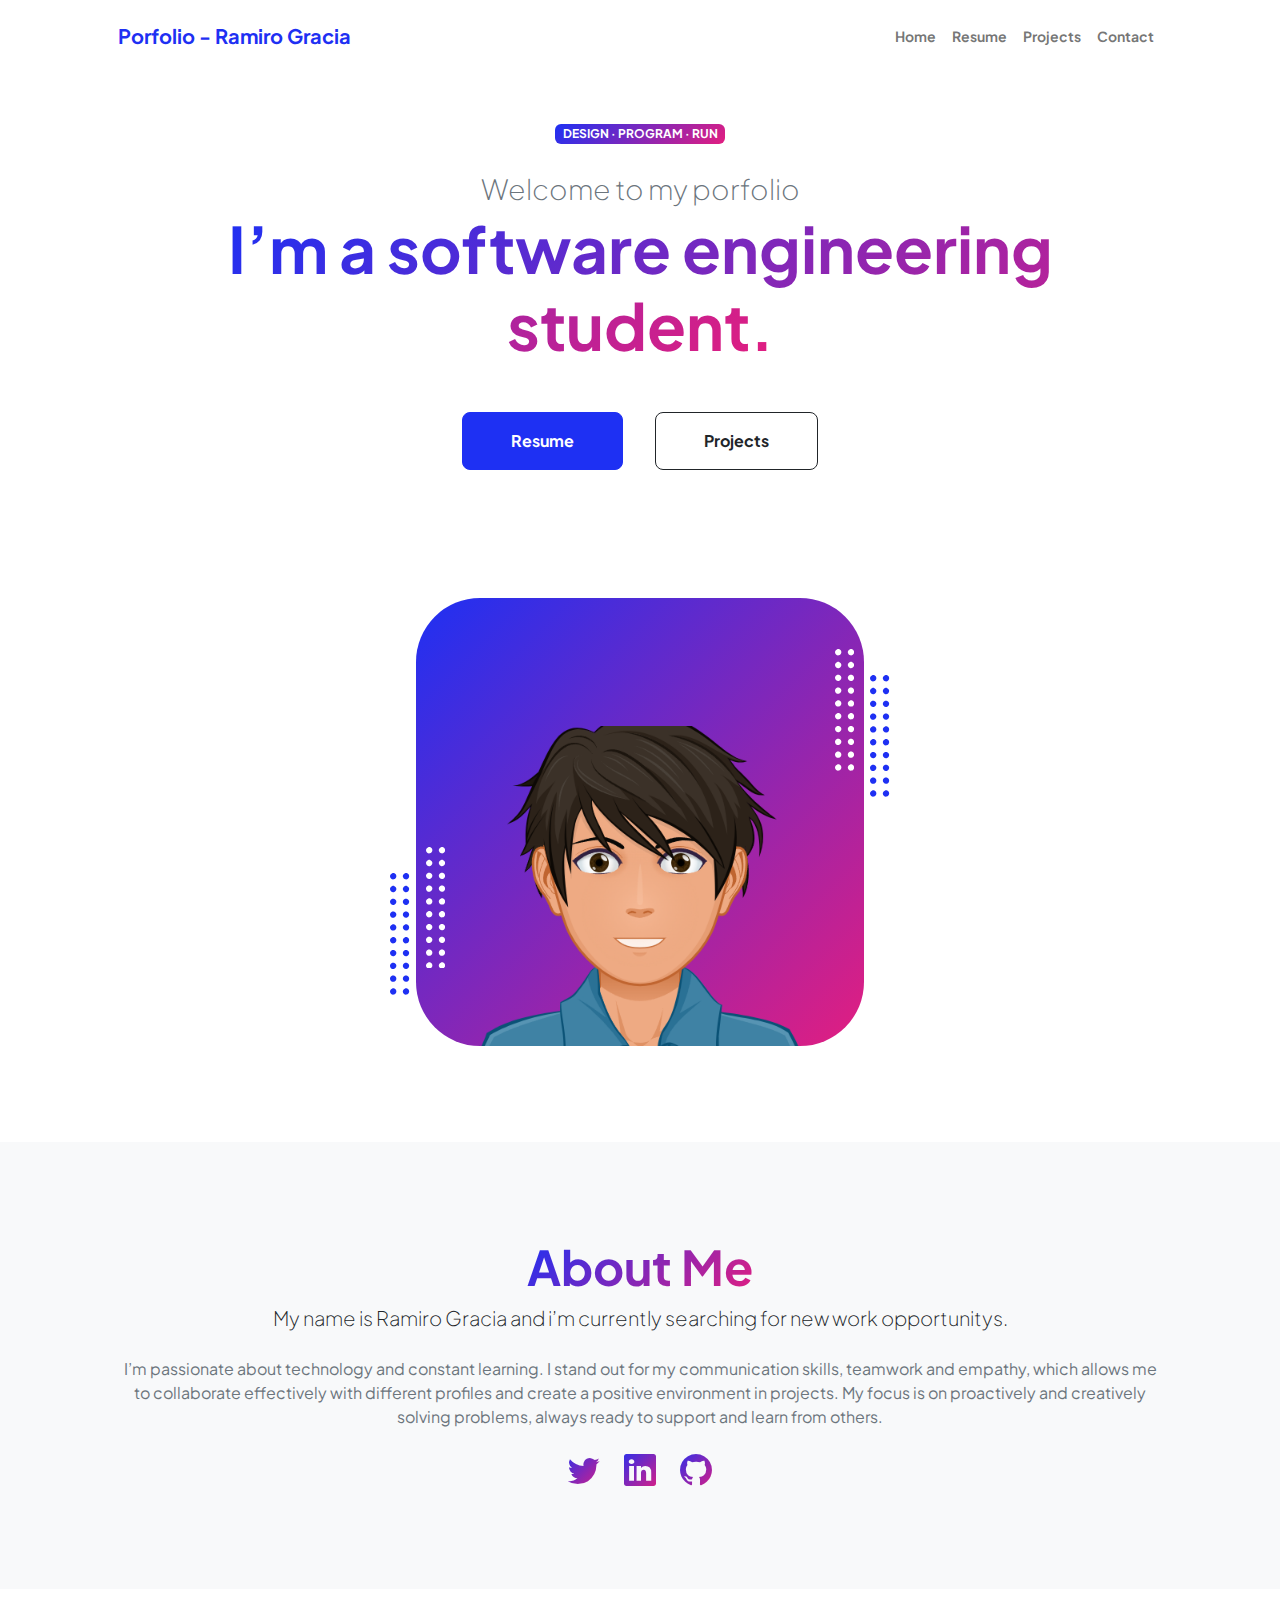
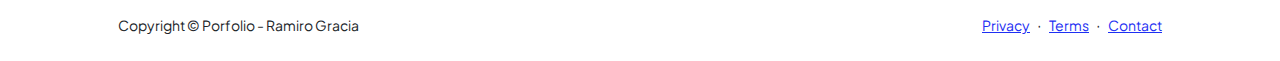
<file: index.html>
<!DOCTYPE html>
<html lang="en">
    <head>
        <meta charset="utf-8" />
        <meta name="viewport" content="width=device-width, initial-scale=1, shrink-to-fit=no" />
        <meta name="description" content="" />
        <meta name="author" content="Ramiro Gracia" />
        <title>Porfolio - Ramiro Gracia</title>
        <!-- Favicon-->
        <link rel="icon" type="image/x-icon" href="assets/favicon.ico" />
        <!-- Custom Google font-->
        <link rel="preconnect" href="https://fonts.googleapis.com" />
        <link rel="preconnect" href="https://fonts.gstatic.com" crossorigin />
        <link href="https://fonts.googleapis.com/css2?family=Plus+Jakarta+Sans:wght@100;200;300;400;500;600;700;800;900&amp;display=swap" rel="stylesheet" />
        <!-- Bootstrap icons-->
        <link href="https://cdn.jsdelivr.net/npm/bootstrap-icons@1.8.1/font/bootstrap-icons.css" rel="stylesheet" />
        <!-- Core theme CSS (includes Bootstrap)-->
        <link href="css/styles.css" rel="stylesheet" />
    </head>
    <body class="d-flex flex-column h-100">
        <main class="flex-shrink-0">
            <!-- Navigation-->
            <nav class="navbar navbar-expand-lg navbar-light bg-white py-3">
                <div class="container px-5">
                    <a class="navbar-brand" href="index.html"><span class="fw-bolder text-primary">Porfolio - Ramiro Gracia</span></a>
                    <button class="navbar-toggler" type="button" data-bs-toggle="collapse" data-bs-target="#navbarSupportedContent" aria-controls="navbarSupportedContent" aria-expanded="false" aria-label="Toggle navigation"><span class="navbar-toggler-icon"></span></button>
                    <div class="collapse navbar-collapse" id="navbarSupportedContent">
                        <ul class="navbar-nav ms-auto mb-2 mb-lg-0 small fw-bolder">
                            <li class="nav-item"><a class="nav-link" href="index.html">Home</a></li>
                            <li class="nav-item"><a class="nav-link" href="resume.html">Resume</a></li>
                            <li class="nav-item"><a class="nav-link" href="projects.html">Projects</a></li>
                            <li class="nav-item"><a class="nav-link" href="contact.html">Contact</a></li>
                        </ul>
                    </div>
                </div>
            </nav>
            <!-- Header-->
            <header class="py-5">
                <div class="container px-5 pb-5">
                    <div class="row gx-5 align-items-center">
                        <div class="col-xxl-5">
                            <!-- Header text content-->
                            <div class="text-center text-xxl-start">
                                <div class="badge bg-gradient-primary-to-secondary text-white mb-4"><div class="text-uppercase">Design &middot; Program &middot; Run</div></div>
                                <div class="fs-3 fw-light text-muted">Welcome to my porfolio</div>
                                <h1 class="display-3 fw-bolder mb-5"><span class="text-gradient d-inline">I’m a software engineering student.</span></h1>
                                <div class="d-grid gap-3 d-sm-flex justify-content-sm-center justify-content-xxl-start mb-3">
                                    <a class="btn btn-primary btn-lg px-5 py-3 me-sm-3 fs-6 fw-bolder" href="resume.html">Resume</a>
                                    <a class="btn btn-outline-dark btn-lg px-5 py-3 fs-6 fw-bolder" href="projects.html">Projects</a>
                                </div>
                            </div>
                        </div>
                        <div class="col-xxl-7">
                            <!-- Header profile picture-->
                            <div class="d-flex justify-content-center mt-5 mt-xxl-0">
                                <div class="profile bg-gradient-primary-to-secondary">
                                    <img class="profile-img" src="assets/myAvatar.png" alt="..." />
                                    <div class="dots-1">
                                        <!-- SVG Dots-->
                                        <svg version="1.1" xmlns="http://www.w3.org/2000/svg" xmlns:xlink="http://www.w3.org/1999/xlink" x="0px" y="0px" viewBox="0 0 191.6 1215.4" style="enable-background: new 0 0 191.6 1215.4" xml:space="preserve">
                                            <g transform="translate(0.000000,1280.000000) scale(0.100000,-0.100000)">
                                                <path d="M227.7,12788.6c-105-35-200-141-222-248c-43-206,163-412,369-369c155,32,275,190,260,339c-11,105-90,213-190,262        C383.7,12801.6,289.7,12808.6,227.7,12788.6z"></path>
                                                <path d="M1507.7,12788.6c-151-50-253-216-222-362c25-119,136-230,254-255c194-41,395,142,375,339c-11,105-90,213-190,262        C1663.7,12801.6,1569.7,12808.6,1507.7,12788.6z"></path>
                                                <path d="M227.7,11508.6c-105-35-200-141-222-248c-43-206,163-412,369-369c155,32,275,190,260,339c-11,105-90,213-190,262        C383.7,11521.6,289.7,11528.6,227.7,11508.6z"></path>
                                                <path d="M1507.7,11508.6c-151-50-253-216-222-362c25-119,136-230,254-255c194-41,395,142,375,339c-11,105-90,213-190,262        C1663.7,11521.6,1569.7,11528.6,1507.7,11508.6z"></path>
                                                <path d="M227.7,10228.6c-105-35-200-141-222-248c-43-206,163-412,369-369c155,32,275,190,260,339c-11,105-90,213-190,262        C383.7,10241.6,289.7,10248.6,227.7,10228.6z"></path>
                                                <path d="M1507.7,10228.6c-105-35-200-141-222-248c-43-206,163-412,369-369c155,32,275,190,260,339c-11,105-90,213-190,262        C1663.7,10241.6,1569.7,10248.6,1507.7,10228.6z"></path>
                                                <path d="M227.7,8948.6c-105-35-200-141-222-248c-43-206,163-412,369-369c155,32,275,190,260,339c-11,105-90,213-190,262        C383.7,8961.6,289.7,8968.6,227.7,8948.6z"></path>
                                                <path d="M1507.7,8948.6c-105-35-200-141-222-248c-43-206,163-412,369-369c155,32,275,190,260,339c-11,105-90,213-190,262        C1663.7,8961.6,1569.7,8968.6,1507.7,8948.6z"></path>
                                                <path d="M227.7,7668.6c-105-35-200-141-222-248c-43-206,163-412,369-369c155,32,275,190,260,339c-11,105-90,213-190,262        C383.7,7681.6,289.7,7688.6,227.7,7668.6z"></path>
                                                <path d="M1507.7,7668.6c-105-35-200-141-222-248c-43-206,163-412,369-369c155,32,275,190,260,339c-11,105-90,213-190,262        C1663.7,7681.6,1569.7,7688.6,1507.7,7668.6z"></path>
                                                <path d="M227.7,6388.6c-105-35-200-141-222-248c-43-206,163-412,369-369c155,32,275,190,260,339c-11,105-90,213-190,262        C383.7,6401.6,289.7,6408.6,227.7,6388.6z"></path>
                                                <path d="M1507.7,6388.6c-105-35-200-141-222-248c-43-206,163-412,369-369c155,32,275,190,260,339c-11,105-90,213-190,262        C1663.7,6401.6,1569.7,6408.6,1507.7,6388.6z"></path>
                                                <path d="M227.7,5108.6c-105-35-200-141-222-248c-43-206,163-412,369-369c155,32,275,190,260,339c-11,105-90,213-190,262        C383.7,5121.6,289.7,5128.6,227.7,5108.6z"></path>
                                                <path d="M1507.7,5108.6c-105-35-200-141-222-248c-43-206,163-412,369-369c155,32,275,190,260,339c-11,105-90,213-190,262        C1663.7,5121.6,1569.7,5128.6,1507.7,5108.6z"></path>
                                                <path d="M227.7,3828.6c-105-35-200-141-222-248c-43-206,163-412,369-369c155,32,275,190,260,339c-11,105-90,213-190,262        C383.7,3841.6,289.7,3848.6,227.7,3828.6z"></path>
                                                <path d="M1507.7,3828.6c-105-35-200-141-222-248c-43-206,163-412,369-369c155,32,275,190,260,339c-11,105-90,213-190,262        C1663.7,3841.6,1569.7,3848.6,1507.7,3828.6z"></path>
                                                <path d="M227.7,2548.6c-105-35-200-141-222-248c-43-206,163-412,369-369c155,32,275,190,260,339c-11,105-90,213-190,262        C383.7,2561.6,289.7,2568.6,227.7,2548.6z"></path>
                                                <path d="M1507.7,2548.6c-105-35-200-141-222-248c-43-206,163-412,369-369c155,32,275,190,260,339c-11,105-90,213-190,262        C1663.7,2561.6,1569.7,2568.6,1507.7,2548.6z"></path>
                                                <path d="M227.7,1268.6c-105-35-200-141-222-248c-43-206,163-412,369-369c155,32,275,190,260,339c-11,105-90,213-190,262        C383.7,1281.6,289.7,1288.6,227.7,1268.6z"></path>
                                                <path d="M1507.7,1268.6c-105-35-200-141-222-248c-43-206,163-412,369-369c155,32,275,190,260,339c-11,105-90,213-190,262        C1663.7,1281.6,1569.7,1288.6,1507.7,1268.6z"></path>
                                            </g>
                                        </svg>
                                        <!-- END of SVG dots-->
                                    </div>
                                    <div class="dots-2">
                                        <!-- SVG Dots-->
                                        <svg version="1.1" xmlns="http://www.w3.org/2000/svg" xmlns:xlink="http://www.w3.org/1999/xlink" x="0px" y="0px" viewBox="0 0 191.6 1215.4" style="enable-background: new 0 0 191.6 1215.4" xml:space="preserve">
                                            <g transform="translate(0.000000,1280.000000) scale(0.100000,-0.100000)">
                                                <path d="M227.7,12788.6c-105-35-200-141-222-248c-43-206,163-412,369-369c155,32,275,190,260,339c-11,105-90,213-190,262        C383.7,12801.6,289.7,12808.6,227.7,12788.6z"></path>
                                                <path d="M1507.7,12788.6c-151-50-253-216-222-362c25-119,136-230,254-255c194-41,395,142,375,339c-11,105-90,213-190,262        C1663.7,12801.6,1569.7,12808.6,1507.7,12788.6z"></path>
                                                <path d="M227.7,11508.6c-105-35-200-141-222-248c-43-206,163-412,369-369c155,32,275,190,260,339c-11,105-90,213-190,262        C383.7,11521.6,289.7,11528.6,227.7,11508.6z"></path>
                                                <path d="M1507.7,11508.6c-151-50-253-216-222-362c25-119,136-230,254-255c194-41,395,142,375,339c-11,105-90,213-190,262        C1663.7,11521.6,1569.7,11528.6,1507.7,11508.6z"></path>
                                                <path d="M227.7,10228.6c-105-35-200-141-222-248c-43-206,163-412,369-369c155,32,275,190,260,339c-11,105-90,213-190,262        C383.7,10241.6,289.7,10248.6,227.7,10228.6z"></path>
                                                <path d="M1507.7,10228.6c-105-35-200-141-222-248c-43-206,163-412,369-369c155,32,275,190,260,339c-11,105-90,213-190,262        C1663.7,10241.6,1569.7,10248.6,1507.7,10228.6z"></path>
                                                <path d="M227.7,8948.6c-105-35-200-141-222-248c-43-206,163-412,369-369c155,32,275,190,260,339c-11,105-90,213-190,262        C383.7,8961.6,289.7,8968.6,227.7,8948.6z"></path>
                                                <path d="M1507.7,8948.6c-105-35-200-141-222-248c-43-206,163-412,369-369c155,32,275,190,260,339c-11,105-90,213-190,262        C1663.7,8961.6,1569.7,8968.6,1507.7,8948.6z"></path>
                                                <path d="M227.7,7668.6c-105-35-200-141-222-248c-43-206,163-412,369-369c155,32,275,190,260,339c-11,105-90,213-190,262        C383.7,7681.6,289.7,7688.6,227.7,7668.6z"></path>
                                                <path d="M1507.7,7668.6c-105-35-200-141-222-248c-43-206,163-412,369-369c155,32,275,190,260,339c-11,105-90,213-190,262        C1663.7,7681.6,1569.7,7688.6,1507.7,7668.6z"></path>
                                                <path d="M227.7,6388.6c-105-35-200-141-222-248c-43-206,163-412,369-369c155,32,275,190,260,339c-11,105-90,213-190,262        C383.7,6401.6,289.7,6408.6,227.7,6388.6z"></path>
                                                <path d="M1507.7,6388.6c-105-35-200-141-222-248c-43-206,163-412,369-369c155,32,275,190,260,339c-11,105-90,213-190,262        C1663.7,6401.6,1569.7,6408.6,1507.7,6388.6z"></path>
                                                <path d="M227.7,5108.6c-105-35-200-141-222-248c-43-206,163-412,369-369c155,32,275,190,260,339c-11,105-90,213-190,262        C383.7,5121.6,289.7,5128.6,227.7,5108.6z"></path>
                                                <path d="M1507.7,5108.6c-105-35-200-141-222-248c-43-206,163-412,369-369c155,32,275,190,260,339c-11,105-90,213-190,262        C1663.7,5121.6,1569.7,5128.6,1507.7,5108.6z"></path>
                                                <path d="M227.7,3828.6c-105-35-200-141-222-248c-43-206,163-412,369-369c155,32,275,190,260,339c-11,105-90,213-190,262        C383.7,3841.6,289.7,3848.6,227.7,3828.6z"></path>
                                                <path d="M1507.7,3828.6c-105-35-200-141-222-248c-43-206,163-412,369-369c155,32,275,190,260,339c-11,105-90,213-190,262        C1663.7,3841.6,1569.7,3848.6,1507.7,3828.6z"></path>
                                                <path d="M227.7,2548.6c-105-35-200-141-222-248c-43-206,163-412,369-369c155,32,275,190,260,339c-11,105-90,213-190,262        C383.7,2561.6,289.7,2568.6,227.7,2548.6z"></path>
                                                <path d="M1507.7,2548.6c-105-35-200-141-222-248c-43-206,163-412,369-369c155,32,275,190,260,339c-11,105-90,213-190,262        C1663.7,2561.6,1569.7,2568.6,1507.7,2548.6z"></path>
                                                <path d="M227.7,1268.6c-105-35-200-141-222-248c-43-206,163-412,369-369c155,32,275,190,260,339c-11,105-90,213-190,262        C383.7,1281.6,289.7,1288.6,227.7,1268.6z"></path>
                                                <path d="M1507.7,1268.6c-105-35-200-141-222-248c-43-206,163-412,369-369c155,32,275,190,260,339c-11,105-90,213-190,262        C1663.7,1281.6,1569.7,1288.6,1507.7,1268.6z"></path>
                                            </g>
                                        </svg>
                                        <!-- END of SVG dots-->
                                    </div>
                                    <div class="dots-3">
                                        <!-- SVG Dots-->
                                        <svg version="1.1" xmlns="http://www.w3.org/2000/svg" xmlns:xlink="http://www.w3.org/1999/xlink" x="0px" y="0px" viewBox="0 0 191.6 1215.4" style="enable-background: new 0 0 191.6 1215.4" xml:space="preserve">
                                            <g transform="translate(0.000000,1280.000000) scale(0.100000,-0.100000)">
                                                <path d="M227.7,12788.6c-105-35-200-141-222-248c-43-206,163-412,369-369c155,32,275,190,260,339c-11,105-90,213-190,262        C383.7,12801.6,289.7,12808.6,227.7,12788.6z"></path>
                                                <path d="M1507.7,12788.6c-151-50-253-216-222-362c25-119,136-230,254-255c194-41,395,142,375,339c-11,105-90,213-190,262        C1663.7,12801.6,1569.7,12808.6,1507.7,12788.6z"></path>
                                                <path d="M227.7,11508.6c-105-35-200-141-222-248c-43-206,163-412,369-369c155,32,275,190,260,339c-11,105-90,213-190,262        C383.7,11521.6,289.7,11528.6,227.7,11508.6z"></path>
                                                <path d="M1507.7,11508.6c-151-50-253-216-222-362c25-119,136-230,254-255c194-41,395,142,375,339c-11,105-90,213-190,262        C1663.7,11521.6,1569.7,11528.6,1507.7,11508.6z"></path>
                                                <path d="M227.7,10228.6c-105-35-200-141-222-248c-43-206,163-412,369-369c155,32,275,190,260,339c-11,105-90,213-190,262        C383.7,10241.6,289.7,10248.6,227.7,10228.6z"></path>
                                                <path d="M1507.7,10228.6c-105-35-200-141-222-248c-43-206,163-412,369-369c155,32,275,190,260,339c-11,105-90,213-190,262        C1663.7,10241.6,1569.7,10248.6,1507.7,10228.6z"></path>
                                                <path d="M227.7,8948.6c-105-35-200-141-222-248c-43-206,163-412,369-369c155,32,275,190,260,339c-11,105-90,213-190,262        C383.7,8961.6,289.7,8968.6,227.7,8948.6z"></path>
                                                <path d="M1507.7,8948.6c-105-35-200-141-222-248c-43-206,163-412,369-369c155,32,275,190,260,339c-11,105-90,213-190,262        C1663.7,8961.6,1569.7,8968.6,1507.7,8948.6z"></path>
                                                <path d="M227.7,7668.6c-105-35-200-141-222-248c-43-206,163-412,369-369c155,32,275,190,260,339c-11,105-90,213-190,262        C383.7,7681.6,289.7,7688.6,227.7,7668.6z"></path>
                                                <path d="M1507.7,7668.6c-105-35-200-141-222-248c-43-206,163-412,369-369c155,32,275,190,260,339c-11,105-90,213-190,262        C1663.7,7681.6,1569.7,7688.6,1507.7,7668.6z"></path>
                                                <path d="M227.7,6388.6c-105-35-200-141-222-248c-43-206,163-412,369-369c155,32,275,190,260,339c-11,105-90,213-190,262        C383.7,6401.6,289.7,6408.6,227.7,6388.6z"></path>
                                                <path d="M1507.7,6388.6c-105-35-200-141-222-248c-43-206,163-412,369-369c155,32,275,190,260,339c-11,105-90,213-190,262        C1663.7,6401.6,1569.7,6408.6,1507.7,6388.6z"></path>
                                                <path d="M227.7,5108.6c-105-35-200-141-222-248c-43-206,163-412,369-369c155,32,275,190,260,339c-11,105-90,213-190,262        C383.7,5121.6,289.7,5128.6,227.7,5108.6z"></path>
                                                <path d="M1507.7,5108.6c-105-35-200-141-222-248c-43-206,163-412,369-369c155,32,275,190,260,339c-11,105-90,213-190,262        C1663.7,5121.6,1569.7,5128.6,1507.7,5108.6z"></path>
                                                <path d="M227.7,3828.6c-105-35-200-141-222-248c-43-206,163-412,369-369c155,32,275,190,260,339c-11,105-90,213-190,262        C383.7,3841.6,289.7,3848.6,227.7,3828.6z"></path>
                                                <path d="M1507.7,3828.6c-105-35-200-141-222-248c-43-206,163-412,369-369c155,32,275,190,260,339c-11,105-90,213-190,262        C1663.7,3841.6,1569.7,3848.6,1507.7,3828.6z"></path>
                                                <path d="M227.7,2548.6c-105-35-200-141-222-248c-43-206,163-412,369-369c155,32,275,190,260,339c-11,105-90,213-190,262        C383.7,2561.6,289.7,2568.6,227.7,2548.6z"></path>
                                                <path d="M1507.7,2548.6c-105-35-200-141-222-248c-43-206,163-412,369-369c155,32,275,190,260,339c-11,105-90,213-190,262        C1663.7,2561.6,1569.7,2568.6,1507.7,2548.6z"></path>
                                                <path d="M227.7,1268.6c-105-35-200-141-222-248c-43-206,163-412,369-369c155,32,275,190,260,339c-11,105-90,213-190,262        C383.7,1281.6,289.7,1288.6,227.7,1268.6z"></path>
                                                <path d="M1507.7,1268.6c-105-35-200-141-222-248c-43-206,163-412,369-369c155,32,275,190,260,339c-11,105-90,213-190,262        C1663.7,1281.6,1569.7,1288.6,1507.7,1268.6z"></path>
                                            </g>
                                        </svg>
                                        <!-- END of SVG dots-->
                                    </div>
                                    <div class="dots-4">
                                        <!-- SVG Dots-->
                                        <svg version="1.1" xmlns="http://www.w3.org/2000/svg" xmlns:xlink="http://www.w3.org/1999/xlink" x="0px" y="0px" viewBox="0 0 191.6 1215.4" style="enable-background: new 0 0 191.6 1215.4" xml:space="preserve">
                                            <g transform="translate(0.000000,1280.000000) scale(0.100000,-0.100000)">
                                                <path d="M227.7,12788.6c-105-35-200-141-222-248c-43-206,163-412,369-369c155,32,275,190,260,339c-11,105-90,213-190,262        C383.7,12801.6,289.7,12808.6,227.7,12788.6z"></path>
                                                <path d="M1507.7,12788.6c-151-50-253-216-222-362c25-119,136-230,254-255c194-41,395,142,375,339c-11,105-90,213-190,262        C1663.7,12801.6,1569.7,12808.6,1507.7,12788.6z"></path>
                                                <path d="M227.7,11508.6c-105-35-200-141-222-248c-43-206,163-412,369-369c155,32,275,190,260,339c-11,105-90,213-190,262        C383.7,11521.6,289.7,11528.6,227.7,11508.6z"></path>
                                                <path d="M1507.7,11508.6c-151-50-253-216-222-362c25-119,136-230,254-255c194-41,395,142,375,339c-11,105-90,213-190,262        C1663.7,11521.6,1569.7,11528.6,1507.7,11508.6z"></path>
                                                <path d="M227.7,10228.6c-105-35-200-141-222-248c-43-206,163-412,369-369c155,32,275,190,260,339c-11,105-90,213-190,262        C383.7,10241.6,289.7,10248.6,227.7,10228.6z"></path>
                                                <path d="M1507.7,10228.6c-105-35-200-141-222-248c-43-206,163-412,369-369c155,32,275,190,260,339c-11,105-90,213-190,262        C1663.7,10241.6,1569.7,10248.6,1507.7,10228.6z"></path>
                                                <path d="M227.7,8948.6c-105-35-200-141-222-248c-43-206,163-412,369-369c155,32,275,190,260,339c-11,105-90,213-190,262        C383.7,8961.6,289.7,8968.6,227.7,8948.6z"></path>
                                                <path d="M1507.7,8948.6c-105-35-200-141-222-248c-43-206,163-412,369-369c155,32,275,190,260,339c-11,105-90,213-190,262        C1663.7,8961.6,1569.7,8968.6,1507.7,8948.6z"></path>
                                                <path d="M227.7,7668.6c-105-35-200-141-222-248c-43-206,163-412,369-369c155,32,275,190,260,339c-11,105-90,213-190,262        C383.7,7681.6,289.7,7688.6,227.7,7668.6z"></path>
                                                <path d="M1507.7,7668.6c-105-35-200-141-222-248c-43-206,163-412,369-369c155,32,275,190,260,339c-11,105-90,213-190,262        C1663.7,7681.6,1569.7,7688.6,1507.7,7668.6z"></path>
                                                <path d="M227.7,6388.6c-105-35-200-141-222-248c-43-206,163-412,369-369c155,32,275,190,260,339c-11,105-90,213-190,262        C383.7,6401.6,289.7,6408.6,227.7,6388.6z"></path>
                                                <path d="M1507.7,6388.6c-105-35-200-141-222-248c-43-206,163-412,369-369c155,32,275,190,260,339c-11,105-90,213-190,262        C1663.7,6401.6,1569.7,6408.6,1507.7,6388.6z"></path>
                                                <path d="M227.7,5108.6c-105-35-200-141-222-248c-43-206,163-412,369-369c155,32,275,190,260,339c-11,105-90,213-190,262        C383.7,5121.6,289.7,5128.6,227.7,5108.6z"></path>
                                                <path d="M1507.7,5108.6c-105-35-200-141-222-248c-43-206,163-412,369-369c155,32,275,190,260,339c-11,105-90,213-190,262        C1663.7,5121.6,1569.7,5128.6,1507.7,5108.6z"></path>
                                                <path d="M227.7,3828.6c-105-35-200-141-222-248c-43-206,163-412,369-369c155,32,275,190,260,339c-11,105-90,213-190,262        C383.7,3841.6,289.7,3848.6,227.7,3828.6z"></path>
                                                <path d="M1507.7,3828.6c-105-35-200-141-222-248c-43-206,163-412,369-369c155,32,275,190,260,339c-11,105-90,213-190,262        C1663.7,3841.6,1569.7,3848.6,1507.7,3828.6z"></path>
                                                <path d="M227.7,2548.6c-105-35-200-141-222-248c-43-206,163-412,369-369c155,32,275,190,260,339c-11,105-90,213-190,262        C383.7,2561.6,289.7,2568.6,227.7,2548.6z"></path>
                                                <path d="M1507.7,2548.6c-105-35-200-141-222-248c-43-206,163-412,369-369c155,32,275,190,260,339c-11,105-90,213-190,262        C1663.7,2561.6,1569.7,2568.6,1507.7,2548.6z"></path>
                                                <path d="M227.7,1268.6c-105-35-200-141-222-248c-43-206,163-412,369-369c155,32,275,190,260,339c-11,105-90,213-190,262        C383.7,1281.6,289.7,1288.6,227.7,1268.6z"></path>
                                                <path d="M1507.7,1268.6c-105-35-200-141-222-248c-43-206,163-412,369-369c155,32,275,190,260,339c-11,105-90,213-190,262        C1663.7,1281.6,1569.7,1288.6,1507.7,1268.6z"></path>
                                            </g>
                                        </svg>
                                        <!-- END of SVG dots-->
                                    </div>
                                </div>
                            </div>
                        </div>
                    </div>
                </div>
            </header>
            <!-- About Section-->
            <section class="bg-light py-5">
                <div class="container px-5">
                    <div class="row gx-5 justify-content-center">
                        <div class="col-xxl-8">
                            <div class="text-center my-5">
                                <h2 class="display-5 fw-bolder"><span class="text-gradient d-inline">About Me</span></h2>
                                <p class="lead fw-light mb-4">My name is Ramiro Gracia and i’m currently searching for new work opportunitys.</p>
                                <p class="text-muted">I’m passionate about technology and constant learning. I stand out for my communication skills, teamwork and empathy, which allows me to collaborate effectively with different profiles and create a positive environment in projects. My focus is on proactively and creatively solving problems, always ready to support and learn from others.</p>
                                <div class="d-flex justify-content-center fs-2 gap-4">
                                    <a class="text-gradient" href="https://x.com/RamiroGracia_ok"><i class="bi bi-twitter"></i></a>
                                    <a class="text-gradient" href="https://www.linkedin.com/in/ramiro-gracia/"><i class="bi bi-linkedin"></i></a>
                                    <a class="text-gradient" href="https://github.com/ramiro-gracia"><i class="bi bi-github"></i></a>
                                </div>
                            </div>
                        </div>
                    </div>
                </div>
            </section>
        </main>
        <!-- Footer-->
        <footer class="bg-white py-4 mt-auto">
            <div class="container px-5">
                <div class="row align-items-center justify-content-between flex-column flex-sm-row">
                    <div class="col-auto"><div class="small m-0">Copyright &copy; Porfolio - Ramiro Gracia</div></div>
                    <div class="col-auto">
                        <a class="small" href="#!">Privacy</a>
                        <span class="mx-1">&middot;</span>
                        <a class="small" href="#!">Terms</a>
                        <span class="mx-1">&middot;</span>
                        <a class="small" href="contact.html">Contact</a>
                    </div>
                </div>
            </div>
        </footer>
        <!-- Bootstrap core JS-->
        <script src="https://cdn.jsdelivr.net/npm/bootstrap@5.2.3/dist/js/bootstrap.bundle.min.js"></script>
        <!-- Core theme JS-->
        <script src="js/scripts.js"></script>
    </body>
</html>
</file>
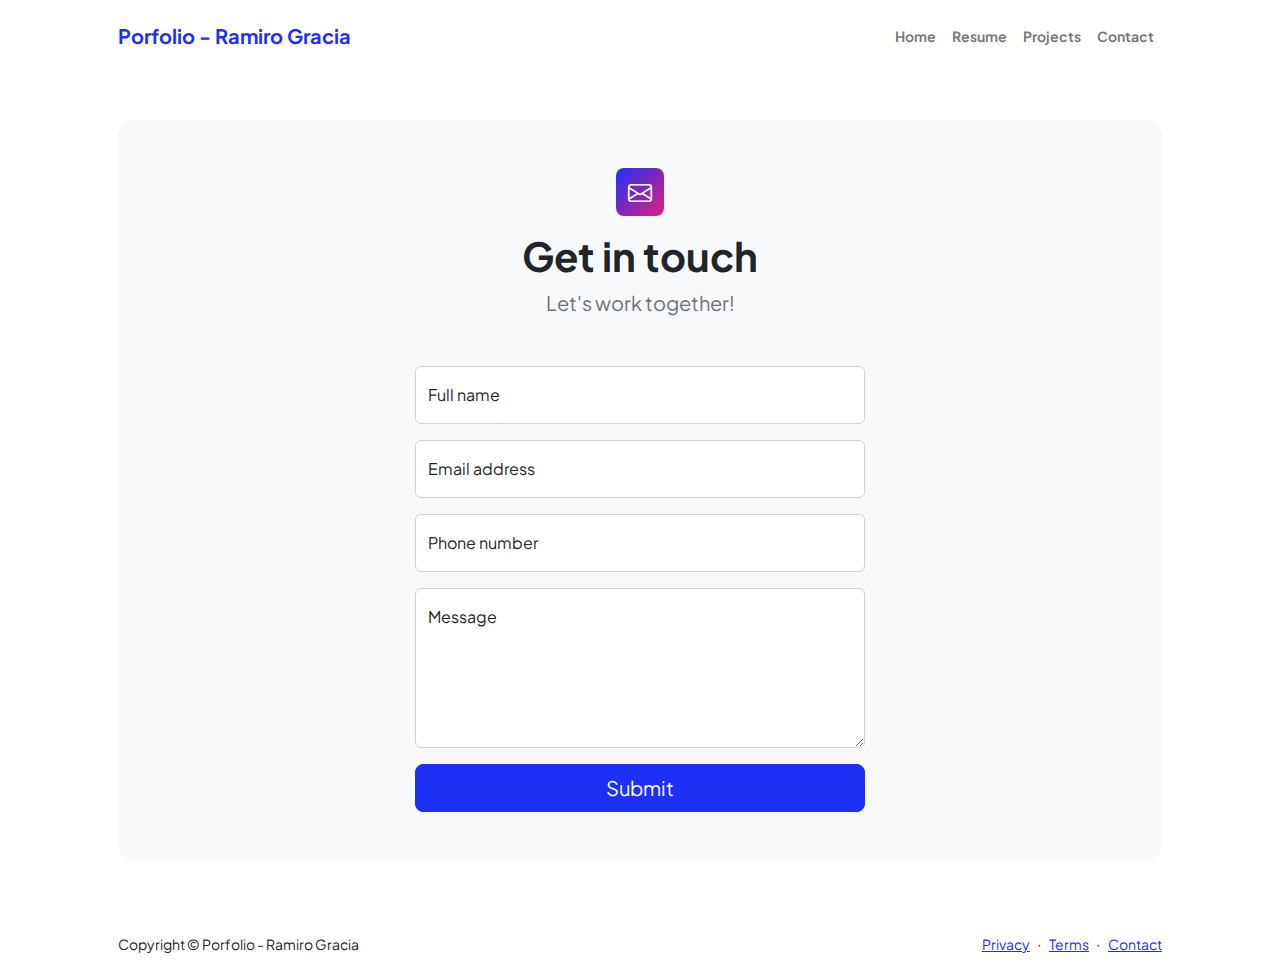
<file: contact.html>
<!DOCTYPE html>
<html lang="en">
    <head>
        <meta charset="utf-8" />
        <meta name="viewport" content="width=device-width, initial-scale=1, shrink-to-fit=no" />
        <meta name="description" content />
        <meta name="author" content />
        <title>Contact - Ramiro Gracia</title>
        <!-- Favicon-->
        <link rel="icon" type="image/x-icon" href="assets/favicon.ico" />
        <!-- Custom Google font-->
        <link rel="preconnect" href="https://fonts.googleapis.com" />
        <link rel="preconnect" href="https://fonts.gstatic.com" crossorigin />
        <link href="https://fonts.googleapis.com/css2?family=Plus+Jakarta+Sans:wght@100;200;300;400;500;600;700;800;900&amp;display=swap" rel="stylesheet" />
        <!-- Bootstrap icons-->
        <link href="https://cdn.jsdelivr.net/npm/bootstrap-icons@1.8.1/font/bootstrap-icons.css" rel="stylesheet" />
        <!-- Core theme CSS (includes Bootstrap)-->
        <link href="css/styles.css" rel="stylesheet" />
    </head>
    <body class="d-flex flex-column">
        <main class="flex-shrink-0">
            <!-- Navigation-->
            <nav class="navbar navbar-expand-lg navbar-light bg-white py-3">
                <div class="container px-5">
                    <a class="navbar-brand" href="index.html"><span class="fw-bolder text-primary">Porfolio - Ramiro Gracia</span></a>
                    <button class="navbar-toggler" type="button" data-bs-toggle="collapse" data-bs-target="#navbarSupportedContent" aria-controls="navbarSupportedContent" aria-expanded="false" aria-label="Toggle navigation"><span class="navbar-toggler-icon"></span></button>
                    <div class="collapse navbar-collapse" id="navbarSupportedContent">
                        <ul class="navbar-nav ms-auto mb-2 mb-lg-0 small fw-bolder">
                            <li class="nav-item"><a class="nav-link" href="index.html">Home</a></li>
                            <li class="nav-item"><a class="nav-link" href="resume.html">Resume</a></li>
                            <li class="nav-item"><a class="nav-link" href="projects.html">Projects</a></li>
                            <li class="nav-item"><a class="nav-link" href="contact.html">Contact</a></li>
                        </ul>
                    </div>
                </div>
            </nav>
            <!-- Page content-->
            <section class="py-5">
                <div class="container px-5">
                    <!-- Contact form-->
                    <div class="bg-light rounded-4 py-5 px-4 px-md-5">
                        <div class="text-center mb-5">
                            <div class="feature bg-primary bg-gradient-primary-to-secondary text-white rounded-3 mb-3"><i class="bi bi-envelope"></i></div>
                            <h1 class="fw-bolder">Get in touch</h1>
                            <p class="lead fw-normal text-muted mb-0">Let's work together!</p>
                        </div>
                        <div class="row gx-5 justify-content-center">
                            <div class="col-lg-8 col-xl-6">
                                <form id="contactForm" action="https://formsubmit.co/ramiro.graciia@gmail.com" method="POST">
                                    <!-- Name input-->
                                    <div class="form-floating mb-3">
                                        <input class="form-control" id="name" type="text" name="name" placeholder="Enter your name..." data-sb-validations="required" />
                                        <label for="name">Full name</label>
                                        <div class="invalid-feedback" data-sb-feedback="name:required">A name is required.</div>
                                    </div>
                                    <!-- Email address input-->
                                    <div class="form-floating mb-3">
                                        <input class="form-control" id="email" type="email" name="email" placeholder="name@example.com" data-sb-validations="required,email" />
                                        <label for="email">Email address</label>
                                        <div class="invalid-feedback" data-sb-feedback="email:required">An email is required.</div>
                                        <div class="invalid-feedback" data-sb-feedback="email:email">Email is not valid.</div>
                                    </div>
                                    <!-- Phone number input-->
                                    <div class="form-floating mb-3">
                                        <input class="form-control" id="phone" type="tel" name="tel" placeholder="(123) 456-7890" data-sb-validations="required" />
                                        <label for="phone">Phone number</label>
                                        <div class="invalid-feedback" data-sb-feedback="phone:required">A phone number is required.</div>
                                    </div>
                                    <!-- Message input-->
                                    <div class="form-floating mb-3">
                                        <textarea class="form-control" id="message" type="text" placeholder="Enter your message here..." style="height: 10rem" data-sb-validations="required"></textarea>
                                        <label for="message">Message</label>
                                        <div class="invalid-feedback" data-sb-feedback="message:required">A message is required.</div>
                                    </div>
                                    <div class="d-none" id="submitErrorMessage"><div class="text-center text-danger mb-3">Error sending message!</div></div>
                                    <!-- Submit Button-->
                                    <div class="d-grid"><button class="btn btn-primary btn-lg activate" id="submitButton" type="submit" value="Enviar">Submit</button></div>
                                </form>
                            </div>
                        </div>
                    </div>
                </div>
            </section>
        </main>
        <!-- Footer-->
        <footer class="bg-white py-4 mt-auto">
            <div class="container px-5">
                <div class="row align-items-center justify-content-between flex-column flex-sm-row">
                    <div class="col-auto"><div class="small m-0">Copyright &copy; Porfolio - Ramiro Gracia</div></div>
                    <div class="col-auto">
                        <a class="small" href="#!">Privacy</a>
                        <span class="mx-1">&middot;</span>
                        <a class="small" href="#!">Terms</a>
                        <span class="mx-1">&middot;</span>
                        <a class="small" href="#!">Contact</a>
                    </div>
                </div>
            </div>
        </footer>
        <!-- Bootstrap core JS-->
        <script src="https://cdn.jsdelivr.net/npm/bootstrap@5.2.3/dist/js/bootstrap.bundle.min.js"></script>
        <!-- Core theme JS-->
        <script src="js/scripts.js"></script>

        <script src="https://cdn.startbootstrap.com/sb-forms-latest.js"></script>
    </body>
</html>
</file>
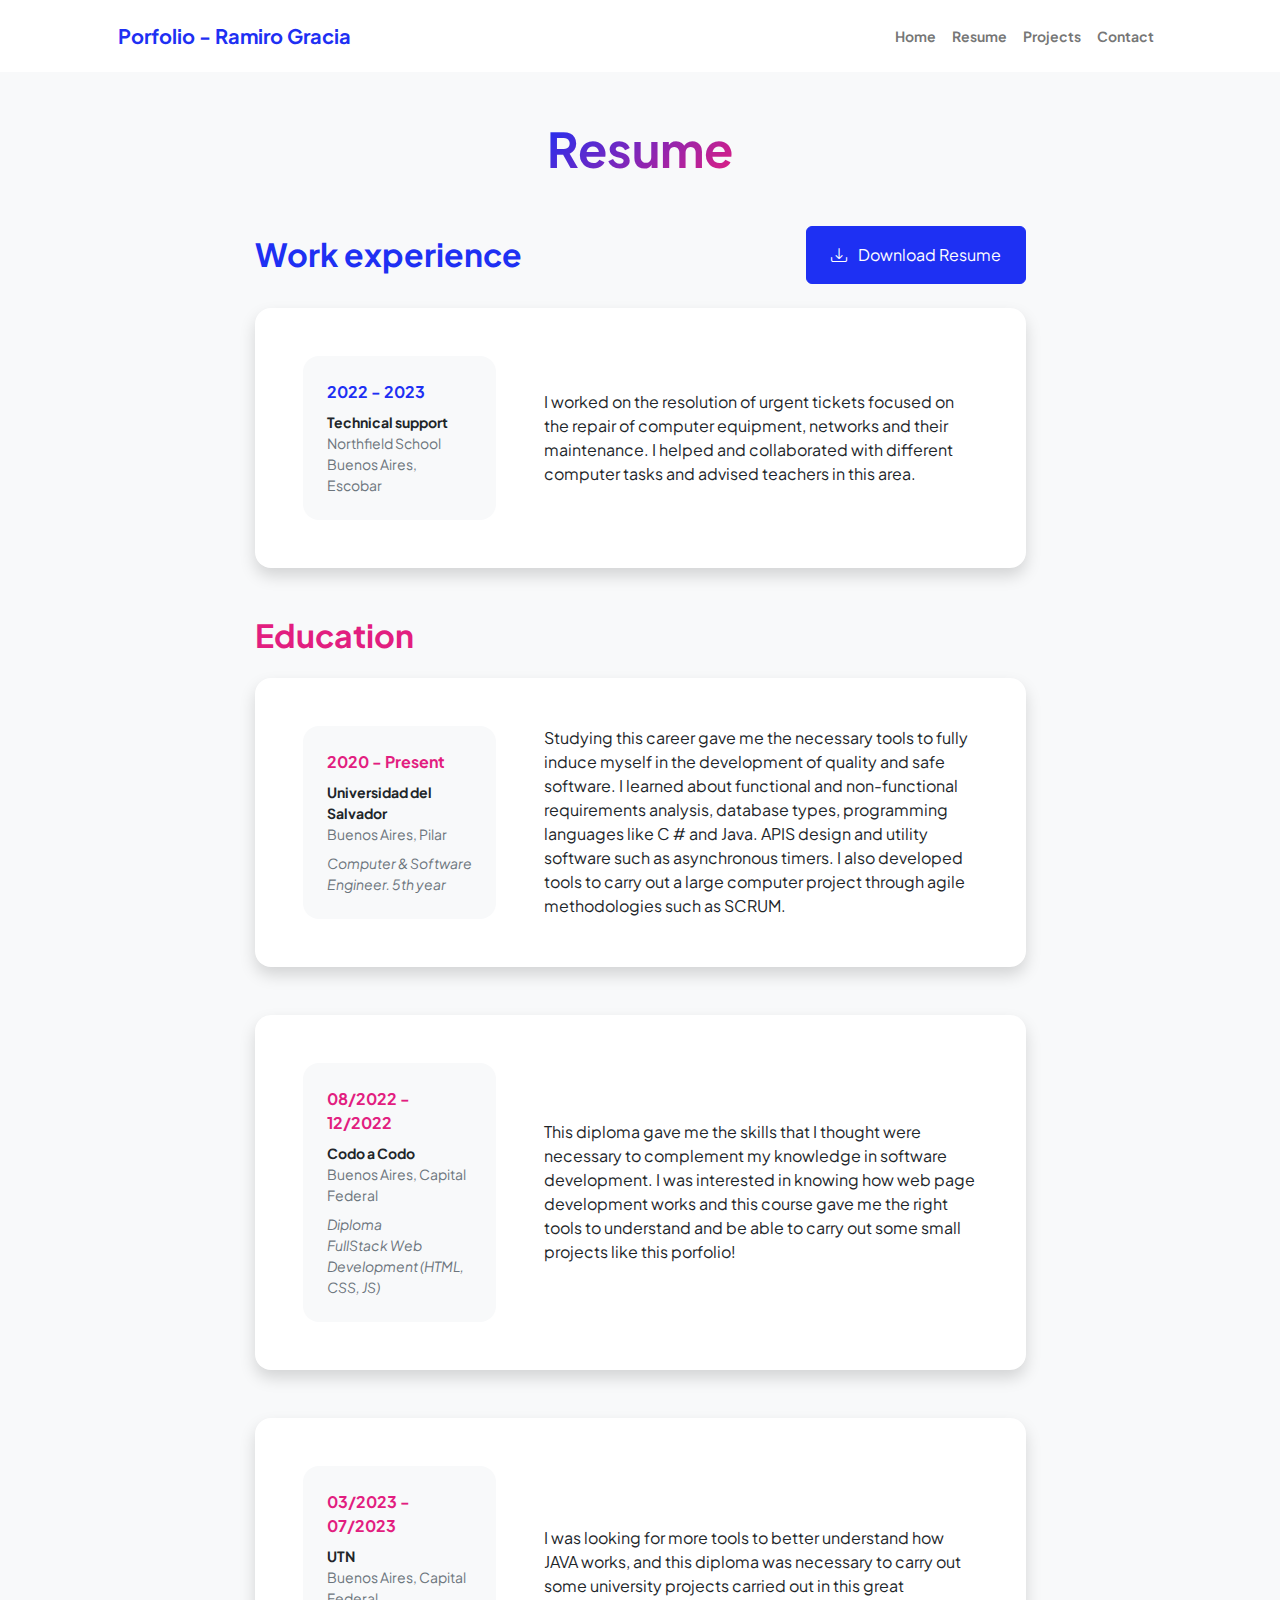
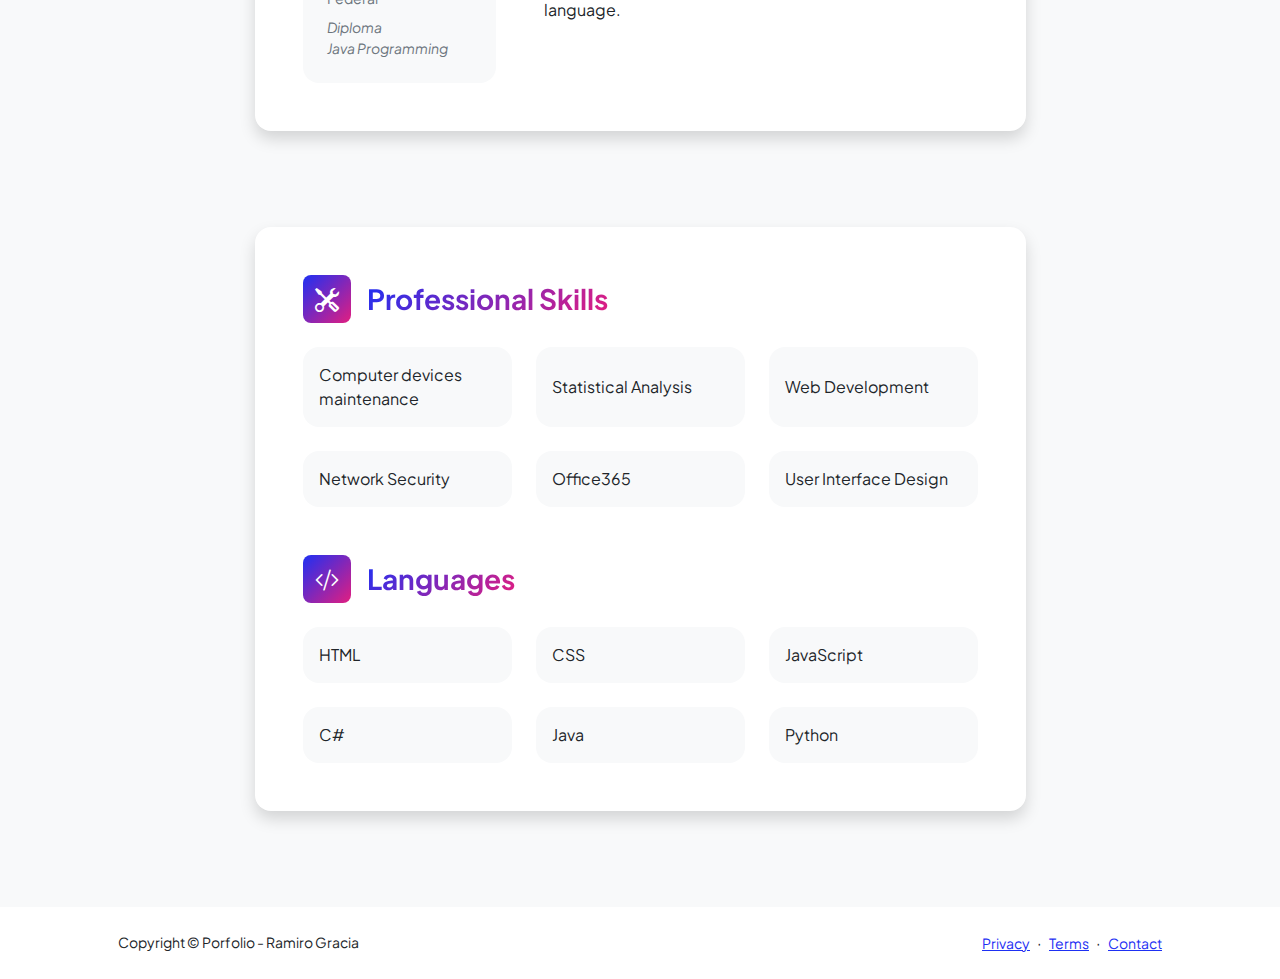
<file: resume.html>
<!DOCTYPE html>
<html lang="en">
    <head>
        <meta charset="utf-8" />
        <meta name="viewport" content="width=device-width, initial-scale=1, shrink-to-fit=no" />
        <meta name="description" content="" />
        <meta name="author" content="" />
        <title>Resume - Ramiro Gracia</title>
        <!-- Favicon-->
        <link rel="icon" type="image/x-icon" href="assets/favicon.ico" />
        <!-- Custom Google font-->
        <link rel="preconnect" href="https://fonts.googleapis.com" />
        <link rel="preconnect" href="https://fonts.gstatic.com" crossorigin />
        <link href="https://fonts.googleapis.com/css2?family=Plus+Jakarta+Sans:wght@100;200;300;400;500;600;700;800;900&amp;display=swap" rel="stylesheet" />
        <!-- Bootstrap icons-->
        <link href="https://cdn.jsdelivr.net/npm/bootstrap-icons@1.8.1/font/bootstrap-icons.css" rel="stylesheet" />
        <!-- Core theme CSS (includes Bootstrap)-->
        <link href="css/styles.css" rel="stylesheet" />
    </head>
    <body class="d-flex flex-column h-100 bg-light">
        <main class="flex-shrink-0">
            <!-- Navigation-->
            <nav class="navbar navbar-expand-lg navbar-light bg-white py-3">
                <div class="container px-5">
                    <a class="navbar-brand" href="index.html"><span class="fw-bolder text-primary">Porfolio - Ramiro Gracia</span></a>
                    <button class="navbar-toggler" type="button" data-bs-toggle="collapse" data-bs-target="#navbarSupportedContent" aria-controls="navbarSupportedContent" aria-expanded="false" aria-label="Toggle navigation"><span class="navbar-toggler-icon"></span></button>
                    <div class="collapse navbar-collapse" id="navbarSupportedContent">
                        <ul class="navbar-nav ms-auto mb-2 mb-lg-0 small fw-bolder">
                            <li class="nav-item"><a class="nav-link" href="index.html">Home</a></li>
                            <li class="nav-item"><a class="nav-link" href="resume.html">Resume</a></li>
                            <li class="nav-item"><a class="nav-link" href="projects.html">Projects</a></li>
                            <li class="nav-item"><a class="nav-link" href="contact.html">Contact</a></li>
                        </ul>
                    </div>
                </div>
            </nav>
            <!-- Page Content-->
            <div class="container px-5 my-5">
                <div class="text-center mb-5">
                    <h1 class="display-5 fw-bolder mb-0"><span class="text-gradient d-inline">Resume</span></h1>
                </div>
                <div class="row gx-5 justify-content-center">
                    <div class="col-lg-11 col-xl-9 col-xxl-8">
                        <!-- Experience Section-->
                        <section>
                            <div class="d-flex align-items-center justify-content-between mb-4">
                                <h2 class="text-primary fw-bolder mb-0">Work experience</h2>
                                <!-- Download resume button-->
                                <!-- Note: Set the link href target to a PDF file within your project-->
                                <a class="btn btn-primary px-4 py-3" href="assets/CV-RamiroGracia-English.pdf">
                                    <div class="d-inline-block bi bi-download me-2"></div>
                                    Download Resume
                                </a>
                            </div>
                            <!-- Experience Card 1-->
                            <div class="card shadow border-0 rounded-4 mb-5">
                                <div class="card-body p-5">
                                    <div class="row align-items-center gx-5">
                                        <div class="col text-center text-lg-start mb-4 mb-lg-0">
                                            <div class="bg-light p-4 rounded-4">
                                                <div class="text-primary fw-bolder mb-2">2022 - 2023</div>
                                                <div class="small fw-bolder"> Technical support</div>
                                                <div class="small text-muted">Northfield School</div>
                                                <div class="small text-muted">Buenos Aires, Escobar</div>
                                            </div>
                                        </div>
                                        <div class="col-lg-8"><div>I worked on the resolution of urgent tickets focused on the repair of computer equipment, networks and their maintenance. I helped and collaborated with different computer tasks and advised teachers in this area.</div></div>
                                    </div>
                                </div>
                            </div>
                        </section>
                        <!-- Education Section-->
                        <section>
                            <h2 class="text-secondary fw-bolder mb-4">Education</h2>
                            <!-- Education Card 1-->
                            <div class="card shadow border-0 rounded-4 mb-5">
                                <div class="card-body p-5">
                                    <div class="row align-items-center gx-5">
                                        <div class="col text-center text-lg-start mb-4 mb-lg-0">
                                            <div class="bg-light p-4 rounded-4">
                                                <div class="text-secondary fw-bolder mb-2">2020 - Present</div>
                                                <div class="mb-2">
                                                    <div class="small fw-bolder">Universidad del Salvador</div>
                                                    <div class="small text-muted">Buenos Aires, Pilar</div>
                                                </div>
                                                <div class="fst-italic">
                                                    <div class="small text-muted">Computer & Software</div>
                                                    <div class="small text-muted">Engineer. 5th year</div>
                                                </div>
                                            </div>
                                        </div>
                                        <div class="col-lg-8"><div>Studying this career gave me the necessary tools to fully induce myself in the development of quality and safe software. I learned about functional and non-functional requirements analysis, database types, programming languages like C # and Java. APIS design and utility software such as asynchronous timers. I also developed tools to carry out a large computer project through agile methodologies such as SCRUM.</div></div>
                                    </div>
                                </div>
                            </div>
                            <!-- Education Card 2-->
                            <div class="card shadow border-0 rounded-4 mb-5">
                                <div class="card-body p-5">
                                    <div class="row align-items-center gx-5">
                                        <div class="col text-center text-lg-start mb-4 mb-lg-0">
                                            <div class="bg-light p-4 rounded-4">
                                                <div class="text-secondary fw-bolder mb-2">08/2022 - 12/2022</div>
                                                <div class="mb-2">
                                                    <div class="small fw-bolder">Codo a Codo</div>
                                                    <div class="small text-muted">Buenos Aires, Capital  Federal</div>
                                                </div>
                                                <div class="fst-italic">
                                                    <div class="small text-muted">Diploma</div>
                                                    <div class="small text-muted">FullStack Web Development (HTML, CSS, JS)</div>
                                                </div>
                                            </div>
                                        </div>
                                        <div class="col-lg-8"><div>This diploma gave me the skills that I thought were necessary to complement my knowledge in software development. I was interested in knowing how web page development works and this course gave me the right tools to understand and be able to carry out some small projects like this porfolio!</div></div>
                                    </div>
                                </div>
                            </div>
                              <!-- Education Card 3-->
                              <div class="card shadow border-0 rounded-4 mb-5">
                                <div class="card-body p-5">
                                    <div class="row align-items-center gx-5">
                                        <div class="col text-center text-lg-start mb-4 mb-lg-0">
                                            <div class="bg-light p-4 rounded-4">
                                                <div class="text-secondary fw-bolder mb-2">03/2023 - 07/2023</div>
                                                <div class="mb-2">
                                                    <div class="small fw-bolder">UTN</div>
                                                    <div class="small text-muted">Buenos Aires, Capital  Federal</div>
                                                </div>
                                                <div class="fst-italic">
                                                    <div class="small text-muted">Diploma</div>
                                                    <div class="small text-muted">Java Programming</div>
                                                </div>
                                            </div>
                                        </div>
                                        <div class="col-lg-8"><div>I was looking for more tools to better understand how JAVA works, and this diploma was necessary to carry out some university projects carried out in this great language.</div></div>
                                    </div>
                                </div>
                            </div>
                        </section>
                        <!-- Divider-->
                        <div class="pb-5"></div>
                        <!-- Skills Section-->
                        <section>
                            <!-- Skillset Card-->
                            <div class="card shadow border-0 rounded-4 mb-5">
                                <div class="card-body p-5">
                                    <!-- Professional skills list-->
                                    <div class="mb-5">
                                        <div class="d-flex align-items-center mb-4">
                                            <div class="feature bg-primary bg-gradient-primary-to-secondary text-white rounded-3 me-3"><i class="bi bi-tools"></i></div>
                                            <h3 class="fw-bolder mb-0"><span class="text-gradient d-inline">Professional Skills</span></h3>
                                        </div>
                                        <div class="row row-cols-1 row-cols-md-3 mb-4">
                                            <div class="col mb-4 mb-md-0"><div class="d-flex align-items-center bg-light rounded-4 p-3 h-100">Computer devices maintenance</div></div>
                                            <div class="col mb-4 mb-md-0"><div class="d-flex align-items-center bg-light rounded-4 p-3 h-100">Statistical Analysis</div></div>
                                            <div class="col"><div class="d-flex align-items-center bg-light rounded-4 p-3 h-100">Web Development</div></div>
                                        </div>
                                        <div class="row row-cols-1 row-cols-md-3">
                                            <div class="col mb-4 mb-md-0"><div class="d-flex align-items-center bg-light rounded-4 p-3 h-100">Network Security</div></div>
                                            <div class="col mb-4 mb-md-0"><div class="d-flex align-items-center bg-light rounded-4 p-3 h-100">Office365</div></div>
                                            <div class="col"><div class="d-flex align-items-center bg-light rounded-4 p-3 h-100">User Interface Design</div></div>
                                        </div>
                                    </div>
                                    <!-- Languages list-->
                                    <div class="mb-0">
                                        <div class="d-flex align-items-center mb-4">
                                            <div class="feature bg-primary bg-gradient-primary-to-secondary text-white rounded-3 me-3"><i class="bi bi-code-slash"></i></div>
                                            <h3 class="fw-bolder mb-0"><span class="text-gradient d-inline">Languages</span></h3>
                                        </div>
                                        <div class="row row-cols-1 row-cols-md-3 mb-4">
                                            <div class="col mb-4 mb-md-0"><div class="d-flex align-items-center bg-light rounded-4 p-3 h-100">HTML</div></div>
                                            <div class="col mb-4 mb-md-0"><div class="d-flex align-items-center bg-light rounded-4 p-3 h-100">CSS</div></div>
                                            <div class="col"><div class="d-flex align-items-center bg-light rounded-4 p-3 h-100">JavaScript</div></div>
                                        </div>
                                        <div class="row row-cols-1 row-cols-md-3">
                                            <div class="col mb-4 mb-md-0"><div class="d-flex align-items-center bg-light rounded-4 p-3 h-100">C#</div></div>
                                            <div class="col mb-4 mb-md-0"><div class="d-flex align-items-center bg-light rounded-4 p-3 h-100">Java</div></div>
                                            <div class="col"><div class="d-flex align-items-center bg-light rounded-4 p-3 h-100">Python</div></div>
                                        </div>
                                    </div>
                                </div>
                            </div>
                        </section>
                    </div>
                </div>
            </div>
        </main>
        <!-- Footer-->
        <footer class="bg-white py-4 mt-auto">
            <div class="container px-5">
                <div class="row align-items-center justify-content-between flex-column flex-sm-row">
                    <div class="col-auto"><div class="small m-0">Copyright &copy; Porfolio - Ramiro Gracia</div></div>
                    <div class="col-auto">
                        <a class="small" href="#!">Privacy</a>
                        <span class="mx-1">&middot;</span>
                        <a class="small" href="#!">Terms</a>
                        <span class="mx-1">&middot;</span>
                        <a class="small" href="#!">Contact</a>
                    </div>
                </div>
            </div>
        </footer>
        <!-- Bootstrap core JS-->
        <script src="https://cdn.jsdelivr.net/npm/bootstrap@5.2.3/dist/js/bootstrap.bundle.min.js"></script>
        <!-- Core theme JS-->
        <script src="js/scripts.js"></script>
    </body>
</html>
</file>
<file: css/styles.css>
@charset "UTF-8";

:root {
  --bs-blue: #1e30f3;
  --bs-indigo: #6610f2;
  --bs-purple: #6f42c1;
  --bs-pink: #e21e80;
  --bs-red: #dc3545;
  --bs-orange: #fd7e14;
  --bs-yellow: #ffc107;
  --bs-green: #198754;
  --bs-teal: #20c997;
  --bs-cyan: #0dcaf0;
  --bs-black: #000;
  --bs-white: #fff;
  --bs-gray: #6c757d;
  --bs-gray-dark: #343a40;
  --bs-gray-100: #f8f9fa;
  --bs-gray-200: #e9ecef;
  --bs-gray-300: #dee2e6;
  --bs-gray-400: #ced4da;
  --bs-gray-500: #adb5bd;
  --bs-gray-600: #6c757d;
  --bs-gray-700: #495057;
  --bs-gray-800: #343a40;
  --bs-gray-900: #212529;
  --bs-primary: #1e30f3;
  --bs-secondary: #e21e80;
  --bs-success: #198754;
  --bs-info: #0dcaf0;
  --bs-warning: #ffc107;
  --bs-danger: #dc3545;
  --bs-light: #f8f9fa;
  --bs-dark: #212529;
  --bs-primary-rgb: 30, 48, 243;
  --bs-secondary-rgb: 226, 30, 128;
  --bs-success-rgb: 25, 135, 84;
  --bs-info-rgb: 13, 202, 240;
  --bs-warning-rgb: 255, 193, 7;
  --bs-danger-rgb: 220, 53, 69;
  --bs-light-rgb: 248, 249, 250;
  --bs-dark-rgb: 33, 37, 41;
  --bs-white-rgb: 255, 255, 255;
  --bs-black-rgb: 0, 0, 0;
  --bs-body-color-rgb: 33, 37, 41;
  --bs-body-bg-rgb: 255, 255, 255;
  --bs-font-sans-serif: "Plus Jakarta Sans";
  --bs-font-monospace: SFMono-Regular, Menlo, Monaco, Consolas, "Liberation Mono", "Courier New", monospace;
  --bs-gradient: linear-gradient(180deg, rgba(255, 255, 255, 0.15), rgba(255, 255, 255, 0));
  --bs-body-font-family: var(--bs-font-sans-serif);
  --bs-body-font-size: 1rem;
  --bs-body-font-weight: 400;
  --bs-body-line-height: 1.5;
  --bs-body-color: #212529;
  --bs-body-bg: #fff;
  --bs-border-width: 1px;
  --bs-border-style: solid;
  --bs-border-color: #dee2e6;
  --bs-border-color-translucent: rgba(0, 0, 0, 0.175);
  --bs-border-radius: 0.375rem;
  --bs-border-radius-sm: 0.25rem;
  --bs-border-radius-lg: 0.5rem;
  --bs-border-radius-xl: 1rem;
  --bs-border-radius-2xl: 2rem;
  --bs-border-radius-pill: 50rem;
  --bs-link-color: #1e30f3;
  --bs-link-hover-color: #1826c2;
  --bs-code-color: #e21e80;
  --bs-highlight-bg: #fff3cd;
}

*,
*::before,
*::after {
  box-sizing: border-box;
}

@media (prefers-reduced-motion: no-preference) {
  :root {
    scroll-behavior: smooth;
  }
}

body {
  margin: 0;
  font-family: var(--bs-body-font-family);
  font-size: var(--bs-body-font-size);
  font-weight: var(--bs-body-font-weight);
  line-height: var(--bs-body-line-height);
  color: var(--bs-body-color);
  text-align: var(--bs-body-text-align);
  background-color: var(--bs-body-bg);
  -webkit-text-size-adjust: 100%;
  -webkit-tap-highlight-color: rgba(0, 0, 0, 0);
}

hr {
  margin: 1rem 0;
  color: inherit;
  border: 0;
  border-top: 1px solid;
  opacity: 0.25;
}

h6, .h6, h5, .h5, h4, .h4, h3, .h3, h2, .h2, h1, .h1 {
  margin-top: 0;
  margin-bottom: 0.5rem;
  font-weight: 500;
  line-height: 1.2;
}

h1, .h1 {
  font-size: calc(1.375rem + 1.5vw);
}
@media (min-width: 1200px) {
  h1, .h1 {
    font-size: 2.5rem;
  }
}

h2, .h2 {
  font-size: calc(1.325rem + 0.9vw);
}
@media (min-width: 1200px) {
  h2, .h2 {
    font-size: 2rem;
  }
}

h3, .h3 {
  font-size: calc(1.3rem + 0.6vw);
}
@media (min-width: 1200px) {
  h3, .h3 {
    font-size: 1.75rem;
  }
}

h4, .h4 {
  font-size: calc(1.275rem + 0.3vw);
}
@media (min-width: 1200px) {
  h4, .h4 {
    font-size: 1.5rem;
  }
}

h5, .h5 {
  font-size: 1.25rem;
}

h6, .h6 {
  font-size: 1rem;
}

p {
  margin-top: 0;
  margin-bottom: 1rem;
}

abbr[title] {
  -webkit-text-decoration: underline dotted;
          text-decoration: underline dotted;
  cursor: help;
  -webkit-text-decoration-skip-ink: none;
          text-decoration-skip-ink: none;
}

address {
  margin-bottom: 1rem;
  font-style: normal;
  line-height: inherit;
}

ol,
ul {
  padding-left: 2rem;
}

ol,
ul,
dl {
  margin-top: 0;
  margin-bottom: 1rem;
}

ol ol,
ul ul,
ol ul,
ul ol {
  margin-bottom: 0;
}

dt {
  font-weight: 700;
}

dd {
  margin-bottom: 0.5rem;
  margin-left: 0;
}

blockquote {
  margin: 0 0 1rem;
}

b,
strong {
  font-weight: bolder;
}

small, .small {
  font-size: 0.875em;
}

mark, .mark {
  padding: 0.1875em;
  background-color: var(--bs-highlight-bg);
}

sub,
sup {
  position: relative;
  font-size: 0.75em;
  line-height: 0;
  vertical-align: baseline;
}

sub {
  bottom: -0.25em;
}

sup {
  top: -0.5em;
}

a {
  color: var(--bs-link-color);
  text-decoration: underline;
}
a:hover {
  color: var(--bs-link-hover-color);
}

a:not([href]):not([class]), a:not([href]):not([class]):hover {
  color: inherit;
  text-decoration: none;
}

pre,
code,
kbd,
samp {
  font-family: var(--bs-font-monospace);
  font-size: 1em;
}

pre {
  display: block;
  margin-top: 0;
  margin-bottom: 1rem;
  overflow: auto;
  font-size: 0.875em;
}
pre code {
  font-size: inherit;
  color: inherit;
  word-break: normal;
}

code {
  font-size: 0.875em;
  color: var(--bs-code-color);
  word-wrap: break-word;
}
a > code {
  color: inherit;
}

kbd {
  padding: 0.1875rem 0.375rem;
  font-size: 0.875em;
  color: var(--bs-body-bg);
  background-color: var(--bs-body-color);
  border-radius: 0.25rem;
}
kbd kbd {
  padding: 0;
  font-size: 1em;
}

figure {
  margin: 0 0 1rem;
}

img,
svg {
  vertical-align: middle;
}

table {
  caption-side: bottom;
  border-collapse: collapse;
}

caption {
  padding-top: 0.5rem;
  padding-bottom: 0.5rem;
  color: #6c757d;
  text-align: left;
}

th {
  text-align: inherit;
  text-align: -webkit-match-parent;
}

thead,
tbody,
tfoot,
tr,
td,
th {
  border-color: inherit;
  border-style: solid;
  border-width: 0;
}

label {
  display: inline-block;
}

button {
  border-radius: 0;
}

button:focus:not(:focus-visible) {
  outline: 0;
}

input,
button,
select,
optgroup,
textarea {
  margin: 0;
  font-family: inherit;
  font-size: inherit;
  line-height: inherit;
}

button,
select {
  text-transform: none;
}

[role=button] {
  cursor: pointer;
}

select {
  word-wrap: normal;
}
select:disabled {
  opacity: 1;
}

[list]:not([type=date]):not([type=datetime-local]):not([type=month]):not([type=week]):not([type=time])::-webkit-calendar-picker-indicator {
  display: none !important;
}

button,
[type=button],
[type=reset],
[type=submit] {
  -webkit-appearance: button;
}
button:not(:disabled),
[type=button]:not(:disabled),
[type=reset]:not(:disabled),
[type=submit]:not(:disabled) {
  cursor: pointer;
}

::-moz-focus-inner {
  padding: 0;
  border-style: none;
}

textarea {
  resize: vertical;
}

fieldset {
  min-width: 0;
  padding: 0;
  margin: 0;
  border: 0;
}

legend {
  float: left;
  width: 100%;
  padding: 0;
  margin-bottom: 0.5rem;
  font-size: calc(1.275rem + 0.3vw);
  line-height: inherit;
}
@media (min-width: 1200px) {
  legend {
    font-size: 1.5rem;
  }
}
legend + * {
  clear: left;
}

::-webkit-datetime-edit-fields-wrapper,
::-webkit-datetime-edit-text,
::-webkit-datetime-edit-minute,
::-webkit-datetime-edit-hour-field,
::-webkit-datetime-edit-day-field,
::-webkit-datetime-edit-month-field,
::-webkit-datetime-edit-year-field {
  padding: 0;
}

::-webkit-inner-spin-button {
  height: auto;
}

[type=search] {
  outline-offset: -2px;
  -webkit-appearance: textfield;
}

/* rtl:raw:
[type="tel"],
[type="url"],
[type="email"],
[type="number"] {
  direction: ltr;
}
*/
::-webkit-search-decoration {
  -webkit-appearance: none;
}

::-webkit-color-swatch-wrapper {
  padding: 0;
}

::file-selector-button {
  font: inherit;
  -webkit-appearance: button;
}

output {
  display: inline-block;
}

iframe {
  border: 0;
}

summary {
  display: list-item;
  cursor: pointer;
}

progress {
  vertical-align: baseline;
}

[hidden] {
  display: none !important;
}

.lead {
  font-size: 1.25rem;
  font-weight: 300;
}

.display-1 {
  font-size: calc(1.625rem + 4.5vw);
  font-weight: 300;
  line-height: 1.2;
}
@media (min-width: 1200px) {
  .display-1 {
    font-size: 5rem;
  }
}

.display-2 {
  font-size: calc(1.575rem + 3.9vw);
  font-weight: 300;
  line-height: 1.2;
}
@media (min-width: 1200px) {
  .display-2 {
    font-size: 4.5rem;
  }
}

.display-3 {
  font-size: calc(1.525rem + 3.3vw);
  font-weight: 300;
  line-height: 1.2;
}
@media (min-width: 1200px) {
  .display-3 {
    font-size: 4rem;
  }
}

.display-4 {
  font-size: calc(1.475rem + 2.7vw);
  font-weight: 300;
  line-height: 1.2;
}
@media (min-width: 1200px) {
  .display-4 {
    font-size: 3.5rem;
  }
}

.display-5 {
  font-size: calc(1.425rem + 2.1vw);
  font-weight: 300;
  line-height: 1.2;
}
@media (min-width: 1200px) {
  .display-5 {
    font-size: 3rem;
  }
}

.display-6 {
  font-size: calc(1.375rem + 1.5vw);
  font-weight: 300;
  line-height: 1.2;
}
@media (min-width: 1200px) {
  .display-6 {
    font-size: 2.5rem;
  }
}

.list-unstyled {
  padding-left: 0;
  list-style: none;
}

.list-inline {
  padding-left: 0;
  list-style: none;
}

.list-inline-item {
  display: inline-block;
}
.list-inline-item:not(:last-child) {
  margin-right: 0.5rem;
}

.initialism {
  font-size: 0.875em;
  text-transform: uppercase;
}

.blockquote {
  margin-bottom: 1rem;
  font-size: 1.25rem;
}
.blockquote > :last-child {
  margin-bottom: 0;
}

.blockquote-footer {
  margin-top: -1rem;
  margin-bottom: 1rem;
  font-size: 0.875em;
  color: #6c757d;
}
.blockquote-footer::before {
  content: "— ";
}

.img-fluid {
  max-width: 100%;
  height: auto;
}

.img-thumbnail {
  padding: 0.25rem;
  background-color: #fff;
  border: 1px solid var(--bs-border-color);
  border-radius: 0.375rem;
  max-width: 100%;
  height: auto;
}

.figure {
  display: inline-block;
}

.figure-img {
  margin-bottom: 0.5rem;
  line-height: 1;
}

.figure-caption {
  font-size: 0.875em;
  color: #6c757d;
}

.container,
.container-fluid,
.container-xxl,
.container-xl,
.container-lg,
.container-md,
.container-sm {
  --bs-gutter-x: 1.5rem;
  --bs-gutter-y: 0;
  width: 100%;
  padding-right: calc(var(--bs-gutter-x) * 0.5);
  padding-left: calc(var(--bs-gutter-x) * 0.5);
  margin-right: auto;
  margin-left: auto;
}

@media (min-width: 576px) {
  .container-sm, .container {
    max-width: 540px;
  }
}
@media (min-width: 768px) {
  .container-md, .container-sm, .container {
    max-width: 720px;
  }
}
@media (min-width: 992px) {
  .container-lg, .container-md, .container-sm, .container {
    max-width: 960px;
  }
}
@media (min-width: 1200px) {
  .container-xl, .container-lg, .container-md, .container-sm, .container {
    max-width: 1140px;
  }
}
@media (min-width: 1400px) {
  .container-xxl, .container-xl, .container-lg, .container-md, .container-sm, .container {
    max-width: 1320px;
  }
}
.row {
  --bs-gutter-x: 1.5rem;
  --bs-gutter-y: 0;
  display: flex;
  flex-wrap: wrap;
  margin-top: calc(-1 * var(--bs-gutter-y));
  margin-right: calc(-0.5 * var(--bs-gutter-x));
  margin-left: calc(-0.5 * var(--bs-gutter-x));
}
.row > * {
  flex-shrink: 0;
  width: 100%;
  max-width: 100%;
  padding-right: calc(var(--bs-gutter-x) * 0.5);
  padding-left: calc(var(--bs-gutter-x) * 0.5);
  margin-top: var(--bs-gutter-y);
}

.col {
  flex: 1 0 0%;
}

.row-cols-auto > * {
  flex: 0 0 auto;
  width: auto;
}

.row-cols-1 > * {
  flex: 0 0 auto;
  width: 100%;
}

.row-cols-2 > * {
  flex: 0 0 auto;
  width: 50%;
}

.row-cols-3 > * {
  flex: 0 0 auto;
  width: 33.3333333333%;
}

.row-cols-4 > * {
  flex: 0 0 auto;
  width: 25%;
}

.row-cols-5 > * {
  flex: 0 0 auto;
  width: 20%;
}

.row-cols-6 > * {
  flex: 0 0 auto;
  width: 16.6666666667%;
}

.col-auto {
  flex: 0 0 auto;
  width: auto;
}

.col-1 {
  flex: 0 0 auto;
  width: 8.33333333%;
}

.col-2 {
  flex: 0 0 auto;
  width: 16.66666667%;
}

.col-3 {
  flex: 0 0 auto;
  width: 25%;
}

.col-4 {
  flex: 0 0 auto;
  width: 33.33333333%;
}

.col-5 {
  flex: 0 0 auto;
  width: 41.66666667%;
}

.col-6 {
  flex: 0 0 auto;
  width: 50%;
}

.col-7 {
  flex: 0 0 auto;
  width: 58.33333333%;
}

.col-8 {
  flex: 0 0 auto;
  width: 66.66666667%;
}

.col-9 {
  flex: 0 0 auto;
  width: 75%;
}

.col-10 {
  flex: 0 0 auto;
  width: 83.33333333%;
}

.col-11 {
  flex: 0 0 auto;
  width: 91.66666667%;
}

.col-12 {
  flex: 0 0 auto;
  width: 100%;
}

.offset-1 {
  margin-left: 8.33333333%;
}

.offset-2 {
  margin-left: 16.66666667%;
}

.offset-3 {
  margin-left: 25%;
}

.offset-4 {
  margin-left: 33.33333333%;
}

.offset-5 {
  margin-left: 41.66666667%;
}

.offset-6 {
  margin-left: 50%;
}

.offset-7 {
  margin-left: 58.33333333%;
}

.offset-8 {
  margin-left: 66.66666667%;
}

.offset-9 {
  margin-left: 75%;
}

.offset-10 {
  margin-left: 83.33333333%;
}

.offset-11 {
  margin-left: 91.66666667%;
}

.g-0,
.gx-0 {
  --bs-gutter-x: 0;
}

.g-0,
.gy-0 {
  --bs-gutter-y: 0;
}

.g-1,
.gx-1 {
  --bs-gutter-x: 0.25rem;
}

.g-1,
.gy-1 {
  --bs-gutter-y: 0.25rem;
}

.g-2,
.gx-2 {
  --bs-gutter-x: 0.5rem;
}

.g-2,
.gy-2 {
  --bs-gutter-y: 0.5rem;
}

.g-3,
.gx-3 {
  --bs-gutter-x: 1rem;
}

.g-3,
.gy-3 {
  --bs-gutter-y: 1rem;
}

.g-4,
.gx-4 {
  --bs-gutter-x: 1.5rem;
}

.g-4,
.gy-4 {
  --bs-gutter-y: 1.5rem;
}

.g-5,
.gx-5 {
  --bs-gutter-x: 3rem;
}

.g-5,
.gy-5 {
  --bs-gutter-y: 3rem;
}

@media (min-width: 576px) {
  .col-sm {
    flex: 1 0 0%;
  }
  .row-cols-sm-auto > * {
    flex: 0 0 auto;
    width: auto;
  }
  .row-cols-sm-1 > * {
    flex: 0 0 auto;
    width: 100%;
  }
  .row-cols-sm-2 > * {
    flex: 0 0 auto;
    width: 50%;
  }
  .row-cols-sm-3 > * {
    flex: 0 0 auto;
    width: 33.3333333333%;
  }
  .row-cols-sm-4 > * {
    flex: 0 0 auto;
    width: 25%;
  }
  .row-cols-sm-5 > * {
    flex: 0 0 auto;
    width: 20%;
  }
  .row-cols-sm-6 > * {
    flex: 0 0 auto;
    width: 16.6666666667%;
  }
  .col-sm-auto {
    flex: 0 0 auto;
    width: auto;
  }
  .col-sm-1 {
    flex: 0 0 auto;
    width: 8.33333333%;
  }
  .col-sm-2 {
    flex: 0 0 auto;
    width: 16.66666667%;
  }
  .col-sm-3 {
    flex: 0 0 auto;
    width: 25%;
  }
  .col-sm-4 {
    flex: 0 0 auto;
    width: 33.33333333%;
  }
  .col-sm-5 {
    flex: 0 0 auto;
    width: 41.66666667%;
  }
  .col-sm-6 {
    flex: 0 0 auto;
    width: 50%;
  }
  .col-sm-7 {
    flex: 0 0 auto;
    width: 58.33333333%;
  }
  .col-sm-8 {
    flex: 0 0 auto;
    width: 66.66666667%;
  }
  .col-sm-9 {
    flex: 0 0 auto;
    width: 75%;
  }
  .col-sm-10 {
    flex: 0 0 auto;
    width: 83.33333333%;
  }
  .col-sm-11 {
    flex: 0 0 auto;
    width: 91.66666667%;
  }
  .col-sm-12 {
    flex: 0 0 auto;
    width: 100%;
  }
  .offset-sm-0 {
    margin-left: 0;
  }
  .offset-sm-1 {
    margin-left: 8.33333333%;
  }
  .offset-sm-2 {
    margin-left: 16.66666667%;
  }
  .offset-sm-3 {
    margin-left: 25%;
  }
  .offset-sm-4 {
    margin-left: 33.33333333%;
  }
  .offset-sm-5 {
    margin-left: 41.66666667%;
  }
  .offset-sm-6 {
    margin-left: 50%;
  }
  .offset-sm-7 {
    margin-left: 58.33333333%;
  }
  .offset-sm-8 {
    margin-left: 66.66666667%;
  }
  .offset-sm-9 {
    margin-left: 75%;
  }
  .offset-sm-10 {
    margin-left: 83.33333333%;
  }
  .offset-sm-11 {
    margin-left: 91.66666667%;
  }
  .g-sm-0,
  .gx-sm-0 {
    --bs-gutter-x: 0;
  }
  .g-sm-0,
  .gy-sm-0 {
    --bs-gutter-y: 0;
  }
  .g-sm-1,
  .gx-sm-1 {
    --bs-gutter-x: 0.25rem;
  }
  .g-sm-1,
  .gy-sm-1 {
    --bs-gutter-y: 0.25rem;
  }
  .g-sm-2,
  .gx-sm-2 {
    --bs-gutter-x: 0.5rem;
  }
  .g-sm-2,
  .gy-sm-2 {
    --bs-gutter-y: 0.5rem;
  }
  .g-sm-3,
  .gx-sm-3 {
    --bs-gutter-x: 1rem;
  }
  .g-sm-3,
  .gy-sm-3 {
    --bs-gutter-y: 1rem;
  }
  .g-sm-4,
  .gx-sm-4 {
    --bs-gutter-x: 1.5rem;
  }
  .g-sm-4,
  .gy-sm-4 {
    --bs-gutter-y: 1.5rem;
  }
  .g-sm-5,
  .gx-sm-5 {
    --bs-gutter-x: 3rem;
  }
  .g-sm-5,
  .gy-sm-5 {
    --bs-gutter-y: 3rem;
  }
}
@media (min-width: 768px) {
  .col-md {
    flex: 1 0 0%;
  }
  .row-cols-md-auto > * {
    flex: 0 0 auto;
    width: auto;
  }
  .row-cols-md-1 > * {
    flex: 0 0 auto;
    width: 100%;
  }
  .row-cols-md-2 > * {
    flex: 0 0 auto;
    width: 50%;
  }
  .row-cols-md-3 > * {
    flex: 0 0 auto;
    width: 33.3333333333%;
  }
  .row-cols-md-4 > * {
    flex: 0 0 auto;
    width: 25%;
  }
  .row-cols-md-5 > * {
    flex: 0 0 auto;
    width: 20%;
  }
  .row-cols-md-6 > * {
    flex: 0 0 auto;
    width: 16.6666666667%;
  }
  .col-md-auto {
    flex: 0 0 auto;
    width: auto;
  }
  .col-md-1 {
    flex: 0 0 auto;
    width: 8.33333333%;
  }
  .col-md-2 {
    flex: 0 0 auto;
    width: 16.66666667%;
  }
  .col-md-3 {
    flex: 0 0 auto;
    width: 25%;
  }
  .col-md-4 {
    flex: 0 0 auto;
    width: 33.33333333%;
  }
  .col-md-5 {
    flex: 0 0 auto;
    width: 41.66666667%;
  }
  .col-md-6 {
    flex: 0 0 auto;
    width: 50%;
  }
  .col-md-7 {
    flex: 0 0 auto;
    width: 58.33333333%;
  }
  .col-md-8 {
    flex: 0 0 auto;
    width: 66.66666667%;
  }
  .col-md-9 {
    flex: 0 0 auto;
    width: 75%;
  }
  .col-md-10 {
    flex: 0 0 auto;
    width: 83.33333333%;
  }
  .col-md-11 {
    flex: 0 0 auto;
    width: 91.66666667%;
  }
  .col-md-12 {
    flex: 0 0 auto;
    width: 100%;
  }
  .offset-md-0 {
    margin-left: 0;
  }
  .offset-md-1 {
    margin-left: 8.33333333%;
  }
  .offset-md-2 {
    margin-left: 16.66666667%;
  }
  .offset-md-3 {
    margin-left: 25%;
  }
  .offset-md-4 {
    margin-left: 33.33333333%;
  }
  .offset-md-5 {
    margin-left: 41.66666667%;
  }
  .offset-md-6 {
    margin-left: 50%;
  }
  .offset-md-7 {
    margin-left: 58.33333333%;
  }
  .offset-md-8 {
    margin-left: 66.66666667%;
  }
  .offset-md-9 {
    margin-left: 75%;
  }
  .offset-md-10 {
    margin-left: 83.33333333%;
  }
  .offset-md-11 {
    margin-left: 91.66666667%;
  }
  .g-md-0,
  .gx-md-0 {
    --bs-gutter-x: 0;
  }
  .g-md-0,
  .gy-md-0 {
    --bs-gutter-y: 0;
  }
  .g-md-1,
  .gx-md-1 {
    --bs-gutter-x: 0.25rem;
  }
  .g-md-1,
  .gy-md-1 {
    --bs-gutter-y: 0.25rem;
  }
  .g-md-2,
  .gx-md-2 {
    --bs-gutter-x: 0.5rem;
  }
  .g-md-2,
  .gy-md-2 {
    --bs-gutter-y: 0.5rem;
  }
  .g-md-3,
  .gx-md-3 {
    --bs-gutter-x: 1rem;
  }
  .g-md-3,
  .gy-md-3 {
    --bs-gutter-y: 1rem;
  }
  .g-md-4,
  .gx-md-4 {
    --bs-gutter-x: 1.5rem;
  }
  .g-md-4,
  .gy-md-4 {
    --bs-gutter-y: 1.5rem;
  }
  .g-md-5,
  .gx-md-5 {
    --bs-gutter-x: 3rem;
  }
  .g-md-5,
  .gy-md-5 {
    --bs-gutter-y: 3rem;
  }
}
@media (min-width: 992px) {
  .col-lg {
    flex: 1 0 0%;
  }
  .row-cols-lg-auto > * {
    flex: 0 0 auto;
    width: auto;
  }
  .row-cols-lg-1 > * {
    flex: 0 0 auto;
    width: 100%;
  }
  .row-cols-lg-2 > * {
    flex: 0 0 auto;
    width: 50%;
  }
  .row-cols-lg-3 > * {
    flex: 0 0 auto;
    width: 33.3333333333%;
  }
  .row-cols-lg-4 > * {
    flex: 0 0 auto;
    width: 25%;
  }
  .row-cols-lg-5 > * {
    flex: 0 0 auto;
    width: 20%;
  }
  .row-cols-lg-6 > * {
    flex: 0 0 auto;
    width: 16.6666666667%;
  }
  .col-lg-auto {
    flex: 0 0 auto;
    width: auto;
  }
  .col-lg-1 {
    flex: 0 0 auto;
    width: 8.33333333%;
  }
  .col-lg-2 {
    flex: 0 0 auto;
    width: 16.66666667%;
  }
  .col-lg-3 {
    flex: 0 0 auto;
    width: 25%;
  }
  .col-lg-4 {
    flex: 0 0 auto;
    width: 33.33333333%;
  }
  .col-lg-5 {
    flex: 0 0 auto;
    width: 41.66666667%;
  }
  .col-lg-6 {
    flex: 0 0 auto;
    width: 50%;
  }
  .col-lg-7 {
    flex: 0 0 auto;
    width: 58.33333333%;
  }
  .col-lg-8 {
    flex: 0 0 auto;
    width: 66.66666667%;
  }
  .col-lg-9 {
    flex: 0 0 auto;
    width: 75%;
  }
  .col-lg-10 {
    flex: 0 0 auto;
    width: 83.33333333%;
  }
  .col-lg-11 {
    flex: 0 0 auto;
    width: 91.66666667%;
  }
  .col-lg-12 {
    flex: 0 0 auto;
    width: 100%;
  }
  .offset-lg-0 {
    margin-left: 0;
  }
  .offset-lg-1 {
    margin-left: 8.33333333%;
  }
  .offset-lg-2 {
    margin-left: 16.66666667%;
  }
  .offset-lg-3 {
    margin-left: 25%;
  }
  .offset-lg-4 {
    margin-left: 33.33333333%;
  }
  .offset-lg-5 {
    margin-left: 41.66666667%;
  }
  .offset-lg-6 {
    margin-left: 50%;
  }
  .offset-lg-7 {
    margin-left: 58.33333333%;
  }
  .offset-lg-8 {
    margin-left: 66.66666667%;
  }
  .offset-lg-9 {
    margin-left: 75%;
  }
  .offset-lg-10 {
    margin-left: 83.33333333%;
  }
  .offset-lg-11 {
    margin-left: 91.66666667%;
  }
  .g-lg-0,
  .gx-lg-0 {
    --bs-gutter-x: 0;
  }
  .g-lg-0,
  .gy-lg-0 {
    --bs-gutter-y: 0;
  }
  .g-lg-1,
  .gx-lg-1 {
    --bs-gutter-x: 0.25rem;
  }
  .g-lg-1,
  .gy-lg-1 {
    --bs-gutter-y: 0.25rem;
  }
  .g-lg-2,
  .gx-lg-2 {
    --bs-gutter-x: 0.5rem;
  }
  .g-lg-2,
  .gy-lg-2 {
    --bs-gutter-y: 0.5rem;
  }
  .g-lg-3,
  .gx-lg-3 {
    --bs-gutter-x: 1rem;
  }
  .g-lg-3,
  .gy-lg-3 {
    --bs-gutter-y: 1rem;
  }
  .g-lg-4,
  .gx-lg-4 {
    --bs-gutter-x: 1.5rem;
  }
  .g-lg-4,
  .gy-lg-4 {
    --bs-gutter-y: 1.5rem;
  }
  .g-lg-5,
  .gx-lg-5 {
    --bs-gutter-x: 3rem;
  }
  .g-lg-5,
  .gy-lg-5 {
    --bs-gutter-y: 3rem;
  }
}
@media (min-width: 1200px) {
  .col-xl {
    flex: 1 0 0%;
  }
  .row-cols-xl-auto > * {
    flex: 0 0 auto;
    width: auto;
  }
  .row-cols-xl-1 > * {
    flex: 0 0 auto;
    width: 100%;
  }
  .row-cols-xl-2 > * {
    flex: 0 0 auto;
    width: 50%;
  }
  .row-cols-xl-3 > * {
    flex: 0 0 auto;
    width: 33.3333333333%;
  }
  .row-cols-xl-4 > * {
    flex: 0 0 auto;
    width: 25%;
  }
  .row-cols-xl-5 > * {
    flex: 0 0 auto;
    width: 20%;
  }
  .row-cols-xl-6 > * {
    flex: 0 0 auto;
    width: 16.6666666667%;
  }
  .col-xl-auto {
    flex: 0 0 auto;
    width: auto;
  }
  .col-xl-1 {
    flex: 0 0 auto;
    width: 8.33333333%;
  }
  .col-xl-2 {
    flex: 0 0 auto;
    width: 16.66666667%;
  }
  .col-xl-3 {
    flex: 0 0 auto;
    width: 25%;
  }
  .col-xl-4 {
    flex: 0 0 auto;
    width: 33.33333333%;
  }
  .col-xl-5 {
    flex: 0 0 auto;
    width: 41.66666667%;
  }
  .col-xl-6 {
    flex: 0 0 auto;
    width: 50%;
  }
  .col-xl-7 {
    flex: 0 0 auto;
    width: 58.33333333%;
  }
  .col-xl-8 {
    flex: 0 0 auto;
    width: 66.66666667%;
  }
  .col-xl-9 {
    flex: 0 0 auto;
    width: 75%;
  }
  .col-xl-10 {
    flex: 0 0 auto;
    width: 83.33333333%;
  }
  .col-xl-11 {
    flex: 0 0 auto;
    width: 91.66666667%;
  }
  .col-xl-12 {
    flex: 0 0 auto;
    width: 100%;
  }
  .offset-xl-0 {
    margin-left: 0;
  }
  .offset-xl-1 {
    margin-left: 8.33333333%;
  }
  .offset-xl-2 {
    margin-left: 16.66666667%;
  }
  .offset-xl-3 {
    margin-left: 25%;
  }
  .offset-xl-4 {
    margin-left: 33.33333333%;
  }
  .offset-xl-5 {
    margin-left: 41.66666667%;
  }
  .offset-xl-6 {
    margin-left: 50%;
  }
  .offset-xl-7 {
    margin-left: 58.33333333%;
  }
  .offset-xl-8 {
    margin-left: 66.66666667%;
  }
  .offset-xl-9 {
    margin-left: 75%;
  }
  .offset-xl-10 {
    margin-left: 83.33333333%;
  }
  .offset-xl-11 {
    margin-left: 91.66666667%;
  }
  .g-xl-0,
  .gx-xl-0 {
    --bs-gutter-x: 0;
  }
  .g-xl-0,
  .gy-xl-0 {
    --bs-gutter-y: 0;
  }
  .g-xl-1,
  .gx-xl-1 {
    --bs-gutter-x: 0.25rem;
  }
  .g-xl-1,
  .gy-xl-1 {
    --bs-gutter-y: 0.25rem;
  }
  .g-xl-2,
  .gx-xl-2 {
    --bs-gutter-x: 0.5rem;
  }
  .g-xl-2,
  .gy-xl-2 {
    --bs-gutter-y: 0.5rem;
  }
  .g-xl-3,
  .gx-xl-3 {
    --bs-gutter-x: 1rem;
  }
  .g-xl-3,
  .gy-xl-3 {
    --bs-gutter-y: 1rem;
  }
  .g-xl-4,
  .gx-xl-4 {
    --bs-gutter-x: 1.5rem;
  }
  .g-xl-4,
  .gy-xl-4 {
    --bs-gutter-y: 1.5rem;
  }
  .g-xl-5,
  .gx-xl-5 {
    --bs-gutter-x: 3rem;
  }
  .g-xl-5,
  .gy-xl-5 {
    --bs-gutter-y: 3rem;
  }
}
@media (min-width: 1400px) {
  .col-xxl {
    flex: 1 0 0%;
  }
  .row-cols-xxl-auto > * {
    flex: 0 0 auto;
    width: auto;
  }
  .row-cols-xxl-1 > * {
    flex: 0 0 auto;
    width: 100%;
  }
  .row-cols-xxl-2 > * {
    flex: 0 0 auto;
    width: 50%;
  }
  .row-cols-xxl-3 > * {
    flex: 0 0 auto;
    width: 33.3333333333%;
  }
  .row-cols-xxl-4 > * {
    flex: 0 0 auto;
    width: 25%;
  }
  .row-cols-xxl-5 > * {
    flex: 0 0 auto;
    width: 20%;
  }
  .row-cols-xxl-6 > * {
    flex: 0 0 auto;
    width: 16.6666666667%;
  }
  .col-xxl-auto {
    flex: 0 0 auto;
    width: auto;
  }
  .col-xxl-1 {
    flex: 0 0 auto;
    width: 8.33333333%;
  }
  .col-xxl-2 {
    flex: 0 0 auto;
    width: 16.66666667%;
  }
  .col-xxl-3 {
    flex: 0 0 auto;
    width: 25%;
  }
  .col-xxl-4 {
    flex: 0 0 auto;
    width: 33.33333333%;
  }
  .col-xxl-5 {
    flex: 0 0 auto;
    width: 41.66666667%;
  }
  .col-xxl-6 {
    flex: 0 0 auto;
    width: 50%;
  }
  .col-xxl-7 {
    flex: 0 0 auto;
    width: 58.33333333%;
  }
  .col-xxl-8 {
    flex: 0 0 auto;
    width: 66.66666667%;
  }
  .col-xxl-9 {
    flex: 0 0 auto;
    width: 75%;
  }
  .col-xxl-10 {
    flex: 0 0 auto;
    width: 83.33333333%;
  }
  .col-xxl-11 {
    flex: 0 0 auto;
    width: 91.66666667%;
  }
  .col-xxl-12 {
    flex: 0 0 auto;
    width: 100%;
  }
  .offset-xxl-0 {
    margin-left: 0;
  }
  .offset-xxl-1 {
    margin-left: 8.33333333%;
  }
  .offset-xxl-2 {
    margin-left: 16.66666667%;
  }
  .offset-xxl-3 {
    margin-left: 25%;
  }
  .offset-xxl-4 {
    margin-left: 33.33333333%;
  }
  .offset-xxl-5 {
    margin-left: 41.66666667%;
  }
  .offset-xxl-6 {
    margin-left: 50%;
  }
  .offset-xxl-7 {
    margin-left: 58.33333333%;
  }
  .offset-xxl-8 {
    margin-left: 66.66666667%;
  }
  .offset-xxl-9 {
    margin-left: 75%;
  }
  .offset-xxl-10 {
    margin-left: 83.33333333%;
  }
  .offset-xxl-11 {
    margin-left: 91.66666667%;
  }
  .g-xxl-0,
  .gx-xxl-0 {
    --bs-gutter-x: 0;
  }
  .g-xxl-0,
  .gy-xxl-0 {
    --bs-gutter-y: 0;
  }
  .g-xxl-1,
  .gx-xxl-1 {
    --bs-gutter-x: 0.25rem;
  }
  .g-xxl-1,
  .gy-xxl-1 {
    --bs-gutter-y: 0.25rem;
  }
  .g-xxl-2,
  .gx-xxl-2 {
    --bs-gutter-x: 0.5rem;
  }
  .g-xxl-2,
  .gy-xxl-2 {
    --bs-gutter-y: 0.5rem;
  }
  .g-xxl-3,
  .gx-xxl-3 {
    --bs-gutter-x: 1rem;
  }
  .g-xxl-3,
  .gy-xxl-3 {
    --bs-gutter-y: 1rem;
  }
  .g-xxl-4,
  .gx-xxl-4 {
    --bs-gutter-x: 1.5rem;
  }
  .g-xxl-4,
  .gy-xxl-4 {
    --bs-gutter-y: 1.5rem;
  }
  .g-xxl-5,
  .gx-xxl-5 {
    --bs-gutter-x: 3rem;
  }
  .g-xxl-5,
  .gy-xxl-5 {
    --bs-gutter-y: 3rem;
  }
}
.table {
  --bs-table-color: var(--bs-body-color);
  --bs-table-bg: transparent;
  --bs-table-border-color: var(--bs-border-color);
  --bs-table-accent-bg: transparent;
  --bs-table-striped-color: var(--bs-body-color);
  --bs-table-striped-bg: rgba(0, 0, 0, 0.05);
  --bs-table-active-color: var(--bs-body-color);
  --bs-table-active-bg: rgba(0, 0, 0, 0.1);
  --bs-table-hover-color: var(--bs-body-color);
  --bs-table-hover-bg: rgba(0, 0, 0, 0.075);
  width: 100%;
  margin-bottom: 1rem;
  color: var(--bs-table-color);
  vertical-align: top;
  border-color: var(--bs-table-border-color);
}
.table > :not(caption) > * > * {
  padding: 0.5rem 0.5rem;
  background-color: var(--bs-table-bg);
  border-bottom-width: 1px;
  box-shadow: inset 0 0 0 9999px var(--bs-table-accent-bg);
}
.table > tbody {
  vertical-align: inherit;
}
.table > thead {
  vertical-align: bottom;
}

.table-group-divider {
  border-top: 2px solid currentcolor;
}

.caption-top {
  caption-side: top;
}

.table-sm > :not(caption) > * > * {
  padding: 0.25rem 0.25rem;
}

.table-bordered > :not(caption) > * {
  border-width: 1px 0;
}
.table-bordered > :not(caption) > * > * {
  border-width: 0 1px;
}

.table-borderless > :not(caption) > * > * {
  border-bottom-width: 0;
}
.table-borderless > :not(:first-child) {
  border-top-width: 0;
}

.table-striped > tbody > tr:nth-of-type(odd) > * {
  --bs-table-accent-bg: var(--bs-table-striped-bg);
  color: var(--bs-table-striped-color);
}

.table-striped-columns > :not(caption) > tr > :nth-child(even) {
  --bs-table-accent-bg: var(--bs-table-striped-bg);
  color: var(--bs-table-striped-color);
}

.table-active {
  --bs-table-accent-bg: var(--bs-table-active-bg);
  color: var(--bs-table-active-color);
}

.table-hover > tbody > tr:hover > * {
  --bs-table-accent-bg: var(--bs-table-hover-bg);
  color: var(--bs-table-hover-color);
}

.table-primary {
  --bs-table-color: #000;
  --bs-table-bg: #d2d6fd;
  --bs-table-border-color: #bdc1e4;
  --bs-table-striped-bg: #c8cbf0;
  --bs-table-striped-color: #000;
  --bs-table-active-bg: #bdc1e4;
  --bs-table-active-color: #000;
  --bs-table-hover-bg: #c2c6ea;
  --bs-table-hover-color: #000;
  color: var(--bs-table-color);
  border-color: var(--bs-table-border-color);
}

.table-secondary {
  --bs-table-color: #000;
  --bs-table-bg: #f9d2e6;
  --bs-table-border-color: #e0bdcf;
  --bs-table-striped-bg: #edc8db;
  --bs-table-striped-color: #000;
  --bs-table-active-bg: #e0bdcf;
  --bs-table-active-color: #000;
  --bs-table-hover-bg: #e6c2d5;
  --bs-table-hover-color: #000;
  color: var(--bs-table-color);
  border-color: var(--bs-table-border-color);
}

.table-success {
  --bs-table-color: #000;
  --bs-table-bg: #d1e7dd;
  --bs-table-border-color: #bcd0c7;
  --bs-table-striped-bg: #c7dbd2;
  --bs-table-striped-color: #000;
  --bs-table-active-bg: #bcd0c7;
  --bs-table-active-color: #000;
  --bs-table-hover-bg: #c1d6cc;
  --bs-table-hover-color: #000;
  color: var(--bs-table-color);
  border-color: var(--bs-table-border-color);
}

.table-info {
  --bs-table-color: #000;
  --bs-table-bg: #cff4fc;
  --bs-table-border-color: #badce3;
  --bs-table-striped-bg: #c5e8ef;
  --bs-table-striped-color: #000;
  --bs-table-active-bg: #badce3;
  --bs-table-active-color: #000;
  --bs-table-hover-bg: #bfe2e9;
  --bs-table-hover-color: #000;
  color: var(--bs-table-color);
  border-color: var(--bs-table-border-color);
}

.table-warning {
  --bs-table-color: #000;
  --bs-table-bg: #fff3cd;
  --bs-table-border-color: #e6dbb9;
  --bs-table-striped-bg: #f2e7c3;
  --bs-table-striped-color: #000;
  --bs-table-active-bg: #e6dbb9;
  --bs-table-active-color: #000;
  --bs-table-hover-bg: #ece1be;
  --bs-table-hover-color: #000;
  color: var(--bs-table-color);
  border-color: var(--bs-table-border-color);
}

.table-danger {
  --bs-table-color: #000;
  --bs-table-bg: #f8d7da;
  --bs-table-border-color: #dfc2c4;
  --bs-table-striped-bg: #eccccf;
  --bs-table-striped-color: #000;
  --bs-table-active-bg: #dfc2c4;
  --bs-table-active-color: #000;
  --bs-table-hover-bg: #e5c7ca;
  --bs-table-hover-color: #000;
  color: var(--bs-table-color);
  border-color: var(--bs-table-border-color);
}

.table-light {
  --bs-table-color: #000;
  --bs-table-bg: #f8f9fa;
  --bs-table-border-color: #dfe0e1;
  --bs-table-striped-bg: #ecedee;
  --bs-table-striped-color: #000;
  --bs-table-active-bg: #dfe0e1;
  --bs-table-active-color: #000;
  --bs-table-hover-bg: #e5e6e7;
  --bs-table-hover-color: #000;
  color: var(--bs-table-color);
  border-color: var(--bs-table-border-color);
}

.table-dark {
  --bs-table-color: #fff;
  --bs-table-bg: #212529;
  --bs-table-border-color: #373b3e;
  --bs-table-striped-bg: #2c3034;
  --bs-table-striped-color: #fff;
  --bs-table-active-bg: #373b3e;
  --bs-table-active-color: #fff;
  --bs-table-hover-bg: #323539;
  --bs-table-hover-color: #fff;
  color: var(--bs-table-color);
  border-color: var(--bs-table-border-color);
}

.table-responsive {
  overflow-x: auto;
  -webkit-overflow-scrolling: touch;
}

@media (max-width: 575.98px) {
  .table-responsive-sm {
    overflow-x: auto;
    -webkit-overflow-scrolling: touch;
  }
}
@media (max-width: 767.98px) {
  .table-responsive-md {
    overflow-x: auto;
    -webkit-overflow-scrolling: touch;
  }
}
@media (max-width: 991.98px) {
  .table-responsive-lg {
    overflow-x: auto;
    -webkit-overflow-scrolling: touch;
  }
}
@media (max-width: 1199.98px) {
  .table-responsive-xl {
    overflow-x: auto;
    -webkit-overflow-scrolling: touch;
  }
}
@media (max-width: 1399.98px) {
  .table-responsive-xxl {
    overflow-x: auto;
    -webkit-overflow-scrolling: touch;
  }
}
.form-label {
  margin-bottom: 0.5rem;
}

.col-form-label {
  padding-top: calc(0.375rem + 1px);
  padding-bottom: calc(0.375rem + 1px);
  margin-bottom: 0;
  font-size: inherit;
  line-height: 1.5;
}

.col-form-label-lg {
  padding-top: calc(0.5rem + 1px);
  padding-bottom: calc(0.5rem + 1px);
  font-size: 1.25rem;
}

.col-form-label-sm {
  padding-top: calc(0.25rem + 1px);
  padding-bottom: calc(0.25rem + 1px);
  font-size: 0.875rem;
}

.form-text {
  margin-top: 0.25rem;
  font-size: 0.875em;
  color: #6c757d;
}

.form-control {
  display: block;
  width: 100%;
  padding: 0.375rem 0.75rem;
  font-size: 1rem;
  font-weight: 400;
  line-height: 1.5;
  color: #212529;
  background-color: #fff;
  background-clip: padding-box;
  border: 1px solid #ced4da;
  -webkit-appearance: none;
     -moz-appearance: none;
          appearance: none;
  border-radius: 0.375rem;
  transition: border-color 0.15s ease-in-out, box-shadow 0.15s ease-in-out;
}
@media (prefers-reduced-motion: reduce) {
  .form-control {
    transition: none;
  }
}
.form-control[type=file] {
  overflow: hidden;
}
.form-control[type=file]:not(:disabled):not([readonly]) {
  cursor: pointer;
}
.form-control:focus {
  color: #212529;
  background-color: #fff;
  border-color: #8f98f9;
  outline: 0;
  box-shadow: 0 0 0 0.25rem rgba(30, 48, 243, 0.25);
}
.form-control::-webkit-date-and-time-value {
  height: 1.5em;
}
.form-control::-moz-placeholder {
  color: #6c757d;
  opacity: 1;
}
.form-control::placeholder {
  color: #6c757d;
  opacity: 1;
}
.form-control:disabled {
  background-color: #e9ecef;
  opacity: 1;
}
.form-control::file-selector-button {
  padding: 0.375rem 0.75rem;
  margin: -0.375rem -0.75rem;
  -webkit-margin-end: 0.75rem;
          margin-inline-end: 0.75rem;
  color: #212529;
  background-color: #e9ecef;
  pointer-events: none;
  border-color: inherit;
  border-style: solid;
  border-width: 0;
  border-inline-end-width: 1px;
  border-radius: 0;
  transition: color 0.15s ease-in-out, background-color 0.15s ease-in-out, border-color 0.15s ease-in-out, box-shadow 0.15s ease-in-out;
}
@media (prefers-reduced-motion: reduce) {
  .form-control::file-selector-button {
    transition: none;
  }
}
.form-control:hover:not(:disabled):not([readonly])::file-selector-button {
  background-color: #dde0e3;
}

.form-control-plaintext {
  display: block;
  width: 100%;
  padding: 0.375rem 0;
  margin-bottom: 0;
  line-height: 1.5;
  color: #212529;
  background-color: transparent;
  border: solid transparent;
  border-width: 1px 0;
}
.form-control-plaintext:focus {
  outline: 0;
}
.form-control-plaintext.form-control-sm, .form-control-plaintext.form-control-lg {
  padding-right: 0;
  padding-left: 0;
}

.form-control-sm {
  min-height: calc(1.5em + 0.5rem + 2px);
  padding: 0.25rem 0.5rem;
  font-size: 0.875rem;
  border-radius: 0.25rem;
}
.form-control-sm::file-selector-button {
  padding: 0.25rem 0.5rem;
  margin: -0.25rem -0.5rem;
  -webkit-margin-end: 0.5rem;
          margin-inline-end: 0.5rem;
}

.form-control-lg {
  min-height: calc(1.5em + 1rem + 2px);
  padding: 0.5rem 1rem;
  font-size: 1.25rem;
  border-radius: 0.5rem;
}
.form-control-lg::file-selector-button {
  padding: 0.5rem 1rem;
  margin: -0.5rem -1rem;
  -webkit-margin-end: 1rem;
          margin-inline-end: 1rem;
}

textarea.form-control {
  min-height: calc(1.5em + 0.75rem + 2px);
}
textarea.form-control-sm {
  min-height: calc(1.5em + 0.5rem + 2px);
}
textarea.form-control-lg {
  min-height: calc(1.5em + 1rem + 2px);
}

.form-control-color {
  width: 3rem;
  height: calc(1.5em + 0.75rem + 2px);
  padding: 0.375rem;
}
.form-control-color:not(:disabled):not([readonly]) {
  cursor: pointer;
}
.form-control-color::-moz-color-swatch {
  border: 0 !important;
  border-radius: 0.375rem;
}
.form-control-color::-webkit-color-swatch {
  border-radius: 0.375rem;
}
.form-control-color.form-control-sm {
  height: calc(1.5em + 0.5rem + 2px);
}
.form-control-color.form-control-lg {
  height: calc(1.5em + 1rem + 2px);
}

.form-select {
  display: block;
  width: 100%;
  padding: 0.375rem 2.25rem 0.375rem 0.75rem;
  -moz-padding-start: calc(0.75rem - 3px);
  font-size: 1rem;
  font-weight: 400;
  line-height: 1.5;
  color: #212529;
  background-color: #fff;
  background-image: url("data:image/svg+xml,%3csvg xmlns='http://www.w3.org/2000/svg' viewBox='0 0 16 16'%3e%3cpath fill='none' stroke='%23343a40' stroke-linecap='round' stroke-linejoin='round' stroke-width='2' d='m2 5 6 6 6-6'/%3e%3c/svg%3e");
  background-repeat: no-repeat;
  background-position: right 0.75rem center;
  background-size: 16px 12px;
  border: 1px solid #ced4da;
  border-radius: 0.375rem;
  transition: border-color 0.15s ease-in-out, box-shadow 0.15s ease-in-out;
  -webkit-appearance: none;
     -moz-appearance: none;
          appearance: none;
}
@media (prefers-reduced-motion: reduce) {
  .form-select {
    transition: none;
  }
}
.form-select:focus {
  border-color: #8f98f9;
  outline: 0;
  box-shadow: 0 0 0 0.25rem rgba(30, 48, 243, 0.25);
}
.form-select[multiple], .form-select[size]:not([size="1"]) {
  padding-right: 0.75rem;
  background-image: none;
}
.form-select:disabled {
  background-color: #e9ecef;
}
.form-select:-moz-focusring {
  color: transparent;
  text-shadow: 0 0 0 #212529;
}

.form-select-sm {
  padding-top: 0.25rem;
  padding-bottom: 0.25rem;
  padding-left: 0.5rem;
  font-size: 0.875rem;
  border-radius: 0.25rem;
}

.form-select-lg {
  padding-top: 0.5rem;
  padding-bottom: 0.5rem;
  padding-left: 1rem;
  font-size: 1.25rem;
  border-radius: 0.5rem;
}

.form-check {
  display: block;
  min-height: 1.5rem;
  padding-left: 1.5em;
  margin-bottom: 0.125rem;
}
.form-check .form-check-input {
  float: left;
  margin-left: -1.5em;
}

.form-check-reverse {
  padding-right: 1.5em;
  padding-left: 0;
  text-align: right;
}
.form-check-reverse .form-check-input {
  float: right;
  margin-right: -1.5em;
  margin-left: 0;
}

.form-check-input {
  width: 1em;
  height: 1em;
  margin-top: 0.25em;
  vertical-align: top;
  background-color: #fff;
  background-repeat: no-repeat;
  background-position: center;
  background-size: contain;
  border: 1px solid rgba(0, 0, 0, 0.25);
  -webkit-appearance: none;
     -moz-appearance: none;
          appearance: none;
  -webkit-print-color-adjust: exact;
          print-color-adjust: exact;
}
.form-check-input[type=checkbox] {
  border-radius: 0.25em;
}
.form-check-input[type=radio] {
  border-radius: 50%;
}
.form-check-input:active {
  filter: brightness(90%);
}
.form-check-input:focus {
  border-color: #8f98f9;
  outline: 0;
  box-shadow: 0 0 0 0.25rem rgba(30, 48, 243, 0.25);
}
.form-check-input:checked {
  background-color: #1e30f3;
  border-color: #1e30f3;
}
.form-check-input:checked[type=checkbox] {
  background-image: url("data:image/svg+xml,%3csvg xmlns='http://www.w3.org/2000/svg' viewBox='0 0 20 20'%3e%3cpath fill='none' stroke='%23fff' stroke-linecap='round' stroke-linejoin='round' stroke-width='3' d='m6 10 3 3 6-6'/%3e%3c/svg%3e");
}
.form-check-input:checked[type=radio] {
  background-image: url("data:image/svg+xml,%3csvg xmlns='http://www.w3.org/2000/svg' viewBox='-4 -4 8 8'%3e%3ccircle r='2' fill='%23fff'/%3e%3c/svg%3e");
}
.form-check-input[type=checkbox]:indeterminate {
  background-color: #1e30f3;
  border-color: #1e30f3;
  background-image: url("data:image/svg+xml,%3csvg xmlns='http://www.w3.org/2000/svg' viewBox='0 0 20 20'%3e%3cpath fill='none' stroke='%23fff' stroke-linecap='round' stroke-linejoin='round' stroke-width='3' d='M6 10h8'/%3e%3c/svg%3e");
}
.form-check-input:disabled {
  pointer-events: none;
  filter: none;
  opacity: 0.5;
}
.form-check-input[disabled] ~ .form-check-label, .form-check-input:disabled ~ .form-check-label {
  cursor: default;
  opacity: 0.5;
}

.form-switch {
  padding-left: 2.5em;
}
.form-switch .form-check-input {
  width: 2em;
  margin-left: -2.5em;
  background-image: url("data:image/svg+xml,%3csvg xmlns='http://www.w3.org/2000/svg' viewBox='-4 -4 8 8'%3e%3ccircle r='3' fill='rgba%280, 0, 0, 0.25%29'/%3e%3c/svg%3e");
  background-position: left center;
  border-radius: 2em;
  transition: background-position 0.15s ease-in-out;
}
@media (prefers-reduced-motion: reduce) {
  .form-switch .form-check-input {
    transition: none;
  }
}
.form-switch .form-check-input:focus {
  background-image: url("data:image/svg+xml,%3csvg xmlns='http://www.w3.org/2000/svg' viewBox='-4 -4 8 8'%3e%3ccircle r='3' fill='%238f98f9'/%3e%3c/svg%3e");
}
.form-switch .form-check-input:checked {
  background-position: right center;
  background-image: url("data:image/svg+xml,%3csvg xmlns='http://www.w3.org/2000/svg' viewBox='-4 -4 8 8'%3e%3ccircle r='3' fill='%23fff'/%3e%3c/svg%3e");
}
.form-switch.form-check-reverse {
  padding-right: 2.5em;
  padding-left: 0;
}
.form-switch.form-check-reverse .form-check-input {
  margin-right: -2.5em;
  margin-left: 0;
}

.form-check-inline {
  display: inline-block;
  margin-right: 1rem;
}

.btn-check {
  position: absolute;
  clip: rect(0, 0, 0, 0);
  pointer-events: none;
}
.btn-check[disabled] + .btn, .btn-check:disabled + .btn {
  pointer-events: none;
  filter: none;
  opacity: 0.65;
}

.form-range {
  width: 100%;
  height: 1.5rem;
  padding: 0;
  background-color: transparent;
  -webkit-appearance: none;
     -moz-appearance: none;
          appearance: none;
}
.form-range:focus {
  outline: 0;
}
.form-range:focus::-webkit-slider-thumb {
  box-shadow: 0 0 0 1px #fff, 0 0 0 0.25rem rgba(30, 48, 243, 0.25);
}
.form-range:focus::-moz-range-thumb {
  box-shadow: 0 0 0 1px #fff, 0 0 0 0.25rem rgba(30, 48, 243, 0.25);
}
.form-range::-moz-focus-outer {
  border: 0;
}
.form-range::-webkit-slider-thumb {
  width: 1rem;
  height: 1rem;
  margin-top: -0.25rem;
  background-color: #1e30f3;
  border: 0;
  border-radius: 1rem;
  -webkit-transition: background-color 0.15s ease-in-out, border-color 0.15s ease-in-out, box-shadow 0.15s ease-in-out;
  transition: background-color 0.15s ease-in-out, border-color 0.15s ease-in-out, box-shadow 0.15s ease-in-out;
  -webkit-appearance: none;
          appearance: none;
}
@media (prefers-reduced-motion: reduce) {
  .form-range::-webkit-slider-thumb {
    -webkit-transition: none;
    transition: none;
  }
}
.form-range::-webkit-slider-thumb:active {
  background-color: #bcc1fb;
}
.form-range::-webkit-slider-runnable-track {
  width: 100%;
  height: 0.5rem;
  color: transparent;
  cursor: pointer;
  background-color: #dee2e6;
  border-color: transparent;
  border-radius: 1rem;
}
.form-range::-moz-range-thumb {
  width: 1rem;
  height: 1rem;
  background-color: #1e30f3;
  border: 0;
  border-radius: 1rem;
  -moz-transition: background-color 0.15s ease-in-out, border-color 0.15s ease-in-out, box-shadow 0.15s ease-in-out;
  transition: background-color 0.15s ease-in-out, border-color 0.15s ease-in-out, box-shadow 0.15s ease-in-out;
  -moz-appearance: none;
       appearance: none;
}
@media (prefers-reduced-motion: reduce) {
  .form-range::-moz-range-thumb {
    -moz-transition: none;
    transition: none;
  }
}
.form-range::-moz-range-thumb:active {
  background-color: #bcc1fb;
}
.form-range::-moz-range-track {
  width: 100%;
  height: 0.5rem;
  color: transparent;
  cursor: pointer;
  background-color: #dee2e6;
  border-color: transparent;
  border-radius: 1rem;
}
.form-range:disabled {
  pointer-events: none;
}
.form-range:disabled::-webkit-slider-thumb {
  background-color: #adb5bd;
}
.form-range:disabled::-moz-range-thumb {
  background-color: #adb5bd;
}

.form-floating {
  position: relative;
}
.form-floating > .form-control,
.form-floating > .form-control-plaintext,
.form-floating > .form-select {
  height: calc(3.5rem + 2px);
  line-height: 1.25;
}
.form-floating > label {
  position: absolute;
  top: 0;
  left: 0;
  width: 100%;
  height: 100%;
  padding: 1rem 0.75rem;
  overflow: hidden;
  text-align: start;
  text-overflow: ellipsis;
  white-space: nowrap;
  pointer-events: none;
  border: 1px solid transparent;
  transform-origin: 0 0;
  transition: opacity 0.1s ease-in-out, transform 0.1s ease-in-out;
}
@media (prefers-reduced-motion: reduce) {
  .form-floating > label {
    transition: none;
  }
}
.form-floating > .form-control,
.form-floating > .form-control-plaintext {
  padding: 1rem 0.75rem;
}
.form-floating > .form-control::-moz-placeholder, .form-floating > .form-control-plaintext::-moz-placeholder {
  color: transparent;
}
.form-floating > .form-control::placeholder,
.form-floating > .form-control-plaintext::placeholder {
  color: transparent;
}
.form-floating > .form-control:not(:-moz-placeholder-shown), .form-floating > .form-control-plaintext:not(:-moz-placeholder-shown) {
  padding-top: 1.625rem;
  padding-bottom: 0.625rem;
}
.form-floating > .form-control:focus, .form-floating > .form-control:not(:placeholder-shown),
.form-floating > .form-control-plaintext:focus,
.form-floating > .form-control-plaintext:not(:placeholder-shown) {
  padding-top: 1.625rem;
  padding-bottom: 0.625rem;
}
.form-floating > .form-control:-webkit-autofill,
.form-floating > .form-control-plaintext:-webkit-autofill {
  padding-top: 1.625rem;
  padding-bottom: 0.625rem;
}
.form-floating > .form-select {
  padding-top: 1.625rem;
  padding-bottom: 0.625rem;
}
.form-floating > .form-control:not(:-moz-placeholder-shown) ~ label {
  opacity: 0.65;
  transform: scale(0.85) translateY(-0.5rem) translateX(0.15rem);
}
.form-floating > .form-control:focus ~ label,
.form-floating > .form-control:not(:placeholder-shown) ~ label,
.form-floating > .form-control-plaintext ~ label,
.form-floating > .form-select ~ label {
  opacity: 0.65;
  transform: scale(0.85) translateY(-0.5rem) translateX(0.15rem);
}
.form-floating > .form-control:-webkit-autofill ~ label {
  opacity: 0.65;
  transform: scale(0.85) translateY(-0.5rem) translateX(0.15rem);
}
.form-floating > .form-control-plaintext ~ label {
  border-width: 1px 0;
}

.input-group {
  position: relative;
  display: flex;
  flex-wrap: wrap;
  align-items: stretch;
  width: 100%;
}
.input-group > .form-control,
.input-group > .form-select,
.input-group > .form-floating {
  position: relative;
  flex: 1 1 auto;
  width: 1%;
  min-width: 0;
}
.input-group > .form-control:focus,
.input-group > .form-select:focus,
.input-group > .form-floating:focus-within {
  z-index: 5;
}
.input-group .btn {
  position: relative;
  z-index: 2;
}
.input-group .btn:focus {
  z-index: 5;
}

.input-group-text {
  display: flex;
  align-items: center;
  padding: 0.375rem 0.75rem;
  font-size: 1rem;
  font-weight: 400;
  line-height: 1.5;
  color: #212529;
  text-align: center;
  white-space: nowrap;
  background-color: #e9ecef;
  border: 1px solid #ced4da;
  border-radius: 0.375rem;
}

.input-group-lg > .form-control,
.input-group-lg > .form-select,
.input-group-lg > .input-group-text,
.input-group-lg > .btn {
  padding: 0.5rem 1rem;
  font-size: 1.25rem;
  border-radius: 0.5rem;
}

.input-group-sm > .form-control,
.input-group-sm > .form-select,
.input-group-sm > .input-group-text,
.input-group-sm > .btn {
  padding: 0.25rem 0.5rem;
  font-size: 0.875rem;
  border-radius: 0.25rem;
}

.input-group-lg > .form-select,
.input-group-sm > .form-select {
  padding-right: 3rem;
}

.input-group:not(.has-validation) > :not(:last-child):not(.dropdown-toggle):not(.dropdown-menu):not(.form-floating),
.input-group:not(.has-validation) > .dropdown-toggle:nth-last-child(n+3),
.input-group:not(.has-validation) > .form-floating:not(:last-child) > .form-control,
.input-group:not(.has-validation) > .form-floating:not(:last-child) > .form-select {
  border-top-right-radius: 0;
  border-bottom-right-radius: 0;
}
.input-group.has-validation > :nth-last-child(n+3):not(.dropdown-toggle):not(.dropdown-menu):not(.form-floating),
.input-group.has-validation > .dropdown-toggle:nth-last-child(n+4),
.input-group.has-validation > .form-floating:nth-last-child(n+3) > .form-control,
.input-group.has-validation > .form-floating:nth-last-child(n+3) > .form-select {
  border-top-right-radius: 0;
  border-bottom-right-radius: 0;
}
.input-group > :not(:first-child):not(.dropdown-menu):not(.valid-tooltip):not(.valid-feedback):not(.invalid-tooltip):not(.invalid-feedback) {
  margin-left: -1px;
  border-top-left-radius: 0;
  border-bottom-left-radius: 0;
}
.input-group > .form-floating:not(:first-child) > .form-control,
.input-group > .form-floating:not(:first-child) > .form-select {
  border-top-left-radius: 0;
  border-bottom-left-radius: 0;
}

.valid-feedback {
  display: none;
  width: 100%;
  margin-top: 0.25rem;
  font-size: 0.875em;
  color: #198754;
}

.valid-tooltip {
  position: absolute;
  top: 100%;
  z-index: 5;
  display: none;
  max-width: 100%;
  padding: 0.25rem 0.5rem;
  margin-top: 0.1rem;
  font-size: 0.875rem;
  color: #fff;
  background-color: rgba(25, 135, 84, 0.9);
  border-radius: 0.375rem;
}

.was-validated :valid ~ .valid-feedback,
.was-validated :valid ~ .valid-tooltip,
.is-valid ~ .valid-feedback,
.is-valid ~ .valid-tooltip {
  display: block;
}

.was-validated .form-control:valid, .form-control.is-valid {
  border-color: #198754;
  padding-right: calc(1.5em + 0.75rem);
  background-image: url("data:image/svg+xml,%3csvg xmlns='http://www.w3.org/2000/svg' viewBox='0 0 8 8'%3e%3cpath fill='%23198754' d='M2.3 6.73.6 4.53c-.4-1.04.46-1.4 1.1-.8l1.1 1.4 3.4-3.8c.6-.63 1.6-.27 1.2.7l-4 4.6c-.43.5-.8.4-1.1.1z'/%3e%3c/svg%3e");
  background-repeat: no-repeat;
  background-position: right calc(0.375em + 0.1875rem) center;
  background-size: calc(0.75em + 0.375rem) calc(0.75em + 0.375rem);
}
.was-validated .form-control:valid:focus, .form-control.is-valid:focus {
  border-color: #198754;
  box-shadow: 0 0 0 0.25rem rgba(25, 135, 84, 0.25);
}

.was-validated textarea.form-control:valid, textarea.form-control.is-valid {
  padding-right: calc(1.5em + 0.75rem);
  background-position: top calc(0.375em + 0.1875rem) right calc(0.375em + 0.1875rem);
}

.was-validated .form-select:valid, .form-select.is-valid {
  border-color: #198754;
}
.was-validated .form-select:valid:not([multiple]):not([size]), .was-validated .form-select:valid:not([multiple])[size="1"], .form-select.is-valid:not([multiple]):not([size]), .form-select.is-valid:not([multiple])[size="1"] {
  padding-right: 4.125rem;
  background-image: url("data:image/svg+xml,%3csvg xmlns='http://www.w3.org/2000/svg' viewBox='0 0 16 16'%3e%3cpath fill='none' stroke='%23343a40' stroke-linecap='round' stroke-linejoin='round' stroke-width='2' d='m2 5 6 6 6-6'/%3e%3c/svg%3e"), url("data:image/svg+xml,%3csvg xmlns='http://www.w3.org/2000/svg' viewBox='0 0 8 8'%3e%3cpath fill='%23198754' d='M2.3 6.73.6 4.53c-.4-1.04.46-1.4 1.1-.8l1.1 1.4 3.4-3.8c.6-.63 1.6-.27 1.2.7l-4 4.6c-.43.5-.8.4-1.1.1z'/%3e%3c/svg%3e");
  background-position: right 0.75rem center, center right 2.25rem;
  background-size: 16px 12px, calc(0.75em + 0.375rem) calc(0.75em + 0.375rem);
}
.was-validated .form-select:valid:focus, .form-select.is-valid:focus {
  border-color: #198754;
  box-shadow: 0 0 0 0.25rem rgba(25, 135, 84, 0.25);
}

.was-validated .form-control-color:valid, .form-control-color.is-valid {
  width: calc(3rem + calc(1.5em + 0.75rem));
}

.was-validated .form-check-input:valid, .form-check-input.is-valid {
  border-color: #198754;
}
.was-validated .form-check-input:valid:checked, .form-check-input.is-valid:checked {
  background-color: #198754;
}
.was-validated .form-check-input:valid:focus, .form-check-input.is-valid:focus {
  box-shadow: 0 0 0 0.25rem rgba(25, 135, 84, 0.25);
}
.was-validated .form-check-input:valid ~ .form-check-label, .form-check-input.is-valid ~ .form-check-label {
  color: #198754;
}

.form-check-inline .form-check-input ~ .valid-feedback {
  margin-left: 0.5em;
}

.was-validated .input-group > .form-control:not(:focus):valid, .input-group > .form-control:not(:focus).is-valid,
.was-validated .input-group > .form-select:not(:focus):valid,
.input-group > .form-select:not(:focus).is-valid,
.was-validated .input-group > .form-floating:not(:focus-within):valid,
.input-group > .form-floating:not(:focus-within).is-valid {
  z-index: 3;
}

.invalid-feedback {
  display: none;
  width: 100%;
  margin-top: 0.25rem;
  font-size: 0.875em;
  color: #dc3545;
}

.invalid-tooltip {
  position: absolute;
  top: 100%;
  z-index: 5;
  display: none;
  max-width: 100%;
  padding: 0.25rem 0.5rem;
  margin-top: 0.1rem;
  font-size: 0.875rem;
  color: #fff;
  background-color: rgba(220, 53, 69, 0.9);
  border-radius: 0.375rem;
}

.was-validated :invalid ~ .invalid-feedback,
.was-validated :invalid ~ .invalid-tooltip,
.is-invalid ~ .invalid-feedback,
.is-invalid ~ .invalid-tooltip {
  display: block;
}

.was-validated .form-control:invalid, .form-control.is-invalid {
  border-color: #dc3545;
  padding-right: calc(1.5em + 0.75rem);
  background-image: url("data:image/svg+xml,%3csvg xmlns='http://www.w3.org/2000/svg' viewBox='0 0 12 12' width='12' height='12' fill='none' stroke='%23dc3545'%3e%3ccircle cx='6' cy='6' r='4.5'/%3e%3cpath stroke-linejoin='round' d='M5.8 3.6h.4L6 6.5z'/%3e%3ccircle cx='6' cy='8.2' r='.6' fill='%23dc3545' stroke='none'/%3e%3c/svg%3e");
  background-repeat: no-repeat;
  background-position: right calc(0.375em + 0.1875rem) center;
  background-size: calc(0.75em + 0.375rem) calc(0.75em + 0.375rem);
}
.was-validated .form-control:invalid:focus, .form-control.is-invalid:focus {
  border-color: #dc3545;
  box-shadow: 0 0 0 0.25rem rgba(220, 53, 69, 0.25);
}

.was-validated textarea.form-control:invalid, textarea.form-control.is-invalid {
  padding-right: calc(1.5em + 0.75rem);
  background-position: top calc(0.375em + 0.1875rem) right calc(0.375em + 0.1875rem);
}

.was-validated .form-select:invalid, .form-select.is-invalid {
  border-color: #dc3545;
}
.was-validated .form-select:invalid:not([multiple]):not([size]), .was-validated .form-select:invalid:not([multiple])[size="1"], .form-select.is-invalid:not([multiple]):not([size]), .form-select.is-invalid:not([multiple])[size="1"] {
  padding-right: 4.125rem;
  background-image: url("data:image/svg+xml,%3csvg xmlns='http://www.w3.org/2000/svg' viewBox='0 0 16 16'%3e%3cpath fill='none' stroke='%23343a40' stroke-linecap='round' stroke-linejoin='round' stroke-width='2' d='m2 5 6 6 6-6'/%3e%3c/svg%3e"), url("data:image/svg+xml,%3csvg xmlns='http://www.w3.org/2000/svg' viewBox='0 0 12 12' width='12' height='12' fill='none' stroke='%23dc3545'%3e%3ccircle cx='6' cy='6' r='4.5'/%3e%3cpath stroke-linejoin='round' d='M5.8 3.6h.4L6 6.5z'/%3e%3ccircle cx='6' cy='8.2' r='.6' fill='%23dc3545' stroke='none'/%3e%3c/svg%3e");
  background-position: right 0.75rem center, center right 2.25rem;
  background-size: 16px 12px, calc(0.75em + 0.375rem) calc(0.75em + 0.375rem);
}
.was-validated .form-select:invalid:focus, .form-select.is-invalid:focus {
  border-color: #dc3545;
  box-shadow: 0 0 0 0.25rem rgba(220, 53, 69, 0.25);
}

.was-validated .form-control-color:invalid, .form-control-color.is-invalid {
  width: calc(3rem + calc(1.5em + 0.75rem));
}

.was-validated .form-check-input:invalid, .form-check-input.is-invalid {
  border-color: #dc3545;
}
.was-validated .form-check-input:invalid:checked, .form-check-input.is-invalid:checked {
  background-color: #dc3545;
}
.was-validated .form-check-input:invalid:focus, .form-check-input.is-invalid:focus {
  box-shadow: 0 0 0 0.25rem rgba(220, 53, 69, 0.25);
}
.was-validated .form-check-input:invalid ~ .form-check-label, .form-check-input.is-invalid ~ .form-check-label {
  color: #dc3545;
}

.form-check-inline .form-check-input ~ .invalid-feedback {
  margin-left: 0.5em;
}

.was-validated .input-group > .form-control:not(:focus):invalid, .input-group > .form-control:not(:focus).is-invalid,
.was-validated .input-group > .form-select:not(:focus):invalid,
.input-group > .form-select:not(:focus).is-invalid,
.was-validated .input-group > .form-floating:not(:focus-within):invalid,
.input-group > .form-floating:not(:focus-within).is-invalid {
  z-index: 4;
}

.btn {
  --bs-btn-padding-x: 0.75rem;
  --bs-btn-padding-y: 0.375rem;
  --bs-btn-font-family: ;
  --bs-btn-font-size: 1rem;
  --bs-btn-font-weight: 400;
  --bs-btn-line-height: 1.5;
  --bs-btn-color: #212529;
  --bs-btn-bg: transparent;
  --bs-btn-border-width: 1px;
  --bs-btn-border-color: transparent;
  --bs-btn-border-radius: 0.375rem;
  --bs-btn-hover-border-color: transparent;
  --bs-btn-box-shadow: inset 0 1px 0 rgba(255, 255, 255, 0.15), 0 1px 1px rgba(0, 0, 0, 0.075);
  --bs-btn-disabled-opacity: 0.65;
  --bs-btn-focus-box-shadow: 0 0 0 0.25rem rgba(var(--bs-btn-focus-shadow-rgb), .5);
  display: inline-block;
  padding: var(--bs-btn-padding-y) var(--bs-btn-padding-x);
  font-family: var(--bs-btn-font-family);
  font-size: var(--bs-btn-font-size);
  font-weight: var(--bs-btn-font-weight);
  line-height: var(--bs-btn-line-height);
  color: var(--bs-btn-color);
  text-align: center;
  text-decoration: none;
  vertical-align: middle;
  cursor: pointer;
  -webkit-user-select: none;
     -moz-user-select: none;
          user-select: none;
  border: var(--bs-btn-border-width) solid var(--bs-btn-border-color);
  border-radius: var(--bs-btn-border-radius);
  background-color: var(--bs-btn-bg);
  transition: color 0.15s ease-in-out, background-color 0.15s ease-in-out, border-color 0.15s ease-in-out, box-shadow 0.15s ease-in-out;
}
@media (prefers-reduced-motion: reduce) {
  .btn {
    transition: none;
  }
}
.btn:hover {
  color: var(--bs-btn-hover-color);
  background-color: var(--bs-btn-hover-bg);
  border-color: var(--bs-btn-hover-border-color);
}
.btn-check + .btn:hover {
  color: var(--bs-btn-color);
  background-color: var(--bs-btn-bg);
  border-color: var(--bs-btn-border-color);
}
.btn:focus-visible {
  color: var(--bs-btn-hover-color);
  background-color: var(--bs-btn-hover-bg);
  border-color: var(--bs-btn-hover-border-color);
  outline: 0;
  box-shadow: var(--bs-btn-focus-box-shadow);
}
.btn-check:focus-visible + .btn {
  border-color: var(--bs-btn-hover-border-color);
  outline: 0;
  box-shadow: var(--bs-btn-focus-box-shadow);
}
.btn-check:checked + .btn, :not(.btn-check) + .btn:active, .btn:first-child:active, .btn.active, .btn.show {
  color: var(--bs-btn-active-color);
  background-color: var(--bs-btn-active-bg);
  border-color: var(--bs-btn-active-border-color);
}
.btn-check:checked + .btn:focus-visible, :not(.btn-check) + .btn:active:focus-visible, .btn:first-child:active:focus-visible, .btn.active:focus-visible, .btn.show:focus-visible {
  box-shadow: var(--bs-btn-focus-box-shadow);
}
.btn:disabled, .btn.disabled, fieldset:disabled .btn {
  color: var(--bs-btn-disabled-color);
  pointer-events: none;
  background-color: var(--bs-btn-disabled-bg);
  border-color: var(--bs-btn-disabled-border-color);
  opacity: var(--bs-btn-disabled-opacity);
}

.btn-primary {
  --bs-btn-color: #fff;
  --bs-btn-bg: #1e30f3;
  --bs-btn-border-color: #1e30f3;
  --bs-btn-hover-color: #fff;
  --bs-btn-hover-bg: #1a29cf;
  --bs-btn-hover-border-color: #1826c2;
  --bs-btn-focus-shadow-rgb: 64, 79, 245;
  --bs-btn-active-color: #fff;
  --bs-btn-active-bg: #1826c2;
  --bs-btn-active-border-color: #1724b6;
  --bs-btn-active-shadow: inset 0 3px 5px rgba(0, 0, 0, 0.125);
  --bs-btn-disabled-color: #fff;
  --bs-btn-disabled-bg: #1e30f3;
  --bs-btn-disabled-border-color: #1e30f3;
}

.btn-secondary {
  --bs-btn-color: #000;
  --bs-btn-bg: #e21e80;
  --bs-btn-border-color: #e21e80;
  --bs-btn-hover-color: #000;
  --bs-btn-hover-bg: #e64093;
  --bs-btn-hover-border-color: #e5358d;
  --bs-btn-focus-shadow-rgb: 192, 26, 109;
  --bs-btn-active-color: #000;
  --bs-btn-active-bg: #e84b99;
  --bs-btn-active-border-color: #e5358d;
  --bs-btn-active-shadow: inset 0 3px 5px rgba(0, 0, 0, 0.125);
  --bs-btn-disabled-color: #000;
  --bs-btn-disabled-bg: #e21e80;
  --bs-btn-disabled-border-color: #e21e80;
}

.btn-success {
  --bs-btn-color: #fff;
  --bs-btn-bg: #198754;
  --bs-btn-border-color: #198754;
  --bs-btn-hover-color: #fff;
  --bs-btn-hover-bg: #157347;
  --bs-btn-hover-border-color: #146c43;
  --bs-btn-focus-shadow-rgb: 60, 153, 110;
  --bs-btn-active-color: #fff;
  --bs-btn-active-bg: #146c43;
  --bs-btn-active-border-color: #13653f;
  --bs-btn-active-shadow: inset 0 3px 5px rgba(0, 0, 0, 0.125);
  --bs-btn-disabled-color: #fff;
  --bs-btn-disabled-bg: #198754;
  --bs-btn-disabled-border-color: #198754;
}

.btn-info {
  --bs-btn-color: #000;
  --bs-btn-bg: #0dcaf0;
  --bs-btn-border-color: #0dcaf0;
  --bs-btn-hover-color: #000;
  --bs-btn-hover-bg: #31d2f2;
  --bs-btn-hover-border-color: #25cff2;
  --bs-btn-focus-shadow-rgb: 11, 172, 204;
  --bs-btn-active-color: #000;
  --bs-btn-active-bg: #3dd5f3;
  --bs-btn-active-border-color: #25cff2;
  --bs-btn-active-shadow: inset 0 3px 5px rgba(0, 0, 0, 0.125);
  --bs-btn-disabled-color: #000;
  --bs-btn-disabled-bg: #0dcaf0;
  --bs-btn-disabled-border-color: #0dcaf0;
}

.btn-warning {
  --bs-btn-color: #000;
  --bs-btn-bg: #ffc107;
  --bs-btn-border-color: #ffc107;
  --bs-btn-hover-color: #000;
  --bs-btn-hover-bg: #ffca2c;
  --bs-btn-hover-border-color: #ffc720;
  --bs-btn-focus-shadow-rgb: 217, 164, 6;
  --bs-btn-active-color: #000;
  --bs-btn-active-bg: #ffcd39;
  --bs-btn-active-border-color: #ffc720;
  --bs-btn-active-shadow: inset 0 3px 5px rgba(0, 0, 0, 0.125);
  --bs-btn-disabled-color: #000;
  --bs-btn-disabled-bg: #ffc107;
  --bs-btn-disabled-border-color: #ffc107;
}

.btn-danger {
  --bs-btn-color: #fff;
  --bs-btn-bg: #dc3545;
  --bs-btn-border-color: #dc3545;
  --bs-btn-hover-color: #fff;
  --bs-btn-hover-bg: #bb2d3b;
  --bs-btn-hover-border-color: #b02a37;
  --bs-btn-focus-shadow-rgb: 225, 83, 97;
  --bs-btn-active-color: #fff;
  --bs-btn-active-bg: #b02a37;
  --bs-btn-active-border-color: #a52834;
  --bs-btn-active-shadow: inset 0 3px 5px rgba(0, 0, 0, 0.125);
  --bs-btn-disabled-color: #fff;
  --bs-btn-disabled-bg: #dc3545;
  --bs-btn-disabled-border-color: #dc3545;
}

.btn-light {
  --bs-btn-color: #000;
  --bs-btn-bg: #f8f9fa;
  --bs-btn-border-color: #f8f9fa;
  --bs-btn-hover-color: #000;
  --bs-btn-hover-bg: #d3d4d5;
  --bs-btn-hover-border-color: #c6c7c8;
  --bs-btn-focus-shadow-rgb: 211, 212, 213;
  --bs-btn-active-color: #000;
  --bs-btn-active-bg: #c6c7c8;
  --bs-btn-active-border-color: #babbbc;
  --bs-btn-active-shadow: inset 0 3px 5px rgba(0, 0, 0, 0.125);
  --bs-btn-disabled-color: #000;
  --bs-btn-disabled-bg: #f8f9fa;
  --bs-btn-disabled-border-color: #f8f9fa;
}

.btn-dark {
  --bs-btn-color: #fff;
  --bs-btn-bg: #212529;
  --bs-btn-border-color: #212529;
  --bs-btn-hover-color: #fff;
  --bs-btn-hover-bg: #424649;
  --bs-btn-hover-border-color: #373b3e;
  --bs-btn-focus-shadow-rgb: 66, 70, 73;
  --bs-btn-active-color: #fff;
  --bs-btn-active-bg: #4d5154;
  --bs-btn-active-border-color: #373b3e;
  --bs-btn-active-shadow: inset 0 3px 5px rgba(0, 0, 0, 0.125);
  --bs-btn-disabled-color: #fff;
  --bs-btn-disabled-bg: #212529;
  --bs-btn-disabled-border-color: #212529;
}

.btn-outline-primary {
  --bs-btn-color: #1e30f3;
  --bs-btn-border-color: #1e30f3;
  --bs-btn-hover-color: #fff;
  --bs-btn-hover-bg: #1e30f3;
  --bs-btn-hover-border-color: #1e30f3;
  --bs-btn-focus-shadow-rgb: 30, 48, 243;
  --bs-btn-active-color: #fff;
  --bs-btn-active-bg: #1e30f3;
  --bs-btn-active-border-color: #1e30f3;
  --bs-btn-active-shadow: inset 0 3px 5px rgba(0, 0, 0, 0.125);
  --bs-btn-disabled-color: #1e30f3;
  --bs-btn-disabled-bg: transparent;
  --bs-btn-disabled-border-color: #1e30f3;
  --bs-gradient: none;
}

.btn-outline-secondary {
  --bs-btn-color: #e21e80;
  --bs-btn-border-color: #e21e80;
  --bs-btn-hover-color: #000;
  --bs-btn-hover-bg: #e21e80;
  --bs-btn-hover-border-color: #e21e80;
  --bs-btn-focus-shadow-rgb: 226, 30, 128;
  --bs-btn-active-color: #000;
  --bs-btn-active-bg: #e21e80;
  --bs-btn-active-border-color: #e21e80;
  --bs-btn-active-shadow: inset 0 3px 5px rgba(0, 0, 0, 0.125);
  --bs-btn-disabled-color: #e21e80;
  --bs-btn-disabled-bg: transparent;
  --bs-btn-disabled-border-color: #e21e80;
  --bs-gradient: none;
}

.btn-outline-success {
  --bs-btn-color: #198754;
  --bs-btn-border-color: #198754;
  --bs-btn-hover-color: #fff;
  --bs-btn-hover-bg: #198754;
  --bs-btn-hover-border-color: #198754;
  --bs-btn-focus-shadow-rgb: 25, 135, 84;
  --bs-btn-active-color: #fff;
  --bs-btn-active-bg: #198754;
  --bs-btn-active-border-color: #198754;
  --bs-btn-active-shadow: inset 0 3px 5px rgba(0, 0, 0, 0.125);
  --bs-btn-disabled-color: #198754;
  --bs-btn-disabled-bg: transparent;
  --bs-btn-disabled-border-color: #198754;
  --bs-gradient: none;
}

.btn-outline-info {
  --bs-btn-color: #0dcaf0;
  --bs-btn-border-color: #0dcaf0;
  --bs-btn-hover-color: #000;
  --bs-btn-hover-bg: #0dcaf0;
  --bs-btn-hover-border-color: #0dcaf0;
  --bs-btn-focus-shadow-rgb: 13, 202, 240;
  --bs-btn-active-color: #000;
  --bs-btn-active-bg: #0dcaf0;
  --bs-btn-active-border-color: #0dcaf0;
  --bs-btn-active-shadow: inset 0 3px 5px rgba(0, 0, 0, 0.125);
  --bs-btn-disabled-color: #0dcaf0;
  --bs-btn-disabled-bg: transparent;
  --bs-btn-disabled-border-color: #0dcaf0;
  --bs-gradient: none;
}

.btn-outline-warning {
  --bs-btn-color: #ffc107;
  --bs-btn-border-color: #ffc107;
  --bs-btn-hover-color: #000;
  --bs-btn-hover-bg: #ffc107;
  --bs-btn-hover-border-color: #ffc107;
  --bs-btn-focus-shadow-rgb: 255, 193, 7;
  --bs-btn-active-color: #000;
  --bs-btn-active-bg: #ffc107;
  --bs-btn-active-border-color: #ffc107;
  --bs-btn-active-shadow: inset 0 3px 5px rgba(0, 0, 0, 0.125);
  --bs-btn-disabled-color: #ffc107;
  --bs-btn-disabled-bg: transparent;
  --bs-btn-disabled-border-color: #ffc107;
  --bs-gradient: none;
}

.btn-outline-danger {
  --bs-btn-color: #dc3545;
  --bs-btn-border-color: #dc3545;
  --bs-btn-hover-color: #fff;
  --bs-btn-hover-bg: #dc3545;
  --bs-btn-hover-border-color: #dc3545;
  --bs-btn-focus-shadow-rgb: 220, 53, 69;
  --bs-btn-active-color: #fff;
  --bs-btn-active-bg: #dc3545;
  --bs-btn-active-border-color: #dc3545;
  --bs-btn-active-shadow: inset 0 3px 5px rgba(0, 0, 0, 0.125);
  --bs-btn-disabled-color: #dc3545;
  --bs-btn-disabled-bg: transparent;
  --bs-btn-disabled-border-color: #dc3545;
  --bs-gradient: none;
}

.btn-outline-light {
  --bs-btn-color: #f8f9fa;
  --bs-btn-border-color: #f8f9fa;
  --bs-btn-hover-color: #000;
  --bs-btn-hover-bg: #f8f9fa;
  --bs-btn-hover-border-color: #f8f9fa;
  --bs-btn-focus-shadow-rgb: 248, 249, 250;
  --bs-btn-active-color: #000;
  --bs-btn-active-bg: #f8f9fa;
  --bs-btn-active-border-color: #f8f9fa;
  --bs-btn-active-shadow: inset 0 3px 5px rgba(0, 0, 0, 0.125);
  --bs-btn-disabled-color: #f8f9fa;
  --bs-btn-disabled-bg: transparent;
  --bs-btn-disabled-border-color: #f8f9fa;
  --bs-gradient: none;
}

.btn-outline-dark {
  --bs-btn-color: #212529;
  --bs-btn-border-color: #212529;
  --bs-btn-hover-color: #fff;
  --bs-btn-hover-bg: #212529;
  --bs-btn-hover-border-color: #212529;
  --bs-btn-focus-shadow-rgb: 33, 37, 41;
  --bs-btn-active-color: #fff;
  --bs-btn-active-bg: #212529;
  --bs-btn-active-border-color: #212529;
  --bs-btn-active-shadow: inset 0 3px 5px rgba(0, 0, 0, 0.125);
  --bs-btn-disabled-color: #212529;
  --bs-btn-disabled-bg: transparent;
  --bs-btn-disabled-border-color: #212529;
  --bs-gradient: none;
}

.btn-link {
  --bs-btn-font-weight: 400;
  --bs-btn-color: var(--bs-link-color);
  --bs-btn-bg: transparent;
  --bs-btn-border-color: transparent;
  --bs-btn-hover-color: var(--bs-link-hover-color);
  --bs-btn-hover-border-color: transparent;
  --bs-btn-active-color: var(--bs-link-hover-color);
  --bs-btn-active-border-color: transparent;
  --bs-btn-disabled-color: #6c757d;
  --bs-btn-disabled-border-color: transparent;
  --bs-btn-box-shadow: none;
  --bs-btn-focus-shadow-rgb: 64, 79, 245;
  text-decoration: underline;
}
.btn-link:focus-visible {
  color: var(--bs-btn-color);
}
.btn-link:hover {
  color: var(--bs-btn-hover-color);
}

.btn-lg, .btn-group-lg > .btn {
  --bs-btn-padding-y: 0.5rem;
  --bs-btn-padding-x: 1rem;
  --bs-btn-font-size: 1.25rem;
  --bs-btn-border-radius: 0.5rem;
}

.btn-sm, .btn-group-sm > .btn {
  --bs-btn-padding-y: 0.25rem;
  --bs-btn-padding-x: 0.5rem;
  --bs-btn-font-size: 0.875rem;
  --bs-btn-border-radius: 0.25rem;
}

.fade {
  transition: opacity 0.15s linear;
}
@media (prefers-reduced-motion: reduce) {
  .fade {
    transition: none;
  }
}
.fade:not(.show) {
  opacity: 0;
}

.collapse:not(.show) {
  display: none;
}

.collapsing {
  height: 0;
  overflow: hidden;
  transition: height 0.35s ease;
}
@media (prefers-reduced-motion: reduce) {
  .collapsing {
    transition: none;
  }
}
.collapsing.collapse-horizontal {
  width: 0;
  height: auto;
  transition: width 0.35s ease;
}
@media (prefers-reduced-motion: reduce) {
  .collapsing.collapse-horizontal {
    transition: none;
  }
}

.dropup,
.dropend,
.dropdown,
.dropstart,
.dropup-center,
.dropdown-center {
  position: relative;
}

.dropdown-toggle {
  white-space: nowrap;
}
.dropdown-toggle::after {
  display: inline-block;
  margin-left: 0.255em;
  vertical-align: 0.255em;
  content: "";
  border-top: 0.3em solid;
  border-right: 0.3em solid transparent;
  border-bottom: 0;
  border-left: 0.3em solid transparent;
}
.dropdown-toggle:empty::after {
  margin-left: 0;
}

.dropdown-menu {
  --bs-dropdown-zindex: 1000;
  --bs-dropdown-min-width: 10rem;
  --bs-dropdown-padding-x: 0;
  --bs-dropdown-padding-y: 0.5rem;
  --bs-dropdown-spacer: 0.125rem;
  --bs-dropdown-font-size: 1rem;
  --bs-dropdown-color: #212529;
  --bs-dropdown-bg: #fff;
  --bs-dropdown-border-color: var(--bs-border-color-translucent);
  --bs-dropdown-border-radius: 0.375rem;
  --bs-dropdown-border-width: 1px;
  --bs-dropdown-inner-border-radius: calc(0.375rem - 1px);
  --bs-dropdown-divider-bg: var(--bs-border-color-translucent);
  --bs-dropdown-divider-margin-y: 0.5rem;
  --bs-dropdown-box-shadow: 0 0.5rem 1rem rgba(0, 0, 0, 0.15);
  --bs-dropdown-link-color: #212529;
  --bs-dropdown-link-hover-color: #1e2125;
  --bs-dropdown-link-hover-bg: #e9ecef;
  --bs-dropdown-link-active-color: #fff;
  --bs-dropdown-link-active-bg: #1e30f3;
  --bs-dropdown-link-disabled-color: #adb5bd;
  --bs-dropdown-item-padding-x: 1rem;
  --bs-dropdown-item-padding-y: 0.25rem;
  --bs-dropdown-header-color: #6c757d;
  --bs-dropdown-header-padding-x: 1rem;
  --bs-dropdown-header-padding-y: 0.5rem;
  position: absolute;
  z-index: var(--bs-dropdown-zindex);
  display: none;
  min-width: var(--bs-dropdown-min-width);
  padding: var(--bs-dropdown-padding-y) var(--bs-dropdown-padding-x);
  margin: 0;
  font-size: var(--bs-dropdown-font-size);
  color: var(--bs-dropdown-color);
  text-align: left;
  list-style: none;
  background-color: var(--bs-dropdown-bg);
  background-clip: padding-box;
  border: var(--bs-dropdown-border-width) solid var(--bs-dropdown-border-color);
  border-radius: var(--bs-dropdown-border-radius);
}
.dropdown-menu[data-bs-popper] {
  top: 100%;
  left: 0;
  margin-top: var(--bs-dropdown-spacer);
}

.dropdown-menu-start {
  --bs-position: start;
}
.dropdown-menu-start[data-bs-popper] {
  right: auto;
  left: 0;
}

.dropdown-menu-end {
  --bs-position: end;
}
.dropdown-menu-end[data-bs-popper] {
  right: 0;
  left: auto;
}

@media (min-width: 576px) {
  .dropdown-menu-sm-start {
    --bs-position: start;
  }
  .dropdown-menu-sm-start[data-bs-popper] {
    right: auto;
    left: 0;
  }
  .dropdown-menu-sm-end {
    --bs-position: end;
  }
  .dropdown-menu-sm-end[data-bs-popper] {
    right: 0;
    left: auto;
  }
}
@media (min-width: 768px) {
  .dropdown-menu-md-start {
    --bs-position: start;
  }
  .dropdown-menu-md-start[data-bs-popper] {
    right: auto;
    left: 0;
  }
  .dropdown-menu-md-end {
    --bs-position: end;
  }
  .dropdown-menu-md-end[data-bs-popper] {
    right: 0;
    left: auto;
  }
}
@media (min-width: 992px) {
  .dropdown-menu-lg-start {
    --bs-position: start;
  }
  .dropdown-menu-lg-start[data-bs-popper] {
    right: auto;
    left: 0;
  }
  .dropdown-menu-lg-end {
    --bs-position: end;
  }
  .dropdown-menu-lg-end[data-bs-popper] {
    right: 0;
    left: auto;
  }
}
@media (min-width: 1200px) {
  .dropdown-menu-xl-start {
    --bs-position: start;
  }
  .dropdown-menu-xl-start[data-bs-popper] {
    right: auto;
    left: 0;
  }
  .dropdown-menu-xl-end {
    --bs-position: end;
  }
  .dropdown-menu-xl-end[data-bs-popper] {
    right: 0;
    left: auto;
  }
}
@media (min-width: 1400px) {
  .dropdown-menu-xxl-start {
    --bs-position: start;
  }
  .dropdown-menu-xxl-start[data-bs-popper] {
    right: auto;
    left: 0;
  }
  .dropdown-menu-xxl-end {
    --bs-position: end;
  }
  .dropdown-menu-xxl-end[data-bs-popper] {
    right: 0;
    left: auto;
  }
}
.dropup .dropdown-menu[data-bs-popper] {
  top: auto;
  bottom: 100%;
  margin-top: 0;
  margin-bottom: var(--bs-dropdown-spacer);
}
.dropup .dropdown-toggle::after {
  display: inline-block;
  margin-left: 0.255em;
  vertical-align: 0.255em;
  content: "";
  border-top: 0;
  border-right: 0.3em solid transparent;
  border-bottom: 0.3em solid;
  border-left: 0.3em solid transparent;
}
.dropup .dropdown-toggle:empty::after {
  margin-left: 0;
}

.dropend .dropdown-menu[data-bs-popper] {
  top: 0;
  right: auto;
  left: 100%;
  margin-top: 0;
  margin-left: var(--bs-dropdown-spacer);
}
.dropend .dropdown-toggle::after {
  display: inline-block;
  margin-left: 0.255em;
  vertical-align: 0.255em;
  content: "";
  border-top: 0.3em solid transparent;
  border-right: 0;
  border-bottom: 0.3em solid transparent;
  border-left: 0.3em solid;
}
.dropend .dropdown-toggle:empty::after {
  margin-left: 0;
}
.dropend .dropdown-toggle::after {
  vertical-align: 0;
}

.dropstart .dropdown-menu[data-bs-popper] {
  top: 0;
  right: 100%;
  left: auto;
  margin-top: 0;
  margin-right: var(--bs-dropdown-spacer);
}
.dropstart .dropdown-toggle::after {
  display: inline-block;
  margin-left: 0.255em;
  vertical-align: 0.255em;
  content: "";
}
.dropstart .dropdown-toggle::after {
  display: none;
}
.dropstart .dropdown-toggle::before {
  display: inline-block;
  margin-right: 0.255em;
  vertical-align: 0.255em;
  content: "";
  border-top: 0.3em solid transparent;
  border-right: 0.3em solid;
  border-bottom: 0.3em solid transparent;
}
.dropstart .dropdown-toggle:empty::after {
  margin-left: 0;
}
.dropstart .dropdown-toggle::before {
  vertical-align: 0;
}

.dropdown-divider {
  height: 0;
  margin: var(--bs-dropdown-divider-margin-y) 0;
  overflow: hidden;
  border-top: 1px solid var(--bs-dropdown-divider-bg);
  opacity: 1;
}

.dropdown-item {
  display: block;
  width: 100%;
  padding: var(--bs-dropdown-item-padding-y) var(--bs-dropdown-item-padding-x);
  clear: both;
  font-weight: 400;
  color: var(--bs-dropdown-link-color);
  text-align: inherit;
  text-decoration: none;
  white-space: nowrap;
  background-color: transparent;
  border: 0;
}
.dropdown-item:hover, .dropdown-item:focus {
  color: var(--bs-dropdown-link-hover-color);
  background-color: var(--bs-dropdown-link-hover-bg);
}
.dropdown-item.active, .dropdown-item:active {
  color: var(--bs-dropdown-link-active-color);
  text-decoration: none;
  background-color: var(--bs-dropdown-link-active-bg);
}
.dropdown-item.disabled, .dropdown-item:disabled {
  color: var(--bs-dropdown-link-disabled-color);
  pointer-events: none;
  background-color: transparent;
}

.dropdown-menu.show {
  display: block;
}

.dropdown-header {
  display: block;
  padding: var(--bs-dropdown-header-padding-y) var(--bs-dropdown-header-padding-x);
  margin-bottom: 0;
  font-size: 0.875rem;
  color: var(--bs-dropdown-header-color);
  white-space: nowrap;
}

.dropdown-item-text {
  display: block;
  padding: var(--bs-dropdown-item-padding-y) var(--bs-dropdown-item-padding-x);
  color: var(--bs-dropdown-link-color);
}

.dropdown-menu-dark {
  --bs-dropdown-color: #dee2e6;
  --bs-dropdown-bg: #343a40;
  --bs-dropdown-border-color: var(--bs-border-color-translucent);
  --bs-dropdown-box-shadow: ;
  --bs-dropdown-link-color: #dee2e6;
  --bs-dropdown-link-hover-color: #fff;
  --bs-dropdown-divider-bg: var(--bs-border-color-translucent);
  --bs-dropdown-link-hover-bg: rgba(255, 255, 255, 0.15);
  --bs-dropdown-link-active-color: #fff;
  --bs-dropdown-link-active-bg: #1e30f3;
  --bs-dropdown-link-disabled-color: #adb5bd;
  --bs-dropdown-header-color: #adb5bd;
}

.btn-group,
.btn-group-vertical {
  position: relative;
  display: inline-flex;
  vertical-align: middle;
}
.btn-group > .btn,
.btn-group-vertical > .btn {
  position: relative;
  flex: 1 1 auto;
}
.btn-group > .btn-check:checked + .btn,
.btn-group > .btn-check:focus + .btn,
.btn-group > .btn:hover,
.btn-group > .btn:focus,
.btn-group > .btn:active,
.btn-group > .btn.active,
.btn-group-vertical > .btn-check:checked + .btn,
.btn-group-vertical > .btn-check:focus + .btn,
.btn-group-vertical > .btn:hover,
.btn-group-vertical > .btn:focus,
.btn-group-vertical > .btn:active,
.btn-group-vertical > .btn.active {
  z-index: 1;
}

.btn-toolbar {
  display: flex;
  flex-wrap: wrap;
  justify-content: flex-start;
}
.btn-toolbar .input-group {
  width: auto;
}

.btn-group {
  border-radius: 0.375rem;
}
.btn-group > :not(.btn-check:first-child) + .btn,
.btn-group > .btn-group:not(:first-child) {
  margin-left: -1px;
}
.btn-group > .btn:not(:last-child):not(.dropdown-toggle),
.btn-group > .btn.dropdown-toggle-split:first-child,
.btn-group > .btn-group:not(:last-child) > .btn {
  border-top-right-radius: 0;
  border-bottom-right-radius: 0;
}
.btn-group > .btn:nth-child(n+3),
.btn-group > :not(.btn-check) + .btn,
.btn-group > .btn-group:not(:first-child) > .btn {
  border-top-left-radius: 0;
  border-bottom-left-radius: 0;
}

.dropdown-toggle-split {
  padding-right: 0.5625rem;
  padding-left: 0.5625rem;
}
.dropdown-toggle-split::after, .dropup .dropdown-toggle-split::after, .dropend .dropdown-toggle-split::after {
  margin-left: 0;
}
.dropstart .dropdown-toggle-split::before {
  margin-right: 0;
}

.btn-sm + .dropdown-toggle-split, .btn-group-sm > .btn + .dropdown-toggle-split {
  padding-right: 0.375rem;
  padding-left: 0.375rem;
}

.btn-lg + .dropdown-toggle-split, .btn-group-lg > .btn + .dropdown-toggle-split {
  padding-right: 0.75rem;
  padding-left: 0.75rem;
}

.btn-group-vertical {
  flex-direction: column;
  align-items: flex-start;
  justify-content: center;
}
.btn-group-vertical > .btn,
.btn-group-vertical > .btn-group {
  width: 100%;
}
.btn-group-vertical > .btn:not(:first-child),
.btn-group-vertical > .btn-group:not(:first-child) {
  margin-top: -1px;
}
.btn-group-vertical > .btn:not(:last-child):not(.dropdown-toggle),
.btn-group-vertical > .btn-group:not(:last-child) > .btn {
  border-bottom-right-radius: 0;
  border-bottom-left-radius: 0;
}
.btn-group-vertical > .btn ~ .btn,
.btn-group-vertical > .btn-group:not(:first-child) > .btn {
  border-top-left-radius: 0;
  border-top-right-radius: 0;
}

.nav {
  --bs-nav-link-padding-x: 1rem;
  --bs-nav-link-padding-y: 0.5rem;
  --bs-nav-link-font-weight: ;
  --bs-nav-link-color: var(--bs-link-color);
  --bs-nav-link-hover-color: var(--bs-link-hover-color);
  --bs-nav-link-disabled-color: #6c757d;
  display: flex;
  flex-wrap: wrap;
  padding-left: 0;
  margin-bottom: 0;
  list-style: none;
}

.nav-link {
  display: block;
  padding: var(--bs-nav-link-padding-y) var(--bs-nav-link-padding-x);
  font-size: var(--bs-nav-link-font-size);
  font-weight: var(--bs-nav-link-font-weight);
  color: var(--bs-nav-link-color);
  text-decoration: none;
  transition: color 0.15s ease-in-out, background-color 0.15s ease-in-out, border-color 0.15s ease-in-out;
}
@media (prefers-reduced-motion: reduce) {
  .nav-link {
    transition: none;
  }
}
.nav-link:hover, .nav-link:focus {
  color: var(--bs-nav-link-hover-color);
}
.nav-link.disabled {
  color: var(--bs-nav-link-disabled-color);
  pointer-events: none;
  cursor: default;
}

.nav-tabs {
  --bs-nav-tabs-border-width: 1px;
  --bs-nav-tabs-border-color: #dee2e6;
  --bs-nav-tabs-border-radius: 0.375rem;
  --bs-nav-tabs-link-hover-border-color: #e9ecef #e9ecef #dee2e6;
  --bs-nav-tabs-link-active-color: #495057;
  --bs-nav-tabs-link-active-bg: #fff;
  --bs-nav-tabs-link-active-border-color: #dee2e6 #dee2e6 #fff;
  border-bottom: var(--bs-nav-tabs-border-width) solid var(--bs-nav-tabs-border-color);
}
.nav-tabs .nav-link {
  margin-bottom: calc(-1 * var(--bs-nav-tabs-border-width));
  background: none;
  border: var(--bs-nav-tabs-border-width) solid transparent;
  border-top-left-radius: var(--bs-nav-tabs-border-radius);
  border-top-right-radius: var(--bs-nav-tabs-border-radius);
}
.nav-tabs .nav-link:hover, .nav-tabs .nav-link:focus {
  isolation: isolate;
  border-color: var(--bs-nav-tabs-link-hover-border-color);
}
.nav-tabs .nav-link.disabled, .nav-tabs .nav-link:disabled {
  color: var(--bs-nav-link-disabled-color);
  background-color: transparent;
  border-color: transparent;
}
.nav-tabs .nav-link.active,
.nav-tabs .nav-item.show .nav-link {
  color: var(--bs-nav-tabs-link-active-color);
  background-color: var(--bs-nav-tabs-link-active-bg);
  border-color: var(--bs-nav-tabs-link-active-border-color);
}
.nav-tabs .dropdown-menu {
  margin-top: calc(-1 * var(--bs-nav-tabs-border-width));
  border-top-left-radius: 0;
  border-top-right-radius: 0;
}

.nav-pills {
  --bs-nav-pills-border-radius: 0.375rem;
  --bs-nav-pills-link-active-color: #fff;
  --bs-nav-pills-link-active-bg: #1e30f3;
}
.nav-pills .nav-link {
  background: none;
  border: 0;
  border-radius: var(--bs-nav-pills-border-radius);
}
.nav-pills .nav-link:disabled {
  color: var(--bs-nav-link-disabled-color);
  background-color: transparent;
  border-color: transparent;
}
.nav-pills .nav-link.active,
.nav-pills .show > .nav-link {
  color: var(--bs-nav-pills-link-active-color);
  background-color: var(--bs-nav-pills-link-active-bg);
}

.nav-fill > .nav-link,
.nav-fill .nav-item {
  flex: 1 1 auto;
  text-align: center;
}

.nav-justified > .nav-link,
.nav-justified .nav-item {
  flex-basis: 0;
  flex-grow: 1;
  text-align: center;
}

.nav-fill .nav-item .nav-link,
.nav-justified .nav-item .nav-link {
  width: 100%;
}

.tab-content > .tab-pane {
  display: none;
}
.tab-content > .active {
  display: block;
}

.navbar {
  --bs-navbar-padding-x: 0;
  --bs-navbar-padding-y: 0.5rem;
  --bs-navbar-color: rgba(0, 0, 0, 0.55);
  --bs-navbar-hover-color: rgba(0, 0, 0, 0.7);
  --bs-navbar-disabled-color: rgba(0, 0, 0, 0.3);
  --bs-navbar-active-color: rgba(0, 0, 0, 0.9);
  --bs-navbar-brand-padding-y: 0.3125rem;
  --bs-navbar-brand-margin-end: 1rem;
  --bs-navbar-brand-font-size: 1.25rem;
  --bs-navbar-brand-color: rgba(0, 0, 0, 0.9);
  --bs-navbar-brand-hover-color: rgba(0, 0, 0, 0.9);
  --bs-navbar-nav-link-padding-x: 0.5rem;
  --bs-navbar-toggler-padding-y: 0.25rem;
  --bs-navbar-toggler-padding-x: 0.75rem;
  --bs-navbar-toggler-font-size: 1.25rem;
  --bs-navbar-toggler-icon-bg: url("data:image/svg+xml,%3csvg xmlns='http://www.w3.org/2000/svg' viewBox='0 0 30 30'%3e%3cpath stroke='rgba%280, 0, 0, 0.55%29' stroke-linecap='round' stroke-miterlimit='10' stroke-width='2' d='M4 7h22M4 15h22M4 23h22'/%3e%3c/svg%3e");
  --bs-navbar-toggler-border-color: rgba(0, 0, 0, 0.1);
  --bs-navbar-toggler-border-radius: 0.375rem;
  --bs-navbar-toggler-focus-width: 0.25rem;
  --bs-navbar-toggler-transition: box-shadow 0.15s ease-in-out;
  position: relative;
  display: flex;
  flex-wrap: wrap;
  align-items: center;
  justify-content: space-between;
  padding: var(--bs-navbar-padding-y) var(--bs-navbar-padding-x);
}
.navbar > .container,
.navbar > .container-fluid,
.navbar > .container-sm,
.navbar > .container-md,
.navbar > .container-lg,
.navbar > .container-xl,
.navbar > .container-xxl {
  display: flex;
  flex-wrap: inherit;
  align-items: center;
  justify-content: space-between;
}
.navbar-brand {
  padding-top: var(--bs-navbar-brand-padding-y);
  padding-bottom: var(--bs-navbar-brand-padding-y);
  margin-right: var(--bs-navbar-brand-margin-end);
  font-size: var(--bs-navbar-brand-font-size);
  color: var(--bs-navbar-brand-color);
  text-decoration: none;
  white-space: nowrap;
}
.navbar-brand:hover, .navbar-brand:focus {
  color: var(--bs-navbar-brand-hover-color);
}

.navbar-nav {
  --bs-nav-link-padding-x: 0;
  --bs-nav-link-padding-y: 0.5rem;
  --bs-nav-link-font-weight: ;
  --bs-nav-link-color: var(--bs-navbar-color);
  --bs-nav-link-hover-color: var(--bs-navbar-hover-color);
  --bs-nav-link-disabled-color: var(--bs-navbar-disabled-color);
  display: flex;
  flex-direction: column;
  padding-left: 0;
  margin-bottom: 0;
  list-style: none;
}
.navbar-nav .show > .nav-link,
.navbar-nav .nav-link.active {
  color: var(--bs-navbar-active-color);
}
.navbar-nav .dropdown-menu {
  position: static;
}

.navbar-text {
  padding-top: 0.5rem;
  padding-bottom: 0.5rem;
  color: var(--bs-navbar-color);
}
.navbar-text a,
.navbar-text a:hover,
.navbar-text a:focus {
  color: var(--bs-navbar-active-color);
}

.navbar-collapse {
  flex-basis: 100%;
  flex-grow: 1;
  align-items: center;
}

.navbar-toggler {
  padding: var(--bs-navbar-toggler-padding-y) var(--bs-navbar-toggler-padding-x);
  font-size: var(--bs-navbar-toggler-font-size);
  line-height: 1;
  color: var(--bs-navbar-color);
  background-color: transparent;
  border: var(--bs-border-width) solid var(--bs-navbar-toggler-border-color);
  border-radius: var(--bs-navbar-toggler-border-radius);
  transition: var(--bs-navbar-toggler-transition);
}
@media (prefers-reduced-motion: reduce) {
  .navbar-toggler {
    transition: none;
  }
}
.navbar-toggler:hover {
  text-decoration: none;
}
.navbar-toggler:focus {
  text-decoration: none;
  outline: 0;
  box-shadow: 0 0 0 var(--bs-navbar-toggler-focus-width);
}

.navbar-toggler-icon {
  display: inline-block;
  width: 1.5em;
  height: 1.5em;
  vertical-align: middle;
  background-image: var(--bs-navbar-toggler-icon-bg);
  background-repeat: no-repeat;
  background-position: center;
  background-size: 100%;
}

.navbar-nav-scroll {
  max-height: var(--bs-scroll-height, 75vh);
  overflow-y: auto;
}

@media (min-width: 576px) {
  .navbar-expand-sm {
    flex-wrap: nowrap;
    justify-content: flex-start;
  }
  .navbar-expand-sm .navbar-nav {
    flex-direction: row;
  }
  .navbar-expand-sm .navbar-nav .dropdown-menu {
    position: absolute;
  }
  .navbar-expand-sm .navbar-nav .nav-link {
    padding-right: var(--bs-navbar-nav-link-padding-x);
    padding-left: var(--bs-navbar-nav-link-padding-x);
  }
  .navbar-expand-sm .navbar-nav-scroll {
    overflow: visible;
  }
  .navbar-expand-sm .navbar-collapse {
    display: flex !important;
    flex-basis: auto;
  }
  .navbar-expand-sm .navbar-toggler {
    display: none;
  }
  .navbar-expand-sm .offcanvas {
    position: static;
    z-index: auto;
    flex-grow: 1;
    width: auto !important;
    height: auto !important;
    visibility: visible !important;
    background-color: transparent !important;
    border: 0 !important;
    transform: none !important;
    transition: none;
  }
  .navbar-expand-sm .offcanvas .offcanvas-header {
    display: none;
  }
  .navbar-expand-sm .offcanvas .offcanvas-body {
    display: flex;
    flex-grow: 0;
    padding: 0;
    overflow-y: visible;
  }
}
@media (min-width: 768px) {
  .navbar-expand-md {
    flex-wrap: nowrap;
    justify-content: flex-start;
  }
  .navbar-expand-md .navbar-nav {
    flex-direction: row;
  }
  .navbar-expand-md .navbar-nav .dropdown-menu {
    position: absolute;
  }
  .navbar-expand-md .navbar-nav .nav-link {
    padding-right: var(--bs-navbar-nav-link-padding-x);
    padding-left: var(--bs-navbar-nav-link-padding-x);
  }
  .navbar-expand-md .navbar-nav-scroll {
    overflow: visible;
  }
  .navbar-expand-md .navbar-collapse {
    display: flex !important;
    flex-basis: auto;
  }
  .navbar-expand-md .navbar-toggler {
    display: none;
  }
  .navbar-expand-md .offcanvas {
    position: static;
    z-index: auto;
    flex-grow: 1;
    width: auto !important;
    height: auto !important;
    visibility: visible !important;
    background-color: transparent !important;
    border: 0 !important;
    transform: none !important;
    transition: none;
  }
  .navbar-expand-md .offcanvas .offcanvas-header {
    display: none;
  }
  .navbar-expand-md .offcanvas .offcanvas-body {
    display: flex;
    flex-grow: 0;
    padding: 0;
    overflow-y: visible;
  }
}
@media (min-width: 992px) {
  .navbar-expand-lg {
    flex-wrap: nowrap;
    justify-content: flex-start;
  }
  .navbar-expand-lg .navbar-nav {
    flex-direction: row;
  }
  .navbar-expand-lg .navbar-nav .dropdown-menu {
    position: absolute;
  }
  .navbar-expand-lg .navbar-nav .nav-link {
    padding-right: var(--bs-navbar-nav-link-padding-x);
    padding-left: var(--bs-navbar-nav-link-padding-x);
  }
  .navbar-expand-lg .navbar-nav-scroll {
    overflow: visible;
  }
  .navbar-expand-lg .navbar-collapse {
    display: flex !important;
    flex-basis: auto;
  }
  .navbar-expand-lg .navbar-toggler {
    display: none;
  }
  .navbar-expand-lg .offcanvas {
    position: static;
    z-index: auto;
    flex-grow: 1;
    width: auto !important;
    height: auto !important;
    visibility: visible !important;
    background-color: transparent !important;
    border: 0 !important;
    transform: none !important;
    transition: none;
  }
  .navbar-expand-lg .offcanvas .offcanvas-header {
    display: none;
  }
  .navbar-expand-lg .offcanvas .offcanvas-body {
    display: flex;
    flex-grow: 0;
    padding: 0;
    overflow-y: visible;
  }
}
@media (min-width: 1200px) {
  .navbar-expand-xl {
    flex-wrap: nowrap;
    justify-content: flex-start;
  }
  .navbar-expand-xl .navbar-nav {
    flex-direction: row;
  }
  .navbar-expand-xl .navbar-nav .dropdown-menu {
    position: absolute;
  }
  .navbar-expand-xl .navbar-nav .nav-link {
    padding-right: var(--bs-navbar-nav-link-padding-x);
    padding-left: var(--bs-navbar-nav-link-padding-x);
  }
  .navbar-expand-xl .navbar-nav-scroll {
    overflow: visible;
  }
  .navbar-expand-xl .navbar-collapse {
    display: flex !important;
    flex-basis: auto;
  }
  .navbar-expand-xl .navbar-toggler {
    display: none;
  }
  .navbar-expand-xl .offcanvas {
    position: static;
    z-index: auto;
    flex-grow: 1;
    width: auto !important;
    height: auto !important;
    visibility: visible !important;
    background-color: transparent !important;
    border: 0 !important;
    transform: none !important;
    transition: none;
  }
  .navbar-expand-xl .offcanvas .offcanvas-header {
    display: none;
  }
  .navbar-expand-xl .offcanvas .offcanvas-body {
    display: flex;
    flex-grow: 0;
    padding: 0;
    overflow-y: visible;
  }
}
@media (min-width: 1400px) {
  .navbar-expand-xxl {
    flex-wrap: nowrap;
    justify-content: flex-start;
  }
  .navbar-expand-xxl .navbar-nav {
    flex-direction: row;
  }
  .navbar-expand-xxl .navbar-nav .dropdown-menu {
    position: absolute;
  }
  .navbar-expand-xxl .navbar-nav .nav-link {
    padding-right: var(--bs-navbar-nav-link-padding-x);
    padding-left: var(--bs-navbar-nav-link-padding-x);
  }
  .navbar-expand-xxl .navbar-nav-scroll {
    overflow: visible;
  }
  .navbar-expand-xxl .navbar-collapse {
    display: flex !important;
    flex-basis: auto;
  }
  .navbar-expand-xxl .navbar-toggler {
    display: none;
  }
  .navbar-expand-xxl .offcanvas {
    position: static;
    z-index: auto;
    flex-grow: 1;
    width: auto !important;
    height: auto !important;
    visibility: visible !important;
    background-color: transparent !important;
    border: 0 !important;
    transform: none !important;
    transition: none;
  }
  .navbar-expand-xxl .offcanvas .offcanvas-header {
    display: none;
  }
  .navbar-expand-xxl .offcanvas .offcanvas-body {
    display: flex;
    flex-grow: 0;
    padding: 0;
    overflow-y: visible;
  }
}
.navbar-expand {
  flex-wrap: nowrap;
  justify-content: flex-start;
}
.navbar-expand .navbar-nav {
  flex-direction: row;
}
.navbar-expand .navbar-nav .dropdown-menu {
  position: absolute;
}
.navbar-expand .navbar-nav .nav-link {
  padding-right: var(--bs-navbar-nav-link-padding-x);
  padding-left: var(--bs-navbar-nav-link-padding-x);
}
.navbar-expand .navbar-nav-scroll {
  overflow: visible;
}
.navbar-expand .navbar-collapse {
  display: flex !important;
  flex-basis: auto;
}
.navbar-expand .navbar-toggler {
  display: none;
}
.navbar-expand .offcanvas {
  position: static;
  z-index: auto;
  flex-grow: 1;
  width: auto !important;
  height: auto !important;
  visibility: visible !important;
  background-color: transparent !important;
  border: 0 !important;
  transform: none !important;
  transition: none;
}
.navbar-expand .offcanvas .offcanvas-header {
  display: none;
}
.navbar-expand .offcanvas .offcanvas-body {
  display: flex;
  flex-grow: 0;
  padding: 0;
  overflow-y: visible;
}

.navbar-dark {
  --bs-navbar-color: rgba(255, 255, 255, 0.55);
  --bs-navbar-hover-color: rgba(255, 255, 255, 0.75);
  --bs-navbar-disabled-color: rgba(255, 255, 255, 0.25);
  --bs-navbar-active-color: #fff;
  --bs-navbar-brand-color: #fff;
  --bs-navbar-brand-hover-color: #fff;
  --bs-navbar-toggler-border-color: rgba(255, 255, 255, 0.1);
  --bs-navbar-toggler-icon-bg: url("data:image/svg+xml,%3csvg xmlns='http://www.w3.org/2000/svg' viewBox='0 0 30 30'%3e%3cpath stroke='rgba%28255, 255, 255, 0.55%29' stroke-linecap='round' stroke-miterlimit='10' stroke-width='2' d='M4 7h22M4 15h22M4 23h22'/%3e%3c/svg%3e");
}

.card {
  --bs-card-spacer-y: 1rem;
  --bs-card-spacer-x: 1rem;
  --bs-card-title-spacer-y: 0.5rem;
  --bs-card-border-width: 1px;
  --bs-card-border-color: var(--bs-border-color-translucent);
  --bs-card-border-radius: 0.375rem;
  --bs-card-box-shadow: ;
  --bs-card-inner-border-radius: calc(0.375rem - 1px);
  --bs-card-cap-padding-y: 0.5rem;
  --bs-card-cap-padding-x: 1rem;
  --bs-card-cap-bg: rgba(0, 0, 0, 0.03);
  --bs-card-cap-color: ;
  --bs-card-height: ;
  --bs-card-color: ;
  --bs-card-bg: #fff;
  --bs-card-img-overlay-padding: 1rem;
  --bs-card-group-margin: 0.75rem;
  position: relative;
  display: flex;
  flex-direction: column;
  min-width: 0;
  height: var(--bs-card-height);
  word-wrap: break-word;
  background-color: var(--bs-card-bg);
  background-clip: border-box;
  border: var(--bs-card-border-width) solid var(--bs-card-border-color);
  border-radius: var(--bs-card-border-radius);
}
.card > hr {
  margin-right: 0;
  margin-left: 0;
}
.card > .list-group {
  border-top: inherit;
  border-bottom: inherit;
}
.card > .list-group:first-child {
  border-top-width: 0;
  border-top-left-radius: var(--bs-card-inner-border-radius);
  border-top-right-radius: var(--bs-card-inner-border-radius);
}
.card > .list-group:last-child {
  border-bottom-width: 0;
  border-bottom-right-radius: var(--bs-card-inner-border-radius);
  border-bottom-left-radius: var(--bs-card-inner-border-radius);
}
.card > .card-header + .list-group,
.card > .list-group + .card-footer {
  border-top: 0;
}

.card-body {
  flex: 1 1 auto;
  padding: var(--bs-card-spacer-y) var(--bs-card-spacer-x);
  color: var(--bs-card-color);
}

.card-title {
  margin-bottom: var(--bs-card-title-spacer-y);
}

.card-subtitle {
  margin-top: calc(-0.5 * var(--bs-card-title-spacer-y));
  margin-bottom: 0;
}

.card-text:last-child {
  margin-bottom: 0;
}

.card-link + .card-link {
  margin-left: var(--bs-card-spacer-x);
}

.card-header {
  padding: var(--bs-card-cap-padding-y) var(--bs-card-cap-padding-x);
  margin-bottom: 0;
  color: var(--bs-card-cap-color);
  background-color: var(--bs-card-cap-bg);
  border-bottom: var(--bs-card-border-width) solid var(--bs-card-border-color);
}
.card-header:first-child {
  border-radius: var(--bs-card-inner-border-radius) var(--bs-card-inner-border-radius) 0 0;
}

.card-footer {
  padding: var(--bs-card-cap-padding-y) var(--bs-card-cap-padding-x);
  color: var(--bs-card-cap-color);
  background-color: var(--bs-card-cap-bg);
  border-top: var(--bs-card-border-width) solid var(--bs-card-border-color);
}
.card-footer:last-child {
  border-radius: 0 0 var(--bs-card-inner-border-radius) var(--bs-card-inner-border-radius);
}

.card-header-tabs {
  margin-right: calc(-0.5 * var(--bs-card-cap-padding-x));
  margin-bottom: calc(-1 * var(--bs-card-cap-padding-y));
  margin-left: calc(-0.5 * var(--bs-card-cap-padding-x));
  border-bottom: 0;
}
.card-header-tabs .nav-link.active {
  background-color: var(--bs-card-bg);
  border-bottom-color: var(--bs-card-bg);
}

.card-header-pills {
  margin-right: calc(-0.5 * var(--bs-card-cap-padding-x));
  margin-left: calc(-0.5 * var(--bs-card-cap-padding-x));
}

.card-img-overlay {
  position: absolute;
  top: 0;
  right: 0;
  bottom: 0;
  left: 0;
  padding: var(--bs-card-img-overlay-padding);
  border-radius: var(--bs-card-inner-border-radius);
}

.card-img,
.card-img-top,
.card-img-bottom {
  width: 100%;
}

.card-img,
.card-img-top {
  border-top-left-radius: var(--bs-card-inner-border-radius);
  border-top-right-radius: var(--bs-card-inner-border-radius);
}

.card-img,
.card-img-bottom {
  border-bottom-right-radius: var(--bs-card-inner-border-radius);
  border-bottom-left-radius: var(--bs-card-inner-border-radius);
}

.card-group > .card {
  margin-bottom: var(--bs-card-group-margin);
}
@media (min-width: 576px) {
  .card-group {
    display: flex;
    flex-flow: row wrap;
  }
  .card-group > .card {
    flex: 1 0 0%;
    margin-bottom: 0;
  }
  .card-group > .card + .card {
    margin-left: 0;
    border-left: 0;
  }
  .card-group > .card:not(:last-child) {
    border-top-right-radius: 0;
    border-bottom-right-radius: 0;
  }
  .card-group > .card:not(:last-child) .card-img-top,
  .card-group > .card:not(:last-child) .card-header {
    border-top-right-radius: 0;
  }
  .card-group > .card:not(:last-child) .card-img-bottom,
  .card-group > .card:not(:last-child) .card-footer {
    border-bottom-right-radius: 0;
  }
  .card-group > .card:not(:first-child) {
    border-top-left-radius: 0;
    border-bottom-left-radius: 0;
  }
  .card-group > .card:not(:first-child) .card-img-top,
  .card-group > .card:not(:first-child) .card-header {
    border-top-left-radius: 0;
  }
  .card-group > .card:not(:first-child) .card-img-bottom,
  .card-group > .card:not(:first-child) .card-footer {
    border-bottom-left-radius: 0;
  }
}

.accordion {
  --bs-accordion-color: #212529;
  --bs-accordion-bg: #fff;
  --bs-accordion-transition: color 0.15s ease-in-out, background-color 0.15s ease-in-out, border-color 0.15s ease-in-out, box-shadow 0.15s ease-in-out, border-radius 0.15s ease;
  --bs-accordion-border-color: var(--bs-border-color);
  --bs-accordion-border-width: 1px;
  --bs-accordion-border-radius: 0.375rem;
  --bs-accordion-inner-border-radius: calc(0.375rem - 1px);
  --bs-accordion-btn-padding-x: 1.25rem;
  --bs-accordion-btn-padding-y: 1rem;
  --bs-accordion-btn-color: #212529;
  --bs-accordion-btn-bg: var(--bs-accordion-bg);
  --bs-accordion-btn-icon: url("data:image/svg+xml,%3csvg xmlns='http://www.w3.org/2000/svg' viewBox='0 0 16 16' fill='%23212529'%3e%3cpath fill-rule='evenodd' d='M1.646 4.646a.5.5 0 0 1 .708 0L8 10.293l5.646-5.647a.5.5 0 0 1 .708.708l-6 6a.5.5 0 0 1-.708 0l-6-6a.5.5 0 0 1 0-.708z'/%3e%3c/svg%3e");
  --bs-accordion-btn-icon-width: 1.25rem;
  --bs-accordion-btn-icon-transform: rotate(-180deg);
  --bs-accordion-btn-icon-transition: transform 0.2s ease-in-out;
  --bs-accordion-btn-active-icon: url("data:image/svg+xml,%3csvg xmlns='http://www.w3.org/2000/svg' viewBox='0 0 16 16' fill='%231b2bdb'%3e%3cpath fill-rule='evenodd' d='M1.646 4.646a.5.5 0 0 1 .708 0L8 10.293l5.646-5.647a.5.5 0 0 1 .708.708l-6 6a.5.5 0 0 1-.708 0l-6-6a.5.5 0 0 1 0-.708z'/%3e%3c/svg%3e");
  --bs-accordion-btn-focus-border-color: #8f98f9;
  --bs-accordion-btn-focus-box-shadow: 0 0 0 0.25rem rgba(30, 48, 243, 0.25);
  --bs-accordion-body-padding-x: 1.25rem;
  --bs-accordion-body-padding-y: 1rem;
  --bs-accordion-active-color: #1b2bdb;
  --bs-accordion-active-bg: #e9eafe;
}

.accordion-button {
  position: relative;
  display: flex;
  align-items: center;
  width: 100%;
  padding: var(--bs-accordion-btn-padding-y) var(--bs-accordion-btn-padding-x);
  font-size: 1rem;
  color: var(--bs-accordion-btn-color);
  text-align: left;
  background-color: var(--bs-accordion-btn-bg);
  border: 0;
  border-radius: 0;
  overflow-anchor: none;
  transition: var(--bs-accordion-transition);
}
@media (prefers-reduced-motion: reduce) {
  .accordion-button {
    transition: none;
  }
}
.accordion-button:not(.collapsed) {
  color: var(--bs-accordion-active-color);
  background-color: var(--bs-accordion-active-bg);
  box-shadow: inset 0 calc(-1 * var(--bs-accordion-border-width)) 0 var(--bs-accordion-border-color);
}
.accordion-button:not(.collapsed)::after {
  background-image: var(--bs-accordion-btn-active-icon);
  transform: var(--bs-accordion-btn-icon-transform);
}
.accordion-button::after {
  flex-shrink: 0;
  width: var(--bs-accordion-btn-icon-width);
  height: var(--bs-accordion-btn-icon-width);
  margin-left: auto;
  content: "";
  background-image: var(--bs-accordion-btn-icon);
  background-repeat: no-repeat;
  background-size: var(--bs-accordion-btn-icon-width);
  transition: var(--bs-accordion-btn-icon-transition);
}
@media (prefers-reduced-motion: reduce) {
  .accordion-button::after {
    transition: none;
  }
}
.accordion-button:hover {
  z-index: 2;
}
.accordion-button:focus {
  z-index: 3;
  border-color: var(--bs-accordion-btn-focus-border-color);
  outline: 0;
  box-shadow: var(--bs-accordion-btn-focus-box-shadow);
}

.accordion-header {
  margin-bottom: 0;
}

.accordion-item {
  color: var(--bs-accordion-color);
  background-color: var(--bs-accordion-bg);
  border: var(--bs-accordion-border-width) solid var(--bs-accordion-border-color);
}
.accordion-item:first-of-type {
  border-top-left-radius: var(--bs-accordion-border-radius);
  border-top-right-radius: var(--bs-accordion-border-radius);
}
.accordion-item:first-of-type .accordion-button {
  border-top-left-radius: var(--bs-accordion-inner-border-radius);
  border-top-right-radius: var(--bs-accordion-inner-border-radius);
}
.accordion-item:not(:first-of-type) {
  border-top: 0;
}
.accordion-item:last-of-type {
  border-bottom-right-radius: var(--bs-accordion-border-radius);
  border-bottom-left-radius: var(--bs-accordion-border-radius);
}
.accordion-item:last-of-type .accordion-button.collapsed {
  border-bottom-right-radius: var(--bs-accordion-inner-border-radius);
  border-bottom-left-radius: var(--bs-accordion-inner-border-radius);
}
.accordion-item:last-of-type .accordion-collapse {
  border-bottom-right-radius: var(--bs-accordion-border-radius);
  border-bottom-left-radius: var(--bs-accordion-border-radius);
}

.accordion-body {
  padding: var(--bs-accordion-body-padding-y) var(--bs-accordion-body-padding-x);
}

.accordion-flush .accordion-collapse {
  border-width: 0;
}
.accordion-flush .accordion-item {
  border-right: 0;
  border-left: 0;
  border-radius: 0;
}
.accordion-flush .accordion-item:first-child {
  border-top: 0;
}
.accordion-flush .accordion-item:last-child {
  border-bottom: 0;
}
.accordion-flush .accordion-item .accordion-button, .accordion-flush .accordion-item .accordion-button.collapsed {
  border-radius: 0;
}

.breadcrumb {
  --bs-breadcrumb-padding-x: 0;
  --bs-breadcrumb-padding-y: 0;
  --bs-breadcrumb-margin-bottom: 1rem;
  --bs-breadcrumb-bg: ;
  --bs-breadcrumb-border-radius: ;
  --bs-breadcrumb-divider-color: #6c757d;
  --bs-breadcrumb-item-padding-x: 0.5rem;
  --bs-breadcrumb-item-active-color: #6c757d;
  display: flex;
  flex-wrap: wrap;
  padding: var(--bs-breadcrumb-padding-y) var(--bs-breadcrumb-padding-x);
  margin-bottom: var(--bs-breadcrumb-margin-bottom);
  font-size: var(--bs-breadcrumb-font-size);
  list-style: none;
  background-color: var(--bs-breadcrumb-bg);
  border-radius: var(--bs-breadcrumb-border-radius);
}

.breadcrumb-item + .breadcrumb-item {
  padding-left: var(--bs-breadcrumb-item-padding-x);
}
.breadcrumb-item + .breadcrumb-item::before {
  float: left;
  padding-right: var(--bs-breadcrumb-item-padding-x);
  color: var(--bs-breadcrumb-divider-color);
  content: var(--bs-breadcrumb-divider, "/") /* rtl: var(--bs-breadcrumb-divider, "/") */;
}
.breadcrumb-item.active {
  color: var(--bs-breadcrumb-item-active-color);
}

.pagination {
  --bs-pagination-padding-x: 0.75rem;
  --bs-pagination-padding-y: 0.375rem;
  --bs-pagination-font-size: 1rem;
  --bs-pagination-color: var(--bs-link-color);
  --bs-pagination-bg: #fff;
  --bs-pagination-border-width: 1px;
  --bs-pagination-border-color: #dee2e6;
  --bs-pagination-border-radius: 0.375rem;
  --bs-pagination-hover-color: var(--bs-link-hover-color);
  --bs-pagination-hover-bg: #e9ecef;
  --bs-pagination-hover-border-color: #dee2e6;
  --bs-pagination-focus-color: var(--bs-link-hover-color);
  --bs-pagination-focus-bg: #e9ecef;
  --bs-pagination-focus-box-shadow: 0 0 0 0.25rem rgba(30, 48, 243, 0.25);
  --bs-pagination-active-color: #fff;
  --bs-pagination-active-bg: #1e30f3;
  --bs-pagination-active-border-color: #1e30f3;
  --bs-pagination-disabled-color: #6c757d;
  --bs-pagination-disabled-bg: #fff;
  --bs-pagination-disabled-border-color: #dee2e6;
  display: flex;
  padding-left: 0;
  list-style: none;
}

.page-link {
  position: relative;
  display: block;
  padding: var(--bs-pagination-padding-y) var(--bs-pagination-padding-x);
  font-size: var(--bs-pagination-font-size);
  color: var(--bs-pagination-color);
  text-decoration: none;
  background-color: var(--bs-pagination-bg);
  border: var(--bs-pagination-border-width) solid var(--bs-pagination-border-color);
  transition: color 0.15s ease-in-out, background-color 0.15s ease-in-out, border-color 0.15s ease-in-out, box-shadow 0.15s ease-in-out;
}
@media (prefers-reduced-motion: reduce) {
  .page-link {
    transition: none;
  }
}
.page-link:hover {
  z-index: 2;
  color: var(--bs-pagination-hover-color);
  background-color: var(--bs-pagination-hover-bg);
  border-color: var(--bs-pagination-hover-border-color);
}
.page-link:focus {
  z-index: 3;
  color: var(--bs-pagination-focus-color);
  background-color: var(--bs-pagination-focus-bg);
  outline: 0;
  box-shadow: var(--bs-pagination-focus-box-shadow);
}
.page-link.active, .active > .page-link {
  z-index: 3;
  color: var(--bs-pagination-active-color);
  background-color: var(--bs-pagination-active-bg);
  border-color: var(--bs-pagination-active-border-color);
}
.page-link.disabled, .disabled > .page-link {
  color: var(--bs-pagination-disabled-color);
  pointer-events: none;
  background-color: var(--bs-pagination-disabled-bg);
  border-color: var(--bs-pagination-disabled-border-color);
}

.page-item:not(:first-child) .page-link {
  margin-left: -1px;
}
.page-item:first-child .page-link {
  border-top-left-radius: var(--bs-pagination-border-radius);
  border-bottom-left-radius: var(--bs-pagination-border-radius);
}
.page-item:last-child .page-link {
  border-top-right-radius: var(--bs-pagination-border-radius);
  border-bottom-right-radius: var(--bs-pagination-border-radius);
}

.pagination-lg {
  --bs-pagination-padding-x: 1.5rem;
  --bs-pagination-padding-y: 0.75rem;
  --bs-pagination-font-size: 1.25rem;
  --bs-pagination-border-radius: 0.5rem;
}

.pagination-sm {
  --bs-pagination-padding-x: 0.5rem;
  --bs-pagination-padding-y: 0.25rem;
  --bs-pagination-font-size: 0.875rem;
  --bs-pagination-border-radius: 0.25rem;
}

.badge {
  --bs-badge-padding-x: 0.65em;
  --bs-badge-padding-y: 0.35em;
  --bs-badge-font-size: 0.75em;
  --bs-badge-font-weight: 700;
  --bs-badge-color: #fff;
  --bs-badge-border-radius: 0.375rem;
  display: inline-block;
  padding: var(--bs-badge-padding-y) var(--bs-badge-padding-x);
  font-size: var(--bs-badge-font-size);
  font-weight: var(--bs-badge-font-weight);
  line-height: 1;
  color: var(--bs-badge-color);
  text-align: center;
  white-space: nowrap;
  vertical-align: baseline;
  border-radius: var(--bs-badge-border-radius);
}
.badge:empty {
  display: none;
}

.btn .badge {
  position: relative;
  top: -1px;
}

.alert {
  --bs-alert-bg: transparent;
  --bs-alert-padding-x: 1rem;
  --bs-alert-padding-y: 1rem;
  --bs-alert-margin-bottom: 1rem;
  --bs-alert-color: inherit;
  --bs-alert-border-color: transparent;
  --bs-alert-border: 1px solid var(--bs-alert-border-color);
  --bs-alert-border-radius: 0.375rem;
  position: relative;
  padding: var(--bs-alert-padding-y) var(--bs-alert-padding-x);
  margin-bottom: var(--bs-alert-margin-bottom);
  color: var(--bs-alert-color);
  background-color: var(--bs-alert-bg);
  border: var(--bs-alert-border);
  border-radius: var(--bs-alert-border-radius);
}

.alert-heading {
  color: inherit;
}

.alert-link {
  font-weight: 700;
}

.alert-dismissible {
  padding-right: 3rem;
}
.alert-dismissible .btn-close {
  position: absolute;
  top: 0;
  right: 0;
  z-index: 2;
  padding: 1.25rem 1rem;
}

.alert-primary {
  --bs-alert-color: #121d92;
  --bs-alert-bg: #d2d6fd;
  --bs-alert-border-color: #bcc1fb;
}
.alert-primary .alert-link {
  color: #0e1775;
}

.alert-secondary {
  --bs-alert-color: #88124d;
  --bs-alert-bg: #f9d2e6;
  --bs-alert-border-color: #f6bcd9;
}
.alert-secondary .alert-link {
  color: #6d0e3e;
}

.alert-success {
  --bs-alert-color: #0f5132;
  --bs-alert-bg: #d1e7dd;
  --bs-alert-border-color: #badbcc;
}
.alert-success .alert-link {
  color: #0c4128;
}

.alert-info {
  --bs-alert-color: #055160;
  --bs-alert-bg: #cff4fc;
  --bs-alert-border-color: #b6effb;
}
.alert-info .alert-link {
  color: #04414d;
}

.alert-warning {
  --bs-alert-color: #664d03;
  --bs-alert-bg: #fff3cd;
  --bs-alert-border-color: #ffecb5;
}
.alert-warning .alert-link {
  color: #523e02;
}

.alert-danger {
  --bs-alert-color: #842029;
  --bs-alert-bg: #f8d7da;
  --bs-alert-border-color: #f5c2c7;
}
.alert-danger .alert-link {
  color: #6a1a21;
}

.alert-light {
  --bs-alert-color: #636464;
  --bs-alert-bg: #fefefe;
  --bs-alert-border-color: #fdfdfe;
}
.alert-light .alert-link {
  color: #4f5050;
}

.alert-dark {
  --bs-alert-color: #141619;
  --bs-alert-bg: #d3d3d4;
  --bs-alert-border-color: #bcbebf;
}
.alert-dark .alert-link {
  color: #101214;
}

@keyframes progress-bar-stripes {
  0% {
    background-position-x: 1rem;
  }
}
.progress {
  --bs-progress-height: 1rem;
  --bs-progress-font-size: 0.75rem;
  --bs-progress-bg: #e9ecef;
  --bs-progress-border-radius: 0.375rem;
  --bs-progress-box-shadow: inset 0 1px 2px rgba(0, 0, 0, 0.075);
  --bs-progress-bar-color: #fff;
  --bs-progress-bar-bg: #1e30f3;
  --bs-progress-bar-transition: width 0.6s ease;
  display: flex;
  height: var(--bs-progress-height);
  overflow: hidden;
  font-size: var(--bs-progress-font-size);
  background-color: var(--bs-progress-bg);
  border-radius: var(--bs-progress-border-radius);
}

.progress-bar {
  display: flex;
  flex-direction: column;
  justify-content: center;
  overflow: hidden;
  color: var(--bs-progress-bar-color);
  text-align: center;
  white-space: nowrap;
  background-color: var(--bs-progress-bar-bg);
  transition: var(--bs-progress-bar-transition);
}
@media (prefers-reduced-motion: reduce) {
  .progress-bar {
    transition: none;
  }
}

.progress-bar-striped {
  background-image: linear-gradient(45deg, rgba(255, 255, 255, 0.15) 25%, transparent 25%, transparent 50%, rgba(255, 255, 255, 0.15) 50%, rgba(255, 255, 255, 0.15) 75%, transparent 75%, transparent);
  background-size: var(--bs-progress-height) var(--bs-progress-height);
}

.progress-bar-animated {
  animation: 1s linear infinite progress-bar-stripes;
}
@media (prefers-reduced-motion: reduce) {
  .progress-bar-animated {
    animation: none;
  }
}

.list-group {
  --bs-list-group-color: #212529;
  --bs-list-group-bg: #fff;
  --bs-list-group-border-color: rgba(0, 0, 0, 0.125);
  --bs-list-group-border-width: 1px;
  --bs-list-group-border-radius: 0.375rem;
  --bs-list-group-item-padding-x: 1rem;
  --bs-list-group-item-padding-y: 0.5rem;
  --bs-list-group-action-color: #495057;
  --bs-list-group-action-hover-color: #495057;
  --bs-list-group-action-hover-bg: #f8f9fa;
  --bs-list-group-action-active-color: #212529;
  --bs-list-group-action-active-bg: #e9ecef;
  --bs-list-group-disabled-color: #6c757d;
  --bs-list-group-disabled-bg: #fff;
  --bs-list-group-active-color: #fff;
  --bs-list-group-active-bg: #1e30f3;
  --bs-list-group-active-border-color: #1e30f3;
  display: flex;
  flex-direction: column;
  padding-left: 0;
  margin-bottom: 0;
  border-radius: var(--bs-list-group-border-radius);
}

.list-group-numbered {
  list-style-type: none;
  counter-reset: section;
}
.list-group-numbered > .list-group-item::before {
  content: counters(section, ".") ". ";
  counter-increment: section;
}

.list-group-item-action {
  width: 100%;
  color: var(--bs-list-group-action-color);
  text-align: inherit;
}
.list-group-item-action:hover, .list-group-item-action:focus {
  z-index: 1;
  color: var(--bs-list-group-action-hover-color);
  text-decoration: none;
  background-color: var(--bs-list-group-action-hover-bg);
}
.list-group-item-action:active {
  color: var(--bs-list-group-action-active-color);
  background-color: var(--bs-list-group-action-active-bg);
}

.list-group-item {
  position: relative;
  display: block;
  padding: var(--bs-list-group-item-padding-y) var(--bs-list-group-item-padding-x);
  color: var(--bs-list-group-color);
  text-decoration: none;
  background-color: var(--bs-list-group-bg);
  border: var(--bs-list-group-border-width) solid var(--bs-list-group-border-color);
}
.list-group-item:first-child {
  border-top-left-radius: inherit;
  border-top-right-radius: inherit;
}
.list-group-item:last-child {
  border-bottom-right-radius: inherit;
  border-bottom-left-radius: inherit;
}
.list-group-item.disabled, .list-group-item:disabled {
  color: var(--bs-list-group-disabled-color);
  pointer-events: none;
  background-color: var(--bs-list-group-disabled-bg);
}
.list-group-item.active {
  z-index: 2;
  color: var(--bs-list-group-active-color);
  background-color: var(--bs-list-group-active-bg);
  border-color: var(--bs-list-group-active-border-color);
}
.list-group-item + .list-group-item {
  border-top-width: 0;
}
.list-group-item + .list-group-item.active {
  margin-top: calc(-1 * var(--bs-list-group-border-width));
  border-top-width: var(--bs-list-group-border-width);
}

.list-group-horizontal {
  flex-direction: row;
}
.list-group-horizontal > .list-group-item:first-child:not(:last-child) {
  border-bottom-left-radius: var(--bs-list-group-border-radius);
  border-top-right-radius: 0;
}
.list-group-horizontal > .list-group-item:last-child:not(:first-child) {
  border-top-right-radius: var(--bs-list-group-border-radius);
  border-bottom-left-radius: 0;
}
.list-group-horizontal > .list-group-item.active {
  margin-top: 0;
}
.list-group-horizontal > .list-group-item + .list-group-item {
  border-top-width: var(--bs-list-group-border-width);
  border-left-width: 0;
}
.list-group-horizontal > .list-group-item + .list-group-item.active {
  margin-left: calc(-1 * var(--bs-list-group-border-width));
  border-left-width: var(--bs-list-group-border-width);
}

@media (min-width: 576px) {
  .list-group-horizontal-sm {
    flex-direction: row;
  }
  .list-group-horizontal-sm > .list-group-item:first-child:not(:last-child) {
    border-bottom-left-radius: var(--bs-list-group-border-radius);
    border-top-right-radius: 0;
  }
  .list-group-horizontal-sm > .list-group-item:last-child:not(:first-child) {
    border-top-right-radius: var(--bs-list-group-border-radius);
    border-bottom-left-radius: 0;
  }
  .list-group-horizontal-sm > .list-group-item.active {
    margin-top: 0;
  }
  .list-group-horizontal-sm > .list-group-item + .list-group-item {
    border-top-width: var(--bs-list-group-border-width);
    border-left-width: 0;
  }
  .list-group-horizontal-sm > .list-group-item + .list-group-item.active {
    margin-left: calc(-1 * var(--bs-list-group-border-width));
    border-left-width: var(--bs-list-group-border-width);
  }
}
@media (min-width: 768px) {
  .list-group-horizontal-md {
    flex-direction: row;
  }
  .list-group-horizontal-md > .list-group-item:first-child:not(:last-child) {
    border-bottom-left-radius: var(--bs-list-group-border-radius);
    border-top-right-radius: 0;
  }
  .list-group-horizontal-md > .list-group-item:last-child:not(:first-child) {
    border-top-right-radius: var(--bs-list-group-border-radius);
    border-bottom-left-radius: 0;
  }
  .list-group-horizontal-md > .list-group-item.active {
    margin-top: 0;
  }
  .list-group-horizontal-md > .list-group-item + .list-group-item {
    border-top-width: var(--bs-list-group-border-width);
    border-left-width: 0;
  }
  .list-group-horizontal-md > .list-group-item + .list-group-item.active {
    margin-left: calc(-1 * var(--bs-list-group-border-width));
    border-left-width: var(--bs-list-group-border-width);
  }
}
@media (min-width: 992px) {
  .list-group-horizontal-lg {
    flex-direction: row;
  }
  .list-group-horizontal-lg > .list-group-item:first-child:not(:last-child) {
    border-bottom-left-radius: var(--bs-list-group-border-radius);
    border-top-right-radius: 0;
  }
  .list-group-horizontal-lg > .list-group-item:last-child:not(:first-child) {
    border-top-right-radius: var(--bs-list-group-border-radius);
    border-bottom-left-radius: 0;
  }
  .list-group-horizontal-lg > .list-group-item.active {
    margin-top: 0;
  }
  .list-group-horizontal-lg > .list-group-item + .list-group-item {
    border-top-width: var(--bs-list-group-border-width);
    border-left-width: 0;
  }
  .list-group-horizontal-lg > .list-group-item + .list-group-item.active {
    margin-left: calc(-1 * var(--bs-list-group-border-width));
    border-left-width: var(--bs-list-group-border-width);
  }
}
@media (min-width: 1200px) {
  .list-group-horizontal-xl {
    flex-direction: row;
  }
  .list-group-horizontal-xl > .list-group-item:first-child:not(:last-child) {
    border-bottom-left-radius: var(--bs-list-group-border-radius);
    border-top-right-radius: 0;
  }
  .list-group-horizontal-xl > .list-group-item:last-child:not(:first-child) {
    border-top-right-radius: var(--bs-list-group-border-radius);
    border-bottom-left-radius: 0;
  }
  .list-group-horizontal-xl > .list-group-item.active {
    margin-top: 0;
  }
  .list-group-horizontal-xl > .list-group-item + .list-group-item {
    border-top-width: var(--bs-list-group-border-width);
    border-left-width: 0;
  }
  .list-group-horizontal-xl > .list-group-item + .list-group-item.active {
    margin-left: calc(-1 * var(--bs-list-group-border-width));
    border-left-width: var(--bs-list-group-border-width);
  }
}
@media (min-width: 1400px) {
  .list-group-horizontal-xxl {
    flex-direction: row;
  }
  .list-group-horizontal-xxl > .list-group-item:first-child:not(:last-child) {
    border-bottom-left-radius: var(--bs-list-group-border-radius);
    border-top-right-radius: 0;
  }
  .list-group-horizontal-xxl > .list-group-item:last-child:not(:first-child) {
    border-top-right-radius: var(--bs-list-group-border-radius);
    border-bottom-left-radius: 0;
  }
  .list-group-horizontal-xxl > .list-group-item.active {
    margin-top: 0;
  }
  .list-group-horizontal-xxl > .list-group-item + .list-group-item {
    border-top-width: var(--bs-list-group-border-width);
    border-left-width: 0;
  }
  .list-group-horizontal-xxl > .list-group-item + .list-group-item.active {
    margin-left: calc(-1 * var(--bs-list-group-border-width));
    border-left-width: var(--bs-list-group-border-width);
  }
}
.list-group-flush {
  border-radius: 0;
}
.list-group-flush > .list-group-item {
  border-width: 0 0 var(--bs-list-group-border-width);
}
.list-group-flush > .list-group-item:last-child {
  border-bottom-width: 0;
}

.list-group-item-primary {
  color: #121d92;
  background-color: #d2d6fd;
}
.list-group-item-primary.list-group-item-action:hover, .list-group-item-primary.list-group-item-action:focus {
  color: #121d92;
  background-color: #bdc1e4;
}
.list-group-item-primary.list-group-item-action.active {
  color: #fff;
  background-color: #121d92;
  border-color: #121d92;
}

.list-group-item-secondary {
  color: #88124d;
  background-color: #f9d2e6;
}
.list-group-item-secondary.list-group-item-action:hover, .list-group-item-secondary.list-group-item-action:focus {
  color: #88124d;
  background-color: #e0bdcf;
}
.list-group-item-secondary.list-group-item-action.active {
  color: #fff;
  background-color: #88124d;
  border-color: #88124d;
}

.list-group-item-success {
  color: #0f5132;
  background-color: #d1e7dd;
}
.list-group-item-success.list-group-item-action:hover, .list-group-item-success.list-group-item-action:focus {
  color: #0f5132;
  background-color: #bcd0c7;
}
.list-group-item-success.list-group-item-action.active {
  color: #fff;
  background-color: #0f5132;
  border-color: #0f5132;
}

.list-group-item-info {
  color: #055160;
  background-color: #cff4fc;
}
.list-group-item-info.list-group-item-action:hover, .list-group-item-info.list-group-item-action:focus {
  color: #055160;
  background-color: #badce3;
}
.list-group-item-info.list-group-item-action.active {
  color: #fff;
  background-color: #055160;
  border-color: #055160;
}

.list-group-item-warning {
  color: #664d03;
  background-color: #fff3cd;
}
.list-group-item-warning.list-group-item-action:hover, .list-group-item-warning.list-group-item-action:focus {
  color: #664d03;
  background-color: #e6dbb9;
}
.list-group-item-warning.list-group-item-action.active {
  color: #fff;
  background-color: #664d03;
  border-color: #664d03;
}

.list-group-item-danger {
  color: #842029;
  background-color: #f8d7da;
}
.list-group-item-danger.list-group-item-action:hover, .list-group-item-danger.list-group-item-action:focus {
  color: #842029;
  background-color: #dfc2c4;
}
.list-group-item-danger.list-group-item-action.active {
  color: #fff;
  background-color: #842029;
  border-color: #842029;
}

.list-group-item-light {
  color: #636464;
  background-color: #fefefe;
}
.list-group-item-light.list-group-item-action:hover, .list-group-item-light.list-group-item-action:focus {
  color: #636464;
  background-color: #e5e5e5;
}
.list-group-item-light.list-group-item-action.active {
  color: #fff;
  background-color: #636464;
  border-color: #636464;
}

.list-group-item-dark {
  color: #141619;
  background-color: #d3d3d4;
}
.list-group-item-dark.list-group-item-action:hover, .list-group-item-dark.list-group-item-action:focus {
  color: #141619;
  background-color: #bebebf;
}
.list-group-item-dark.list-group-item-action.active {
  color: #fff;
  background-color: #141619;
  border-color: #141619;
}

.btn-close {
  box-sizing: content-box;
  width: 1em;
  height: 1em;
  padding: 0.25em 0.25em;
  color: #000;
  background: transparent url("data:image/svg+xml,%3csvg xmlns='http://www.w3.org/2000/svg' viewBox='0 0 16 16' fill='%23000'%3e%3cpath d='M.293.293a1 1 0 0 1 1.414 0L8 6.586 14.293.293a1 1 0 1 1 1.414 1.414L9.414 8l6.293 6.293a1 1 0 0 1-1.414 1.414L8 9.414l-6.293 6.293a1 1 0 0 1-1.414-1.414L6.586 8 .293 1.707a1 1 0 0 1 0-1.414z'/%3e%3c/svg%3e") center/1em auto no-repeat;
  border: 0;
  border-radius: 0.375rem;
  opacity: 0.5;
}
.btn-close:hover {
  color: #000;
  text-decoration: none;
  opacity: 0.75;
}
.btn-close:focus {
  outline: 0;
  box-shadow: 0 0 0 0.25rem rgba(30, 48, 243, 0.25);
  opacity: 1;
}
.btn-close:disabled, .btn-close.disabled {
  pointer-events: none;
  -webkit-user-select: none;
     -moz-user-select: none;
          user-select: none;
  opacity: 0.25;
}

.btn-close-white {
  filter: invert(1) grayscale(100%) brightness(200%);
}

.toast {
  --bs-toast-zindex: 1090;
  --bs-toast-padding-x: 0.75rem;
  --bs-toast-padding-y: 0.5rem;
  --bs-toast-spacing: 1.5rem;
  --bs-toast-max-width: 350px;
  --bs-toast-font-size: 0.875rem;
  --bs-toast-color: ;
  --bs-toast-bg: rgba(255, 255, 255, 0.85);
  --bs-toast-border-width: 1px;
  --bs-toast-border-color: var(--bs-border-color-translucent);
  --bs-toast-border-radius: 0.375rem;
  --bs-toast-box-shadow: 0 0.5rem 1rem rgba(0, 0, 0, 0.15);
  --bs-toast-header-color: #6c757d;
  --bs-toast-header-bg: rgba(255, 255, 255, 0.85);
  --bs-toast-header-border-color: rgba(0, 0, 0, 0.05);
  width: var(--bs-toast-max-width);
  max-width: 100%;
  font-size: var(--bs-toast-font-size);
  color: var(--bs-toast-color);
  pointer-events: auto;
  background-color: var(--bs-toast-bg);
  background-clip: padding-box;
  border: var(--bs-toast-border-width) solid var(--bs-toast-border-color);
  box-shadow: var(--bs-toast-box-shadow);
  border-radius: var(--bs-toast-border-radius);
}
.toast.showing {
  opacity: 0;
}
.toast:not(.show) {
  display: none;
}

.toast-container {
  --bs-toast-zindex: 1090;
  position: absolute;
  z-index: var(--bs-toast-zindex);
  width: -moz-max-content;
  width: max-content;
  max-width: 100%;
  pointer-events: none;
}
.toast-container > :not(:last-child) {
  margin-bottom: var(--bs-toast-spacing);
}

.toast-header {
  display: flex;
  align-items: center;
  padding: var(--bs-toast-padding-y) var(--bs-toast-padding-x);
  color: var(--bs-toast-header-color);
  background-color: var(--bs-toast-header-bg);
  background-clip: padding-box;
  border-bottom: var(--bs-toast-border-width) solid var(--bs-toast-header-border-color);
  border-top-left-radius: calc(var(--bs-toast-border-radius) - var(--bs-toast-border-width));
  border-top-right-radius: calc(var(--bs-toast-border-radius) - var(--bs-toast-border-width));
}
.toast-header .btn-close {
  margin-right: calc(-0.5 * var(--bs-toast-padding-x));
  margin-left: var(--bs-toast-padding-x);
}

.toast-body {
  padding: var(--bs-toast-padding-x);
  word-wrap: break-word;
}

.modal {
  --bs-modal-zindex: 1055;
  --bs-modal-width: 500px;
  --bs-modal-padding: 1rem;
  --bs-modal-margin: 0.5rem;
  --bs-modal-color: ;
  --bs-modal-bg: #fff;
  --bs-modal-border-color: var(--bs-border-color-translucent);
  --bs-modal-border-width: 1px;
  --bs-modal-border-radius: 0.5rem;
  --bs-modal-box-shadow: 0 0.125rem 0.25rem rgba(0, 0, 0, 0.075);
  --bs-modal-inner-border-radius: calc(0.5rem - 1px);
  --bs-modal-header-padding-x: 1rem;
  --bs-modal-header-padding-y: 1rem;
  --bs-modal-header-padding: 1rem 1rem;
  --bs-modal-header-border-color: var(--bs-border-color);
  --bs-modal-header-border-width: 1px;
  --bs-modal-title-line-height: 1.5;
  --bs-modal-footer-gap: 0.5rem;
  --bs-modal-footer-bg: ;
  --bs-modal-footer-border-color: var(--bs-border-color);
  --bs-modal-footer-border-width: 1px;
  position: fixed;
  top: 0;
  left: 0;
  z-index: var(--bs-modal-zindex);
  display: none;
  width: 100%;
  height: 100%;
  overflow-x: hidden;
  overflow-y: auto;
  outline: 0;
}

.modal-dialog {
  position: relative;
  width: auto;
  margin: var(--bs-modal-margin);
  pointer-events: none;
}
.modal.fade .modal-dialog {
  transition: transform 0.3s ease-out;
  transform: translate(0, -50px);
}
@media (prefers-reduced-motion: reduce) {
  .modal.fade .modal-dialog {
    transition: none;
  }
}
.modal.show .modal-dialog {
  transform: none;
}
.modal.modal-static .modal-dialog {
  transform: scale(1.02);
}

.modal-dialog-scrollable {
  height: calc(100% - var(--bs-modal-margin) * 2);
}
.modal-dialog-scrollable .modal-content {
  max-height: 100%;
  overflow: hidden;
}
.modal-dialog-scrollable .modal-body {
  overflow-y: auto;
}

.modal-dialog-centered {
  display: flex;
  align-items: center;
  min-height: calc(100% - var(--bs-modal-margin) * 2);
}

.modal-content {
  position: relative;
  display: flex;
  flex-direction: column;
  width: 100%;
  color: var(--bs-modal-color);
  pointer-events: auto;
  background-color: var(--bs-modal-bg);
  background-clip: padding-box;
  border: var(--bs-modal-border-width) solid var(--bs-modal-border-color);
  border-radius: var(--bs-modal-border-radius);
  outline: 0;
}

.modal-backdrop {
  --bs-backdrop-zindex: 1050;
  --bs-backdrop-bg: #000;
  --bs-backdrop-opacity: 0.5;
  position: fixed;
  top: 0;
  left: 0;
  z-index: var(--bs-backdrop-zindex);
  width: 100vw;
  height: 100vh;
  background-color: var(--bs-backdrop-bg);
}
.modal-backdrop.fade {
  opacity: 0;
}
.modal-backdrop.show {
  opacity: var(--bs-backdrop-opacity);
}

.modal-header {
  display: flex;
  flex-shrink: 0;
  align-items: center;
  justify-content: space-between;
  padding: var(--bs-modal-header-padding);
  border-bottom: var(--bs-modal-header-border-width) solid var(--bs-modal-header-border-color);
  border-top-left-radius: var(--bs-modal-inner-border-radius);
  border-top-right-radius: var(--bs-modal-inner-border-radius);
}
.modal-header .btn-close {
  padding: calc(var(--bs-modal-header-padding-y) * 0.5) calc(var(--bs-modal-header-padding-x) * 0.5);
  margin: calc(-0.5 * var(--bs-modal-header-padding-y)) calc(-0.5 * var(--bs-modal-header-padding-x)) calc(-0.5 * var(--bs-modal-header-padding-y)) auto;
}

.modal-title {
  margin-bottom: 0;
  line-height: var(--bs-modal-title-line-height);
}

.modal-body {
  position: relative;
  flex: 1 1 auto;
  padding: var(--bs-modal-padding);
}

.modal-footer {
  display: flex;
  flex-shrink: 0;
  flex-wrap: wrap;
  align-items: center;
  justify-content: flex-end;
  padding: calc(var(--bs-modal-padding) - var(--bs-modal-footer-gap) * 0.5);
  background-color: var(--bs-modal-footer-bg);
  border-top: var(--bs-modal-footer-border-width) solid var(--bs-modal-footer-border-color);
  border-bottom-right-radius: var(--bs-modal-inner-border-radius);
  border-bottom-left-radius: var(--bs-modal-inner-border-radius);
}
.modal-footer > * {
  margin: calc(var(--bs-modal-footer-gap) * 0.5);
}

@media (min-width: 576px) {
  .modal {
    --bs-modal-margin: 1.75rem;
    --bs-modal-box-shadow: 0 0.5rem 1rem rgba(0, 0, 0, 0.15);
  }
  .modal-dialog {
    max-width: var(--bs-modal-width);
    margin-right: auto;
    margin-left: auto;
  }
  .modal-sm {
    --bs-modal-width: 300px;
  }
}
@media (min-width: 992px) {
  .modal-lg,
  .modal-xl {
    --bs-modal-width: 800px;
  }
}
@media (min-width: 1200px) {
  .modal-xl {
    --bs-modal-width: 1140px;
  }
}
.modal-fullscreen {
  width: 100vw;
  max-width: none;
  height: 100%;
  margin: 0;
}
.modal-fullscreen .modal-content {
  height: 100%;
  border: 0;
  border-radius: 0;
}
.modal-fullscreen .modal-header,
.modal-fullscreen .modal-footer {
  border-radius: 0;
}
.modal-fullscreen .modal-body {
  overflow-y: auto;
}

@media (max-width: 575.98px) {
  .modal-fullscreen-sm-down {
    width: 100vw;
    max-width: none;
    height: 100%;
    margin: 0;
  }
  .modal-fullscreen-sm-down .modal-content {
    height: 100%;
    border: 0;
    border-radius: 0;
  }
  .modal-fullscreen-sm-down .modal-header,
  .modal-fullscreen-sm-down .modal-footer {
    border-radius: 0;
  }
  .modal-fullscreen-sm-down .modal-body {
    overflow-y: auto;
  }
}
@media (max-width: 767.98px) {
  .modal-fullscreen-md-down {
    width: 100vw;
    max-width: none;
    height: 100%;
    margin: 0;
  }
  .modal-fullscreen-md-down .modal-content {
    height: 100%;
    border: 0;
    border-radius: 0;
  }
  .modal-fullscreen-md-down .modal-header,
  .modal-fullscreen-md-down .modal-footer {
    border-radius: 0;
  }
  .modal-fullscreen-md-down .modal-body {
    overflow-y: auto;
  }
}
@media (max-width: 991.98px) {
  .modal-fullscreen-lg-down {
    width: 100vw;
    max-width: none;
    height: 100%;
    margin: 0;
  }
  .modal-fullscreen-lg-down .modal-content {
    height: 100%;
    border: 0;
    border-radius: 0;
  }
  .modal-fullscreen-lg-down .modal-header,
  .modal-fullscreen-lg-down .modal-footer {
    border-radius: 0;
  }
  .modal-fullscreen-lg-down .modal-body {
    overflow-y: auto;
  }
}
@media (max-width: 1199.98px) {
  .modal-fullscreen-xl-down {
    width: 100vw;
    max-width: none;
    height: 100%;
    margin: 0;
  }
  .modal-fullscreen-xl-down .modal-content {
    height: 100%;
    border: 0;
    border-radius: 0;
  }
  .modal-fullscreen-xl-down .modal-header,
  .modal-fullscreen-xl-down .modal-footer {
    border-radius: 0;
  }
  .modal-fullscreen-xl-down .modal-body {
    overflow-y: auto;
  }
}
@media (max-width: 1399.98px) {
  .modal-fullscreen-xxl-down {
    width: 100vw;
    max-width: none;
    height: 100%;
    margin: 0;
  }
  .modal-fullscreen-xxl-down .modal-content {
    height: 100%;
    border: 0;
    border-radius: 0;
  }
  .modal-fullscreen-xxl-down .modal-header,
  .modal-fullscreen-xxl-down .modal-footer {
    border-radius: 0;
  }
  .modal-fullscreen-xxl-down .modal-body {
    overflow-y: auto;
  }
}
.tooltip {
  --bs-tooltip-zindex: 1080;
  --bs-tooltip-max-width: 200px;
  --bs-tooltip-padding-x: 0.5rem;
  --bs-tooltip-padding-y: 0.25rem;
  --bs-tooltip-margin: ;
  --bs-tooltip-font-size: 0.875rem;
  --bs-tooltip-color: #fff;
  --bs-tooltip-bg: #000;
  --bs-tooltip-border-radius: 0.375rem;
  --bs-tooltip-opacity: 0.9;
  --bs-tooltip-arrow-width: 0.8rem;
  --bs-tooltip-arrow-height: 0.4rem;
  z-index: var(--bs-tooltip-zindex);
  display: block;
  padding: var(--bs-tooltip-arrow-height);
  margin: var(--bs-tooltip-margin);
  font-family: var(--bs-font-sans-serif);
  font-style: normal;
  font-weight: 400;
  line-height: 1.5;
  text-align: left;
  text-align: start;
  text-decoration: none;
  text-shadow: none;
  text-transform: none;
  letter-spacing: normal;
  word-break: normal;
  white-space: normal;
  word-spacing: normal;
  line-break: auto;
  font-size: var(--bs-tooltip-font-size);
  word-wrap: break-word;
  opacity: 0;
}
.tooltip.show {
  opacity: var(--bs-tooltip-opacity);
}
.tooltip .tooltip-arrow {
  display: block;
  width: var(--bs-tooltip-arrow-width);
  height: var(--bs-tooltip-arrow-height);
}
.tooltip .tooltip-arrow::before {
  position: absolute;
  content: "";
  border-color: transparent;
  border-style: solid;
}

.bs-tooltip-top .tooltip-arrow, .bs-tooltip-auto[data-popper-placement^=top] .tooltip-arrow {
  bottom: 0;
}
.bs-tooltip-top .tooltip-arrow::before, .bs-tooltip-auto[data-popper-placement^=top] .tooltip-arrow::before {
  top: -1px;
  border-width: var(--bs-tooltip-arrow-height) calc(var(--bs-tooltip-arrow-width) * 0.5) 0;
  border-top-color: var(--bs-tooltip-bg);
}

/* rtl:begin:ignore */
.bs-tooltip-end .tooltip-arrow, .bs-tooltip-auto[data-popper-placement^=right] .tooltip-arrow {
  left: 0;
  width: var(--bs-tooltip-arrow-height);
  height: var(--bs-tooltip-arrow-width);
}
.bs-tooltip-end .tooltip-arrow::before, .bs-tooltip-auto[data-popper-placement^=right] .tooltip-arrow::before {
  right: -1px;
  border-width: calc(var(--bs-tooltip-arrow-width) * 0.5) var(--bs-tooltip-arrow-height) calc(var(--bs-tooltip-arrow-width) * 0.5) 0;
  border-right-color: var(--bs-tooltip-bg);
}

/* rtl:end:ignore */
.bs-tooltip-bottom .tooltip-arrow, .bs-tooltip-auto[data-popper-placement^=bottom] .tooltip-arrow {
  top: 0;
}
.bs-tooltip-bottom .tooltip-arrow::before, .bs-tooltip-auto[data-popper-placement^=bottom] .tooltip-arrow::before {
  bottom: -1px;
  border-width: 0 calc(var(--bs-tooltip-arrow-width) * 0.5) var(--bs-tooltip-arrow-height);
  border-bottom-color: var(--bs-tooltip-bg);
}

/* rtl:begin:ignore */
.bs-tooltip-start .tooltip-arrow, .bs-tooltip-auto[data-popper-placement^=left] .tooltip-arrow {
  right: 0;
  width: var(--bs-tooltip-arrow-height);
  height: var(--bs-tooltip-arrow-width);
}
.bs-tooltip-start .tooltip-arrow::before, .bs-tooltip-auto[data-popper-placement^=left] .tooltip-arrow::before {
  left: -1px;
  border-width: calc(var(--bs-tooltip-arrow-width) * 0.5) 0 calc(var(--bs-tooltip-arrow-width) * 0.5) var(--bs-tooltip-arrow-height);
  border-left-color: var(--bs-tooltip-bg);
}

/* rtl:end:ignore */
.tooltip-inner {
  max-width: var(--bs-tooltip-max-width);
  padding: var(--bs-tooltip-padding-y) var(--bs-tooltip-padding-x);
  color: var(--bs-tooltip-color);
  text-align: center;
  background-color: var(--bs-tooltip-bg);
  border-radius: var(--bs-tooltip-border-radius);
}

.popover {
  --bs-popover-zindex: 1070;
  --bs-popover-max-width: 276px;
  --bs-popover-font-size: 0.875rem;
  --bs-popover-bg: #fff;
  --bs-popover-border-width: 1px;
  --bs-popover-border-color: var(--bs-border-color-translucent);
  --bs-popover-border-radius: 0.5rem;
  --bs-popover-inner-border-radius: calc(0.5rem - 1px);
  --bs-popover-box-shadow: 0 0.5rem 1rem rgba(0, 0, 0, 0.15);
  --bs-popover-header-padding-x: 1rem;
  --bs-popover-header-padding-y: 0.5rem;
  --bs-popover-header-font-size: 1rem;
  --bs-popover-header-color: ;
  --bs-popover-header-bg: #f0f0f0;
  --bs-popover-body-padding-x: 1rem;
  --bs-popover-body-padding-y: 1rem;
  --bs-popover-body-color: #212529;
  --bs-popover-arrow-width: 1rem;
  --bs-popover-arrow-height: 0.5rem;
  --bs-popover-arrow-border: var(--bs-popover-border-color);
  z-index: var(--bs-popover-zindex);
  display: block;
  max-width: var(--bs-popover-max-width);
  font-family: var(--bs-font-sans-serif);
  font-style: normal;
  font-weight: 400;
  line-height: 1.5;
  text-align: left;
  text-align: start;
  text-decoration: none;
  text-shadow: none;
  text-transform: none;
  letter-spacing: normal;
  word-break: normal;
  white-space: normal;
  word-spacing: normal;
  line-break: auto;
  font-size: var(--bs-popover-font-size);
  word-wrap: break-word;
  background-color: var(--bs-popover-bg);
  background-clip: padding-box;
  border: var(--bs-popover-border-width) solid var(--bs-popover-border-color);
  border-radius: var(--bs-popover-border-radius);
}
.popover .popover-arrow {
  display: block;
  width: var(--bs-popover-arrow-width);
  height: var(--bs-popover-arrow-height);
}
.popover .popover-arrow::before, .popover .popover-arrow::after {
  position: absolute;
  display: block;
  content: "";
  border-color: transparent;
  border-style: solid;
  border-width: 0;
}

.bs-popover-top > .popover-arrow, .bs-popover-auto[data-popper-placement^=top] > .popover-arrow {
  bottom: calc(-1 * (var(--bs-popover-arrow-height)) - var(--bs-popover-border-width));
}
.bs-popover-top > .popover-arrow::before, .bs-popover-auto[data-popper-placement^=top] > .popover-arrow::before, .bs-popover-top > .popover-arrow::after, .bs-popover-auto[data-popper-placement^=top] > .popover-arrow::after {
  border-width: var(--bs-popover-arrow-height) calc(var(--bs-popover-arrow-width) * 0.5) 0;
}
.bs-popover-top > .popover-arrow::before, .bs-popover-auto[data-popper-placement^=top] > .popover-arrow::before {
  bottom: 0;
  border-top-color: var(--bs-popover-arrow-border);
}
.bs-popover-top > .popover-arrow::after, .bs-popover-auto[data-popper-placement^=top] > .popover-arrow::after {
  bottom: var(--bs-popover-border-width);
  border-top-color: var(--bs-popover-bg);
}

/* rtl:begin:ignore */
.bs-popover-end > .popover-arrow, .bs-popover-auto[data-popper-placement^=right] > .popover-arrow {
  left: calc(-1 * (var(--bs-popover-arrow-height)) - var(--bs-popover-border-width));
  width: var(--bs-popover-arrow-height);
  height: var(--bs-popover-arrow-width);
}
.bs-popover-end > .popover-arrow::before, .bs-popover-auto[data-popper-placement^=right] > .popover-arrow::before, .bs-popover-end > .popover-arrow::after, .bs-popover-auto[data-popper-placement^=right] > .popover-arrow::after {
  border-width: calc(var(--bs-popover-arrow-width) * 0.5) var(--bs-popover-arrow-height) calc(var(--bs-popover-arrow-width) * 0.5) 0;
}
.bs-popover-end > .popover-arrow::before, .bs-popover-auto[data-popper-placement^=right] > .popover-arrow::before {
  left: 0;
  border-right-color: var(--bs-popover-arrow-border);
}
.bs-popover-end > .popover-arrow::after, .bs-popover-auto[data-popper-placement^=right] > .popover-arrow::after {
  left: var(--bs-popover-border-width);
  border-right-color: var(--bs-popover-bg);
}

/* rtl:end:ignore */
.bs-popover-bottom > .popover-arrow, .bs-popover-auto[data-popper-placement^=bottom] > .popover-arrow {
  top: calc(-1 * (var(--bs-popover-arrow-height)) - var(--bs-popover-border-width));
}
.bs-popover-bottom > .popover-arrow::before, .bs-popover-auto[data-popper-placement^=bottom] > .popover-arrow::before, .bs-popover-bottom > .popover-arrow::after, .bs-popover-auto[data-popper-placement^=bottom] > .popover-arrow::after {
  border-width: 0 calc(var(--bs-popover-arrow-width) * 0.5) var(--bs-popover-arrow-height);
}
.bs-popover-bottom > .popover-arrow::before, .bs-popover-auto[data-popper-placement^=bottom] > .popover-arrow::before {
  top: 0;
  border-bottom-color: var(--bs-popover-arrow-border);
}
.bs-popover-bottom > .popover-arrow::after, .bs-popover-auto[data-popper-placement^=bottom] > .popover-arrow::after {
  top: var(--bs-popover-border-width);
  border-bottom-color: var(--bs-popover-bg);
}
.bs-popover-bottom .popover-header::before, .bs-popover-auto[data-popper-placement^=bottom] .popover-header::before {
  position: absolute;
  top: 0;
  left: 50%;
  display: block;
  width: var(--bs-popover-arrow-width);
  margin-left: calc(-0.5 * var(--bs-popover-arrow-width));
  content: "";
  border-bottom: var(--bs-popover-border-width) solid var(--bs-popover-header-bg);
}

/* rtl:begin:ignore */
.bs-popover-start > .popover-arrow, .bs-popover-auto[data-popper-placement^=left] > .popover-arrow {
  right: calc(-1 * (var(--bs-popover-arrow-height)) - var(--bs-popover-border-width));
  width: var(--bs-popover-arrow-height);
  height: var(--bs-popover-arrow-width);
}
.bs-popover-start > .popover-arrow::before, .bs-popover-auto[data-popper-placement^=left] > .popover-arrow::before, .bs-popover-start > .popover-arrow::after, .bs-popover-auto[data-popper-placement^=left] > .popover-arrow::after {
  border-width: calc(var(--bs-popover-arrow-width) * 0.5) 0 calc(var(--bs-popover-arrow-width) * 0.5) var(--bs-popover-arrow-height);
}
.bs-popover-start > .popover-arrow::before, .bs-popover-auto[data-popper-placement^=left] > .popover-arrow::before {
  right: 0;
  border-left-color: var(--bs-popover-arrow-border);
}
.bs-popover-start > .popover-arrow::after, .bs-popover-auto[data-popper-placement^=left] > .popover-arrow::after {
  right: var(--bs-popover-border-width);
  border-left-color: var(--bs-popover-bg);
}

/* rtl:end:ignore */
.popover-header {
  padding: var(--bs-popover-header-padding-y) var(--bs-popover-header-padding-x);
  margin-bottom: 0;
  font-size: var(--bs-popover-header-font-size);
  color: var(--bs-popover-header-color);
  background-color: var(--bs-popover-header-bg);
  border-bottom: var(--bs-popover-border-width) solid var(--bs-popover-border-color);
  border-top-left-radius: var(--bs-popover-inner-border-radius);
  border-top-right-radius: var(--bs-popover-inner-border-radius);
}
.popover-header:empty {
  display: none;
}

.popover-body {
  padding: var(--bs-popover-body-padding-y) var(--bs-popover-body-padding-x);
  color: var(--bs-popover-body-color);
}

.carousel {
  position: relative;
}

.carousel.pointer-event {
  touch-action: pan-y;
}

.carousel-inner {
  position: relative;
  width: 100%;
  overflow: hidden;
}
.carousel-inner::after {
  display: block;
  clear: both;
  content: "";
}

.carousel-item {
  position: relative;
  display: none;
  float: left;
  width: 100%;
  margin-right: -100%;
  -webkit-backface-visibility: hidden;
          backface-visibility: hidden;
  transition: transform 0.6s ease-in-out;
}
@media (prefers-reduced-motion: reduce) {
  .carousel-item {
    transition: none;
  }
}

.carousel-item.active,
.carousel-item-next,
.carousel-item-prev {
  display: block;
}

.carousel-item-next:not(.carousel-item-start),
.active.carousel-item-end {
  transform: translateX(100%);
}

.carousel-item-prev:not(.carousel-item-end),
.active.carousel-item-start {
  transform: translateX(-100%);
}

.carousel-fade .carousel-item {
  opacity: 0;
  transition-property: opacity;
  transform: none;
}
.carousel-fade .carousel-item.active,
.carousel-fade .carousel-item-next.carousel-item-start,
.carousel-fade .carousel-item-prev.carousel-item-end {
  z-index: 1;
  opacity: 1;
}
.carousel-fade .active.carousel-item-start,
.carousel-fade .active.carousel-item-end {
  z-index: 0;
  opacity: 0;
  transition: opacity 0s 0.6s;
}
@media (prefers-reduced-motion: reduce) {
  .carousel-fade .active.carousel-item-start,
  .carousel-fade .active.carousel-item-end {
    transition: none;
  }
}

.carousel-control-prev,
.carousel-control-next {
  position: absolute;
  top: 0;
  bottom: 0;
  z-index: 1;
  display: flex;
  align-items: center;
  justify-content: center;
  width: 15%;
  padding: 0;
  color: #fff;
  text-align: center;
  background: none;
  border: 0;
  opacity: 0.5;
  transition: opacity 0.15s ease;
}
@media (prefers-reduced-motion: reduce) {
  .carousel-control-prev,
  .carousel-control-next {
    transition: none;
  }
}
.carousel-control-prev:hover, .carousel-control-prev:focus,
.carousel-control-next:hover,
.carousel-control-next:focus {
  color: #fff;
  text-decoration: none;
  outline: 0;
  opacity: 0.9;
}

.carousel-control-prev {
  left: 0;
}

.carousel-control-next {
  right: 0;
}

.carousel-control-prev-icon,
.carousel-control-next-icon {
  display: inline-block;
  width: 2rem;
  height: 2rem;
  background-repeat: no-repeat;
  background-position: 50%;
  background-size: 100% 100%;
}

/* rtl:options: {
  "autoRename": true,
  "stringMap":[ {
    "name"    : "prev-next",
    "search"  : "prev",
    "replace" : "next"
  } ]
} */
.carousel-control-prev-icon {
  background-image: url("data:image/svg+xml,%3csvg xmlns='http://www.w3.org/2000/svg' viewBox='0 0 16 16' fill='%23fff'%3e%3cpath d='M11.354 1.646a.5.5 0 0 1 0 .708L5.707 8l5.647 5.646a.5.5 0 0 1-.708.708l-6-6a.5.5 0 0 1 0-.708l6-6a.5.5 0 0 1 .708 0z'/%3e%3c/svg%3e");
}

.carousel-control-next-icon {
  background-image: url("data:image/svg+xml,%3csvg xmlns='http://www.w3.org/2000/svg' viewBox='0 0 16 16' fill='%23fff'%3e%3cpath d='M4.646 1.646a.5.5 0 0 1 .708 0l6 6a.5.5 0 0 1 0 .708l-6 6a.5.5 0 0 1-.708-.708L10.293 8 4.646 2.354a.5.5 0 0 1 0-.708z'/%3e%3c/svg%3e");
}

.carousel-indicators {
  position: absolute;
  right: 0;
  bottom: 0;
  left: 0;
  z-index: 2;
  display: flex;
  justify-content: center;
  padding: 0;
  margin-right: 15%;
  margin-bottom: 1rem;
  margin-left: 15%;
  list-style: none;
}
.carousel-indicators [data-bs-target] {
  box-sizing: content-box;
  flex: 0 1 auto;
  width: 30px;
  height: 3px;
  padding: 0;
  margin-right: 3px;
  margin-left: 3px;
  text-indent: -999px;
  cursor: pointer;
  background-color: #fff;
  background-clip: padding-box;
  border: 0;
  border-top: 10px solid transparent;
  border-bottom: 10px solid transparent;
  opacity: 0.5;
  transition: opacity 0.6s ease;
}
@media (prefers-reduced-motion: reduce) {
  .carousel-indicators [data-bs-target] {
    transition: none;
  }
}
.carousel-indicators .active {
  opacity: 1;
}

.carousel-caption {
  position: absolute;
  right: 15%;
  bottom: 1.25rem;
  left: 15%;
  padding-top: 1.25rem;
  padding-bottom: 1.25rem;
  color: #fff;
  text-align: center;
}

.carousel-dark .carousel-control-prev-icon,
.carousel-dark .carousel-control-next-icon {
  filter: invert(1) grayscale(100);
}
.carousel-dark .carousel-indicators [data-bs-target] {
  background-color: #000;
}
.carousel-dark .carousel-caption {
  color: #000;
}

.spinner-grow,
.spinner-border {
  display: inline-block;
  width: var(--bs-spinner-width);
  height: var(--bs-spinner-height);
  vertical-align: var(--bs-spinner-vertical-align);
  border-radius: 50%;
  animation: var(--bs-spinner-animation-speed) linear infinite var(--bs-spinner-animation-name);
}

@keyframes spinner-border {
  to {
    transform: rotate(360deg) /* rtl:ignore */;
  }
}
.spinner-border {
  --bs-spinner-width: 2rem;
  --bs-spinner-height: 2rem;
  --bs-spinner-vertical-align: -0.125em;
  --bs-spinner-border-width: 0.25em;
  --bs-spinner-animation-speed: 0.75s;
  --bs-spinner-animation-name: spinner-border;
  border: var(--bs-spinner-border-width) solid currentcolor;
  border-right-color: transparent;
}

.spinner-border-sm {
  --bs-spinner-width: 1rem;
  --bs-spinner-height: 1rem;
  --bs-spinner-border-width: 0.2em;
}

@keyframes spinner-grow {
  0% {
    transform: scale(0);
  }
  50% {
    opacity: 1;
    transform: none;
  }
}
.spinner-grow {
  --bs-spinner-width: 2rem;
  --bs-spinner-height: 2rem;
  --bs-spinner-vertical-align: -0.125em;
  --bs-spinner-animation-speed: 0.75s;
  --bs-spinner-animation-name: spinner-grow;
  background-color: currentcolor;
  opacity: 0;
}

.spinner-grow-sm {
  --bs-spinner-width: 1rem;
  --bs-spinner-height: 1rem;
}

@media (prefers-reduced-motion: reduce) {
  .spinner-border,
  .spinner-grow {
    --bs-spinner-animation-speed: 1.5s;
  }
}
.offcanvas, .offcanvas-xxl, .offcanvas-xl, .offcanvas-lg, .offcanvas-md, .offcanvas-sm {
  --bs-offcanvas-zindex: 1045;
  --bs-offcanvas-width: 400px;
  --bs-offcanvas-height: 30vh;
  --bs-offcanvas-padding-x: 1rem;
  --bs-offcanvas-padding-y: 1rem;
  --bs-offcanvas-color: ;
  --bs-offcanvas-bg: #fff;
  --bs-offcanvas-border-width: 1px;
  --bs-offcanvas-border-color: var(--bs-border-color-translucent);
  --bs-offcanvas-box-shadow: 0 0.125rem 0.25rem rgba(0, 0, 0, 0.075);
}

@media (max-width: 575.98px) {
  .offcanvas-sm {
    position: fixed;
    bottom: 0;
    z-index: var(--bs-offcanvas-zindex);
    display: flex;
    flex-direction: column;
    max-width: 100%;
    color: var(--bs-offcanvas-color);
    visibility: hidden;
    background-color: var(--bs-offcanvas-bg);
    background-clip: padding-box;
    outline: 0;
    transition: transform 0.3s ease-in-out;
  }
}
@media (max-width: 575.98px) and (prefers-reduced-motion: reduce) {
  .offcanvas-sm {
    transition: none;
  }
}
@media (max-width: 575.98px) {
  .offcanvas-sm.offcanvas-start {
    top: 0;
    left: 0;
    width: var(--bs-offcanvas-width);
    border-right: var(--bs-offcanvas-border-width) solid var(--bs-offcanvas-border-color);
    transform: translateX(-100%);
  }
}
@media (max-width: 575.98px) {
  .offcanvas-sm.offcanvas-end {
    top: 0;
    right: 0;
    width: var(--bs-offcanvas-width);
    border-left: var(--bs-offcanvas-border-width) solid var(--bs-offcanvas-border-color);
    transform: translateX(100%);
  }
}
@media (max-width: 575.98px) {
  .offcanvas-sm.offcanvas-top {
    top: 0;
    right: 0;
    left: 0;
    height: var(--bs-offcanvas-height);
    max-height: 100%;
    border-bottom: var(--bs-offcanvas-border-width) solid var(--bs-offcanvas-border-color);
    transform: translateY(-100%);
  }
}
@media (max-width: 575.98px) {
  .offcanvas-sm.offcanvas-bottom {
    right: 0;
    left: 0;
    height: var(--bs-offcanvas-height);
    max-height: 100%;
    border-top: var(--bs-offcanvas-border-width) solid var(--bs-offcanvas-border-color);
    transform: translateY(100%);
  }
}
@media (max-width: 575.98px) {
  .offcanvas-sm.showing, .offcanvas-sm.show:not(.hiding) {
    transform: none;
  }
}
@media (max-width: 575.98px) {
  .offcanvas-sm.showing, .offcanvas-sm.hiding, .offcanvas-sm.show {
    visibility: visible;
  }
}
@media (min-width: 576px) {
  .offcanvas-sm {
    --bs-offcanvas-height: auto;
    --bs-offcanvas-border-width: 0;
    background-color: transparent !important;
  }
  .offcanvas-sm .offcanvas-header {
    display: none;
  }
  .offcanvas-sm .offcanvas-body {
    display: flex;
    flex-grow: 0;
    padding: 0;
    overflow-y: visible;
    background-color: transparent !important;
  }
}

@media (max-width: 767.98px) {
  .offcanvas-md {
    position: fixed;
    bottom: 0;
    z-index: var(--bs-offcanvas-zindex);
    display: flex;
    flex-direction: column;
    max-width: 100%;
    color: var(--bs-offcanvas-color);
    visibility: hidden;
    background-color: var(--bs-offcanvas-bg);
    background-clip: padding-box;
    outline: 0;
    transition: transform 0.3s ease-in-out;
  }
}
@media (max-width: 767.98px) and (prefers-reduced-motion: reduce) {
  .offcanvas-md {
    transition: none;
  }
}
@media (max-width: 767.98px) {
  .offcanvas-md.offcanvas-start {
    top: 0;
    left: 0;
    width: var(--bs-offcanvas-width);
    border-right: var(--bs-offcanvas-border-width) solid var(--bs-offcanvas-border-color);
    transform: translateX(-100%);
  }
}
@media (max-width: 767.98px) {
  .offcanvas-md.offcanvas-end {
    top: 0;
    right: 0;
    width: var(--bs-offcanvas-width);
    border-left: var(--bs-offcanvas-border-width) solid var(--bs-offcanvas-border-color);
    transform: translateX(100%);
  }
}
@media (max-width: 767.98px) {
  .offcanvas-md.offcanvas-top {
    top: 0;
    right: 0;
    left: 0;
    height: var(--bs-offcanvas-height);
    max-height: 100%;
    border-bottom: var(--bs-offcanvas-border-width) solid var(--bs-offcanvas-border-color);
    transform: translateY(-100%);
  }
}
@media (max-width: 767.98px) {
  .offcanvas-md.offcanvas-bottom {
    right: 0;
    left: 0;
    height: var(--bs-offcanvas-height);
    max-height: 100%;
    border-top: var(--bs-offcanvas-border-width) solid var(--bs-offcanvas-border-color);
    transform: translateY(100%);
  }
}
@media (max-width: 767.98px) {
  .offcanvas-md.showing, .offcanvas-md.show:not(.hiding) {
    transform: none;
  }
}
@media (max-width: 767.98px) {
  .offcanvas-md.showing, .offcanvas-md.hiding, .offcanvas-md.show {
    visibility: visible;
  }
}
@media (min-width: 768px) {
  .offcanvas-md {
    --bs-offcanvas-height: auto;
    --bs-offcanvas-border-width: 0;
    background-color: transparent !important;
  }
  .offcanvas-md .offcanvas-header {
    display: none;
  }
  .offcanvas-md .offcanvas-body {
    display: flex;
    flex-grow: 0;
    padding: 0;
    overflow-y: visible;
    background-color: transparent !important;
  }
}

@media (max-width: 991.98px) {
  .offcanvas-lg {
    position: fixed;
    bottom: 0;
    z-index: var(--bs-offcanvas-zindex);
    display: flex;
    flex-direction: column;
    max-width: 100%;
    color: var(--bs-offcanvas-color);
    visibility: hidden;
    background-color: var(--bs-offcanvas-bg);
    background-clip: padding-box;
    outline: 0;
    transition: transform 0.3s ease-in-out;
  }
}
@media (max-width: 991.98px) and (prefers-reduced-motion: reduce) {
  .offcanvas-lg {
    transition: none;
  }
}
@media (max-width: 991.98px) {
  .offcanvas-lg.offcanvas-start {
    top: 0;
    left: 0;
    width: var(--bs-offcanvas-width);
    border-right: var(--bs-offcanvas-border-width) solid var(--bs-offcanvas-border-color);
    transform: translateX(-100%);
  }
}
@media (max-width: 991.98px) {
  .offcanvas-lg.offcanvas-end {
    top: 0;
    right: 0;
    width: var(--bs-offcanvas-width);
    border-left: var(--bs-offcanvas-border-width) solid var(--bs-offcanvas-border-color);
    transform: translateX(100%);
  }
}
@media (max-width: 991.98px) {
  .offcanvas-lg.offcanvas-top {
    top: 0;
    right: 0;
    left: 0;
    height: var(--bs-offcanvas-height);
    max-height: 100%;
    border-bottom: var(--bs-offcanvas-border-width) solid var(--bs-offcanvas-border-color);
    transform: translateY(-100%);
  }
}
@media (max-width: 991.98px) {
  .offcanvas-lg.offcanvas-bottom {
    right: 0;
    left: 0;
    height: var(--bs-offcanvas-height);
    max-height: 100%;
    border-top: var(--bs-offcanvas-border-width) solid var(--bs-offcanvas-border-color);
    transform: translateY(100%);
  }
}
@media (max-width: 991.98px) {
  .offcanvas-lg.showing, .offcanvas-lg.show:not(.hiding) {
    transform: none;
  }
}
@media (max-width: 991.98px) {
  .offcanvas-lg.showing, .offcanvas-lg.hiding, .offcanvas-lg.show {
    visibility: visible;
  }
}
@media (min-width: 992px) {
  .offcanvas-lg {
    --bs-offcanvas-height: auto;
    --bs-offcanvas-border-width: 0;
    background-color: transparent !important;
  }
  .offcanvas-lg .offcanvas-header {
    display: none;
  }
  .offcanvas-lg .offcanvas-body {
    display: flex;
    flex-grow: 0;
    padding: 0;
    overflow-y: visible;
    background-color: transparent !important;
  }
}

@media (max-width: 1199.98px) {
  .offcanvas-xl {
    position: fixed;
    bottom: 0;
    z-index: var(--bs-offcanvas-zindex);
    display: flex;
    flex-direction: column;
    max-width: 100%;
    color: var(--bs-offcanvas-color);
    visibility: hidden;
    background-color: var(--bs-offcanvas-bg);
    background-clip: padding-box;
    outline: 0;
    transition: transform 0.3s ease-in-out;
  }
}
@media (max-width: 1199.98px) and (prefers-reduced-motion: reduce) {
  .offcanvas-xl {
    transition: none;
  }
}
@media (max-width: 1199.98px) {
  .offcanvas-xl.offcanvas-start {
    top: 0;
    left: 0;
    width: var(--bs-offcanvas-width);
    border-right: var(--bs-offcanvas-border-width) solid var(--bs-offcanvas-border-color);
    transform: translateX(-100%);
  }
}
@media (max-width: 1199.98px) {
  .offcanvas-xl.offcanvas-end {
    top: 0;
    right: 0;
    width: var(--bs-offcanvas-width);
    border-left: var(--bs-offcanvas-border-width) solid var(--bs-offcanvas-border-color);
    transform: translateX(100%);
  }
}
@media (max-width: 1199.98px) {
  .offcanvas-xl.offcanvas-top {
    top: 0;
    right: 0;
    left: 0;
    height: var(--bs-offcanvas-height);
    max-height: 100%;
    border-bottom: var(--bs-offcanvas-border-width) solid var(--bs-offcanvas-border-color);
    transform: translateY(-100%);
  }
}
@media (max-width: 1199.98px) {
  .offcanvas-xl.offcanvas-bottom {
    right: 0;
    left: 0;
    height: var(--bs-offcanvas-height);
    max-height: 100%;
    border-top: var(--bs-offcanvas-border-width) solid var(--bs-offcanvas-border-color);
    transform: translateY(100%);
  }
}
@media (max-width: 1199.98px) {
  .offcanvas-xl.showing, .offcanvas-xl.show:not(.hiding) {
    transform: none;
  }
}
@media (max-width: 1199.98px) {
  .offcanvas-xl.showing, .offcanvas-xl.hiding, .offcanvas-xl.show {
    visibility: visible;
  }
}
@media (min-width: 1200px) {
  .offcanvas-xl {
    --bs-offcanvas-height: auto;
    --bs-offcanvas-border-width: 0;
    background-color: transparent !important;
  }
  .offcanvas-xl .offcanvas-header {
    display: none;
  }
  .offcanvas-xl .offcanvas-body {
    display: flex;
    flex-grow: 0;
    padding: 0;
    overflow-y: visible;
    background-color: transparent !important;
  }
}

@media (max-width: 1399.98px) {
  .offcanvas-xxl {
    position: fixed;
    bottom: 0;
    z-index: var(--bs-offcanvas-zindex);
    display: flex;
    flex-direction: column;
    max-width: 100%;
    color: var(--bs-offcanvas-color);
    visibility: hidden;
    background-color: var(--bs-offcanvas-bg);
    background-clip: padding-box;
    outline: 0;
    transition: transform 0.3s ease-in-out;
  }
}
@media (max-width: 1399.98px) and (prefers-reduced-motion: reduce) {
  .offcanvas-xxl {
    transition: none;
  }
}
@media (max-width: 1399.98px) {
  .offcanvas-xxl.offcanvas-start {
    top: 0;
    left: 0;
    width: var(--bs-offcanvas-width);
    border-right: var(--bs-offcanvas-border-width) solid var(--bs-offcanvas-border-color);
    transform: translateX(-100%);
  }
}
@media (max-width: 1399.98px) {
  .offcanvas-xxl.offcanvas-end {
    top: 0;
    right: 0;
    width: var(--bs-offcanvas-width);
    border-left: var(--bs-offcanvas-border-width) solid var(--bs-offcanvas-border-color);
    transform: translateX(100%);
  }
}
@media (max-width: 1399.98px) {
  .offcanvas-xxl.offcanvas-top {
    top: 0;
    right: 0;
    left: 0;
    height: var(--bs-offcanvas-height);
    max-height: 100%;
    border-bottom: var(--bs-offcanvas-border-width) solid var(--bs-offcanvas-border-color);
    transform: translateY(-100%);
  }
}
@media (max-width: 1399.98px) {
  .offcanvas-xxl.offcanvas-bottom {
    right: 0;
    left: 0;
    height: var(--bs-offcanvas-height);
    max-height: 100%;
    border-top: var(--bs-offcanvas-border-width) solid var(--bs-offcanvas-border-color);
    transform: translateY(100%);
  }
}
@media (max-width: 1399.98px) {
  .offcanvas-xxl.showing, .offcanvas-xxl.show:not(.hiding) {
    transform: none;
  }
}
@media (max-width: 1399.98px) {
  .offcanvas-xxl.showing, .offcanvas-xxl.hiding, .offcanvas-xxl.show {
    visibility: visible;
  }
}
@media (min-width: 1400px) {
  .offcanvas-xxl {
    --bs-offcanvas-height: auto;
    --bs-offcanvas-border-width: 0;
    background-color: transparent !important;
  }
  .offcanvas-xxl .offcanvas-header {
    display: none;
  }
  .offcanvas-xxl .offcanvas-body {
    display: flex;
    flex-grow: 0;
    padding: 0;
    overflow-y: visible;
    background-color: transparent !important;
  }
}

.offcanvas {
  position: fixed;
  bottom: 0;
  z-index: var(--bs-offcanvas-zindex);
  display: flex;
  flex-direction: column;
  max-width: 100%;
  color: var(--bs-offcanvas-color);
  visibility: hidden;
  background-color: var(--bs-offcanvas-bg);
  background-clip: padding-box;
  outline: 0;
  transition: transform 0.3s ease-in-out;
}
@media (prefers-reduced-motion: reduce) {
  .offcanvas {
    transition: none;
  }
}
.offcanvas.offcanvas-start {
  top: 0;
  left: 0;
  width: var(--bs-offcanvas-width);
  border-right: var(--bs-offcanvas-border-width) solid var(--bs-offcanvas-border-color);
  transform: translateX(-100%);
}
.offcanvas.offcanvas-end {
  top: 0;
  right: 0;
  width: var(--bs-offcanvas-width);
  border-left: var(--bs-offcanvas-border-width) solid var(--bs-offcanvas-border-color);
  transform: translateX(100%);
}
.offcanvas.offcanvas-top {
  top: 0;
  right: 0;
  left: 0;
  height: var(--bs-offcanvas-height);
  max-height: 100%;
  border-bottom: var(--bs-offcanvas-border-width) solid var(--bs-offcanvas-border-color);
  transform: translateY(-100%);
}
.offcanvas.offcanvas-bottom {
  right: 0;
  left: 0;
  height: var(--bs-offcanvas-height);
  max-height: 100%;
  border-top: var(--bs-offcanvas-border-width) solid var(--bs-offcanvas-border-color);
  transform: translateY(100%);
}
.offcanvas.showing, .offcanvas.show:not(.hiding) {
  transform: none;
}
.offcanvas.showing, .offcanvas.hiding, .offcanvas.show {
  visibility: visible;
}

.offcanvas-backdrop {
  position: fixed;
  top: 0;
  left: 0;
  z-index: 1040;
  width: 100vw;
  height: 100vh;
  background-color: #000;
}
.offcanvas-backdrop.fade {
  opacity: 0;
}
.offcanvas-backdrop.show {
  opacity: 0.5;
}

.offcanvas-header {
  display: flex;
  align-items: center;
  justify-content: space-between;
  padding: var(--bs-offcanvas-padding-y) var(--bs-offcanvas-padding-x);
}
.offcanvas-header .btn-close {
  padding: calc(var(--bs-offcanvas-padding-y) * 0.5) calc(var(--bs-offcanvas-padding-x) * 0.5);
  margin-top: calc(-0.5 * var(--bs-offcanvas-padding-y));
  margin-right: calc(-0.5 * var(--bs-offcanvas-padding-x));
  margin-bottom: calc(-0.5 * var(--bs-offcanvas-padding-y));
}

.offcanvas-title {
  margin-bottom: 0;
  line-height: 1.5;
}

.offcanvas-body {
  flex-grow: 1;
  padding: var(--bs-offcanvas-padding-y) var(--bs-offcanvas-padding-x);
  overflow-y: auto;
}

.placeholder {
  display: inline-block;
  min-height: 1em;
  vertical-align: middle;
  cursor: wait;
  background-color: currentcolor;
  opacity: 0.5;
}
.placeholder.btn::before {
  display: inline-block;
  content: "";
}

.placeholder-xs {
  min-height: 0.6em;
}

.placeholder-sm {
  min-height: 0.8em;
}

.placeholder-lg {
  min-height: 1.2em;
}

.placeholder-glow .placeholder {
  animation: placeholder-glow 2s ease-in-out infinite;
}

@keyframes placeholder-glow {
  50% {
    opacity: 0.2;
  }
}
.placeholder-wave {
  -webkit-mask-image: linear-gradient(130deg, #000 55%, rgba(0, 0, 0, 0.8) 75%, #000 95%);
          mask-image: linear-gradient(130deg, #000 55%, rgba(0, 0, 0, 0.8) 75%, #000 95%);
  -webkit-mask-size: 200% 100%;
          mask-size: 200% 100%;
  animation: placeholder-wave 2s linear infinite;
}

@keyframes placeholder-wave {
  100% {
    -webkit-mask-position: -200% 0%;
            mask-position: -200% 0%;
  }
}
.clearfix::after {
  display: block;
  clear: both;
  content: "";
}

.text-bg-primary {
  color: #fff !important;
  background-color: RGBA(30, 48, 243, var(--bs-bg-opacity, 1)) !important;
}

.text-bg-secondary {
  color: #000 !important;
  background-color: RGBA(226, 30, 128, var(--bs-bg-opacity, 1)) !important;
}

.text-bg-success {
  color: #fff !important;
  background-color: RGBA(25, 135, 84, var(--bs-bg-opacity, 1)) !important;
}

.text-bg-info {
  color: #000 !important;
  background-color: RGBA(13, 202, 240, var(--bs-bg-opacity, 1)) !important;
}

.text-bg-warning {
  color: #000 !important;
  background-color: RGBA(255, 193, 7, var(--bs-bg-opacity, 1)) !important;
}

.text-bg-danger {
  color: #fff !important;
  background-color: RGBA(220, 53, 69, var(--bs-bg-opacity, 1)) !important;
}

.text-bg-light {
  color: #000 !important;
  background-color: RGBA(248, 249, 250, var(--bs-bg-opacity, 1)) !important;
}

.text-bg-dark {
  color: #fff !important;
  background-color: RGBA(33, 37, 41, var(--bs-bg-opacity, 1)) !important;
}

.link-primary {
  color: #1e30f3 !important;
}
.link-primary:hover, .link-primary:focus {
  color: #1826c2 !important;
}

.link-secondary {
  color: #e21e80 !important;
}
.link-secondary:hover, .link-secondary:focus {
  color: #e84b99 !important;
}

.link-success {
  color: #198754 !important;
}
.link-success:hover, .link-success:focus {
  color: #146c43 !important;
}

.link-info {
  color: #0dcaf0 !important;
}
.link-info:hover, .link-info:focus {
  color: #3dd5f3 !important;
}

.link-warning {
  color: #ffc107 !important;
}
.link-warning:hover, .link-warning:focus {
  color: #ffcd39 !important;
}

.link-danger {
  color: #dc3545 !important;
}
.link-danger:hover, .link-danger:focus {
  color: #b02a37 !important;
}

.link-light {
  color: #f8f9fa !important;
}
.link-light:hover, .link-light:focus {
  color: #f9fafb !important;
}

.link-dark {
  color: #212529 !important;
}
.link-dark:hover, .link-dark:focus {
  color: #1a1e21 !important;
}

.ratio {
  position: relative;
  width: 100%;
}
.ratio::before {
  display: block;
  padding-top: var(--bs-aspect-ratio);
  content: "";
}
.ratio > * {
  position: absolute;
  top: 0;
  left: 0;
  width: 100%;
  height: 100%;
}

.ratio-1x1 {
  --bs-aspect-ratio: 100%;
}

.ratio-4x3 {
  --bs-aspect-ratio: 75%;
}

.ratio-16x9 {
  --bs-aspect-ratio: 56.25%;
}

.ratio-21x9 {
  --bs-aspect-ratio: 42.8571428571%;
}

.fixed-top {
  position: fixed;
  top: 0;
  right: 0;
  left: 0;
  z-index: 1030;
}

.fixed-bottom {
  position: fixed;
  right: 0;
  bottom: 0;
  left: 0;
  z-index: 1030;
}

.sticky-top {
  position: sticky;
  top: 0;
  z-index: 1020;
}

.sticky-bottom {
  position: sticky;
  bottom: 0;
  z-index: 1020;
}

@media (min-width: 576px) {
  .sticky-sm-top {
    position: sticky;
    top: 0;
    z-index: 1020;
  }
  .sticky-sm-bottom {
    position: sticky;
    bottom: 0;
    z-index: 1020;
  }
}
@media (min-width: 768px) {
  .sticky-md-top {
    position: sticky;
    top: 0;
    z-index: 1020;
  }
  .sticky-md-bottom {
    position: sticky;
    bottom: 0;
    z-index: 1020;
  }
}
@media (min-width: 992px) {
  .sticky-lg-top {
    position: sticky;
    top: 0;
    z-index: 1020;
  }
  .sticky-lg-bottom {
    position: sticky;
    bottom: 0;
    z-index: 1020;
  }
}
@media (min-width: 1200px) {
  .sticky-xl-top {
    position: sticky;
    top: 0;
    z-index: 1020;
  }
  .sticky-xl-bottom {
    position: sticky;
    bottom: 0;
    z-index: 1020;
  }
}
@media (min-width: 1400px) {
  .sticky-xxl-top {
    position: sticky;
    top: 0;
    z-index: 1020;
  }
  .sticky-xxl-bottom {
    position: sticky;
    bottom: 0;
    z-index: 1020;
  }
}
.hstack {
  display: flex;
  flex-direction: row;
  align-items: center;
  align-self: stretch;
}

.vstack {
  display: flex;
  flex: 1 1 auto;
  flex-direction: column;
  align-self: stretch;
}

.visually-hidden,
.visually-hidden-focusable:not(:focus):not(:focus-within) {
  position: absolute !important;
  width: 1px !important;
  height: 1px !important;
  padding: 0 !important;
  margin: -1px !important;
  overflow: hidden !important;
  clip: rect(0, 0, 0, 0) !important;
  white-space: nowrap !important;
  border: 0 !important;
}

.stretched-link::after {
  position: absolute;
  top: 0;
  right: 0;
  bottom: 0;
  left: 0;
  z-index: 1;
  content: "";
}

.text-truncate {
  overflow: hidden;
  text-overflow: ellipsis;
  white-space: nowrap;
}

.vr {
  display: inline-block;
  align-self: stretch;
  width: 1px;
  min-height: 1em;
  background-color: currentcolor;
  opacity: 0.25;
}

.align-baseline {
  vertical-align: baseline !important;
}

.align-top {
  vertical-align: top !important;
}

.align-middle {
  vertical-align: middle !important;
}

.align-bottom {
  vertical-align: bottom !important;
}

.align-text-bottom {
  vertical-align: text-bottom !important;
}

.align-text-top {
  vertical-align: text-top !important;
}

.float-start {
  float: left !important;
}

.float-end {
  float: right !important;
}

.float-none {
  float: none !important;
}

.opacity-0 {
  opacity: 0 !important;
}

.opacity-25 {
  opacity: 0.25 !important;
}

.opacity-50 {
  opacity: 0.5 !important;
}

.opacity-75 {
  opacity: 0.75 !important;
}

.opacity-100 {
  opacity: 1 !important;
}

.overflow-auto {
  overflow: auto !important;
}

.overflow-hidden {
  overflow: hidden !important;
}

.overflow-visible {
  overflow: visible !important;
}

.overflow-scroll {
  overflow: scroll !important;
}

.d-inline {
  display: inline !important;
}

.d-inline-block {
  display: inline-block !important;
}

.d-block {
  display: block !important;
}

.d-grid {
  display: grid !important;
}

.d-table {
  display: table !important;
}

.d-table-row {
  display: table-row !important;
}

.d-table-cell {
  display: table-cell !important;
}

.d-flex {
  display: flex !important;
}

.d-inline-flex {
  display: inline-flex !important;
}

.d-none {
  display: none !important;
}

.shadow {
  box-shadow: 0 0.5rem 1rem rgba(0, 0, 0, 0.15) !important;
}

.shadow-sm {
  box-shadow: 0 0.125rem 0.25rem rgba(0, 0, 0, 0.075) !important;
}

.shadow-lg {
  box-shadow: 0 1rem 3rem rgba(0, 0, 0, 0.175) !important;
}

.shadow-none {
  box-shadow: none !important;
}

.position-static {
  position: static !important;
}

.position-relative {
  position: relative !important;
}

.position-absolute {
  position: absolute !important;
}

.position-fixed {
  position: fixed !important;
}

.position-sticky {
  position: sticky !important;
}

.top-0 {
  top: 0 !important;
}

.top-50 {
  top: 50% !important;
}

.top-100 {
  top: 100% !important;
}

.bottom-0 {
  bottom: 0 !important;
}

.bottom-50 {
  bottom: 50% !important;
}

.bottom-100 {
  bottom: 100% !important;
}

.start-0 {
  left: 0 !important;
}

.start-50 {
  left: 50% !important;
}

.start-100 {
  left: 100% !important;
}

.end-0 {
  right: 0 !important;
}

.end-50 {
  right: 50% !important;
}

.end-100 {
  right: 100% !important;
}

.translate-middle {
  transform: translate(-50%, -50%) !important;
}

.translate-middle-x {
  transform: translateX(-50%) !important;
}

.translate-middle-y {
  transform: translateY(-50%) !important;
}

.border {
  border: var(--bs-border-width) var(--bs-border-style) var(--bs-border-color) !important;
}

.border-0 {
  border: 0 !important;
}

.border-top {
  border-top: var(--bs-border-width) var(--bs-border-style) var(--bs-border-color) !important;
}

.border-top-0 {
  border-top: 0 !important;
}

.border-end {
  border-right: var(--bs-border-width) var(--bs-border-style) var(--bs-border-color) !important;
}

.border-end-0 {
  border-right: 0 !important;
}

.border-bottom {
  border-bottom: var(--bs-border-width) var(--bs-border-style) var(--bs-border-color) !important;
}

.border-bottom-0 {
  border-bottom: 0 !important;
}

.border-start {
  border-left: var(--bs-border-width) var(--bs-border-style) var(--bs-border-color) !important;
}

.border-start-0 {
  border-left: 0 !important;
}

.border-primary {
  --bs-border-opacity: 1;
  border-color: rgba(var(--bs-primary-rgb), var(--bs-border-opacity)) !important;
}

.border-secondary {
  --bs-border-opacity: 1;
  border-color: rgba(var(--bs-secondary-rgb), var(--bs-border-opacity)) !important;
}

.border-success {
  --bs-border-opacity: 1;
  border-color: rgba(var(--bs-success-rgb), var(--bs-border-opacity)) !important;
}

.border-info {
  --bs-border-opacity: 1;
  border-color: rgba(var(--bs-info-rgb), var(--bs-border-opacity)) !important;
}

.border-warning {
  --bs-border-opacity: 1;
  border-color: rgba(var(--bs-warning-rgb), var(--bs-border-opacity)) !important;
}

.border-danger {
  --bs-border-opacity: 1;
  border-color: rgba(var(--bs-danger-rgb), var(--bs-border-opacity)) !important;
}

.border-light {
  --bs-border-opacity: 1;
  border-color: rgba(var(--bs-light-rgb), var(--bs-border-opacity)) !important;
}

.border-dark {
  --bs-border-opacity: 1;
  border-color: rgba(var(--bs-dark-rgb), var(--bs-border-opacity)) !important;
}

.border-white {
  --bs-border-opacity: 1;
  border-color: rgba(var(--bs-white-rgb), var(--bs-border-opacity)) !important;
}

.border-1 {
  --bs-border-width: 1px;
}

.border-2 {
  --bs-border-width: 2px;
}

.border-3 {
  --bs-border-width: 3px;
}

.border-4 {
  --bs-border-width: 4px;
}

.border-5 {
  --bs-border-width: 5px;
}

.border-opacity-10 {
  --bs-border-opacity: 0.1;
}

.border-opacity-25 {
  --bs-border-opacity: 0.25;
}

.border-opacity-50 {
  --bs-border-opacity: 0.5;
}

.border-opacity-75 {
  --bs-border-opacity: 0.75;
}

.border-opacity-100 {
  --bs-border-opacity: 1;
}

.w-25 {
  width: 25% !important;
}

.w-50 {
  width: 50% !important;
}

.w-75 {
  width: 75% !important;
}

.w-100 {
  width: 100% !important;
}

.w-auto {
  width: auto !important;
}

.mw-100 {
  max-width: 100% !important;
}

.vw-100 {
  width: 100vw !important;
}

.min-vw-100 {
  min-width: 100vw !important;
}

.h-25 {
  height: 25% !important;
}

.h-50 {
  height: 50% !important;
}

.h-75 {
  height: 75% !important;
}

.h-100 {
  height: 100% !important;
}

.h-auto {
  height: auto !important;
}

.mh-100 {
  max-height: 100% !important;
}

.vh-100 {
  height: 100vh !important;
}

.min-vh-100 {
  min-height: 100vh !important;
}

.flex-fill {
  flex: 1 1 auto !important;
}

.flex-row {
  flex-direction: row !important;
}

.flex-column {
  flex-direction: column !important;
}

.flex-row-reverse {
  flex-direction: row-reverse !important;
}

.flex-column-reverse {
  flex-direction: column-reverse !important;
}

.flex-grow-0 {
  flex-grow: 0 !important;
}

.flex-grow-1 {
  flex-grow: 1 !important;
}

.flex-shrink-0 {
  flex-shrink: 0 !important;
}

.flex-shrink-1 {
  flex-shrink: 1 !important;
}

.flex-wrap {
  flex-wrap: wrap !important;
}

.flex-nowrap {
  flex-wrap: nowrap !important;
}

.flex-wrap-reverse {
  flex-wrap: wrap-reverse !important;
}

.justify-content-start {
  justify-content: flex-start !important;
}

.justify-content-end {
  justify-content: flex-end !important;
}

.justify-content-center {
  justify-content: center !important;
}

.justify-content-between {
  justify-content: space-between !important;
}

.justify-content-around {
  justify-content: space-around !important;
}

.justify-content-evenly {
  justify-content: space-evenly !important;
}

.align-items-start {
  align-items: flex-start !important;
}

.align-items-end {
  align-items: flex-end !important;
}

.align-items-center {
  align-items: center !important;
}

.align-items-baseline {
  align-items: baseline !important;
}

.align-items-stretch {
  align-items: stretch !important;
}

.align-content-start {
  align-content: flex-start !important;
}

.align-content-end {
  align-content: flex-end !important;
}

.align-content-center {
  align-content: center !important;
}

.align-content-between {
  align-content: space-between !important;
}

.align-content-around {
  align-content: space-around !important;
}

.align-content-stretch {
  align-content: stretch !important;
}

.align-self-auto {
  align-self: auto !important;
}

.align-self-start {
  align-self: flex-start !important;
}

.align-self-end {
  align-self: flex-end !important;
}

.align-self-center {
  align-self: center !important;
}

.align-self-baseline {
  align-self: baseline !important;
}

.align-self-stretch {
  align-self: stretch !important;
}

.order-first {
  order: -1 !important;
}

.order-0 {
  order: 0 !important;
}

.order-1 {
  order: 1 !important;
}

.order-2 {
  order: 2 !important;
}

.order-3 {
  order: 3 !important;
}

.order-4 {
  order: 4 !important;
}

.order-5 {
  order: 5 !important;
}

.order-last {
  order: 6 !important;
}

.m-0 {
  margin: 0 !important;
}

.m-1 {
  margin: 0.25rem !important;
}

.m-2 {
  margin: 0.5rem !important;
}

.m-3 {
  margin: 1rem !important;
}

.m-4 {
  margin: 1.5rem !important;
}

.m-5 {
  margin: 3rem !important;
}

.m-auto {
  margin: auto !important;
}

.mx-0 {
  margin-right: 0 !important;
  margin-left: 0 !important;
}

.mx-1 {
  margin-right: 0.25rem !important;
  margin-left: 0.25rem !important;
}

.mx-2 {
  margin-right: 0.5rem !important;
  margin-left: 0.5rem !important;
}

.mx-3 {
  margin-right: 1rem !important;
  margin-left: 1rem !important;
}

.mx-4 {
  margin-right: 1.5rem !important;
  margin-left: 1.5rem !important;
}

.mx-5 {
  margin-right: 3rem !important;
  margin-left: 3rem !important;
}

.mx-auto {
  margin-right: auto !important;
  margin-left: auto !important;
}

.my-0 {
  margin-top: 0 !important;
  margin-bottom: 0 !important;
}

.my-1 {
  margin-top: 0.25rem !important;
  margin-bottom: 0.25rem !important;
}

.my-2 {
  margin-top: 0.5rem !important;
  margin-bottom: 0.5rem !important;
}

.my-3 {
  margin-top: 1rem !important;
  margin-bottom: 1rem !important;
}

.my-4 {
  margin-top: 1.5rem !important;
  margin-bottom: 1.5rem !important;
}

.my-5 {
  margin-top: 3rem !important;
  margin-bottom: 3rem !important;
}

.my-auto {
  margin-top: auto !important;
  margin-bottom: auto !important;
}

.mt-0 {
  margin-top: 0 !important;
}

.mt-1 {
  margin-top: 0.25rem !important;
}

.mt-2 {
  margin-top: 0.5rem !important;
}

.mt-3 {
  margin-top: 1rem !important;
}

.mt-4 {
  margin-top: 1.5rem !important;
}

.mt-5 {
  margin-top: 3rem !important;
}

.mt-auto {
  margin-top: auto !important;
}

.me-0 {
  margin-right: 0 !important;
}

.me-1 {
  margin-right: 0.25rem !important;
}

.me-2 {
  margin-right: 0.5rem !important;
}

.me-3 {
  margin-right: 1rem !important;
}

.me-4 {
  margin-right: 1.5rem !important;
}

.me-5 {
  margin-right: 3rem !important;
}

.me-auto {
  margin-right: auto !important;
}

.mb-0 {
  margin-bottom: 0 !important;
}

.mb-1 {
  margin-bottom: 0.25rem !important;
}

.mb-2 {
  margin-bottom: 0.5rem !important;
}

.mb-3 {
  margin-bottom: 1rem !important;
}

.mb-4 {
  margin-bottom: 1.5rem !important;
}

.mb-5 {
  margin-bottom: 3rem !important;
}

.mb-auto {
  margin-bottom: auto !important;
}

.ms-0 {
  margin-left: 0 !important;
}

.ms-1 {
  margin-left: 0.25rem !important;
}

.ms-2 {
  margin-left: 0.5rem !important;
}

.ms-3 {
  margin-left: 1rem !important;
}

.ms-4 {
  margin-left: 1.5rem !important;
}

.ms-5 {
  margin-left: 3rem !important;
}

.ms-auto {
  margin-left: auto !important;
}

.m-n1 {
  margin: -0.25rem !important;
}

.m-n2 {
  margin: -0.5rem !important;
}

.m-n3 {
  margin: -1rem !important;
}

.m-n4 {
  margin: -1.5rem !important;
}

.m-n5 {
  margin: -3rem !important;
}

.mx-n1 {
  margin-right: -0.25rem !important;
  margin-left: -0.25rem !important;
}

.mx-n2 {
  margin-right: -0.5rem !important;
  margin-left: -0.5rem !important;
}

.mx-n3 {
  margin-right: -1rem !important;
  margin-left: -1rem !important;
}

.mx-n4 {
  margin-right: -1.5rem !important;
  margin-left: -1.5rem !important;
}

.mx-n5 {
  margin-right: -3rem !important;
  margin-left: -3rem !important;
}

.my-n1 {
  margin-top: -0.25rem !important;
  margin-bottom: -0.25rem !important;
}

.my-n2 {
  margin-top: -0.5rem !important;
  margin-bottom: -0.5rem !important;
}

.my-n3 {
  margin-top: -1rem !important;
  margin-bottom: -1rem !important;
}

.my-n4 {
  margin-top: -1.5rem !important;
  margin-bottom: -1.5rem !important;
}

.my-n5 {
  margin-top: -3rem !important;
  margin-bottom: -3rem !important;
}

.mt-n1 {
  margin-top: -0.25rem !important;
}

.mt-n2 {
  margin-top: -0.5rem !important;
}

.mt-n3 {
  margin-top: -1rem !important;
}

.mt-n4 {
  margin-top: -1.5rem !important;
}

.mt-n5 {
  margin-top: -3rem !important;
}

.me-n1 {
  margin-right: -0.25rem !important;
}

.me-n2 {
  margin-right: -0.5rem !important;
}

.me-n3 {
  margin-right: -1rem !important;
}

.me-n4 {
  margin-right: -1.5rem !important;
}

.me-n5 {
  margin-right: -3rem !important;
}

.mb-n1 {
  margin-bottom: -0.25rem !important;
}

.mb-n2 {
  margin-bottom: -0.5rem !important;
}

.mb-n3 {
  margin-bottom: -1rem !important;
}

.mb-n4 {
  margin-bottom: -1.5rem !important;
}

.mb-n5 {
  margin-bottom: -3rem !important;
}

.ms-n1 {
  margin-left: -0.25rem !important;
}

.ms-n2 {
  margin-left: -0.5rem !important;
}

.ms-n3 {
  margin-left: -1rem !important;
}

.ms-n4 {
  margin-left: -1.5rem !important;
}

.ms-n5 {
  margin-left: -3rem !important;
}

.p-0 {
  padding: 0 !important;
}

.p-1 {
  padding: 0.25rem !important;
}

.p-2 {
  padding: 0.5rem !important;
}

.p-3 {
  padding: 1rem !important;
}

.p-4 {
  padding: 1.5rem !important;
}

.p-5 {
  padding: 3rem !important;
}

.px-0 {
  padding-right: 0 !important;
  padding-left: 0 !important;
}

.px-1 {
  padding-right: 0.25rem !important;
  padding-left: 0.25rem !important;
}

.px-2 {
  padding-right: 0.5rem !important;
  padding-left: 0.5rem !important;
}

.px-3 {
  padding-right: 1rem !important;
  padding-left: 1rem !important;
}

.px-4 {
  padding-right: 1.5rem !important;
  padding-left: 1.5rem !important;
}

.px-5 {
  padding-right: 3rem !important;
  padding-left: 3rem !important;
}

.py-0 {
  padding-top: 0 !important;
  padding-bottom: 0 !important;
}

.py-1 {
  padding-top: 0.25rem !important;
  padding-bottom: 0.25rem !important;
}

.py-2 {
  padding-top: 0.5rem !important;
  padding-bottom: 0.5rem !important;
}

.py-3 {
  padding-top: 1rem !important;
  padding-bottom: 1rem !important;
}

.py-4 {
  padding-top: 1.5rem !important;
  padding-bottom: 1.5rem !important;
}

.py-5 {
  padding-top: 3rem !important;
  padding-bottom: 3rem !important;
}

.pt-0 {
  padding-top: 0 !important;
}

.pt-1 {
  padding-top: 0.25rem !important;
}

.pt-2 {
  padding-top: 0.5rem !important;
}

.pt-3 {
  padding-top: 1rem !important;
}

.pt-4 {
  padding-top: 1.5rem !important;
}

.pt-5 {
  padding-top: 3rem !important;
}

.pe-0 {
  padding-right: 0 !important;
}

.pe-1 {
  padding-right: 0.25rem !important;
}

.pe-2 {
  padding-right: 0.5rem !important;
}

.pe-3 {
  padding-right: 1rem !important;
}

.pe-4 {
  padding-right: 1.5rem !important;
}

.pe-5 {
  padding-right: 3rem !important;
}

.pb-0 {
  padding-bottom: 0 !important;
}

.pb-1 {
  padding-bottom: 0.25rem !important;
}

.pb-2 {
  padding-bottom: 0.5rem !important;
}

.pb-3 {
  padding-bottom: 1rem !important;
}

.pb-4 {
  padding-bottom: 1.5rem !important;
}

.pb-5 {
  padding-bottom: 3rem !important;
}

.ps-0 {
  padding-left: 0 !important;
}

.ps-1 {
  padding-left: 0.25rem !important;
}

.ps-2 {
  padding-left: 0.5rem !important;
}

.ps-3 {
  padding-left: 1rem !important;
}

.ps-4 {
  padding-left: 1.5rem !important;
}

.ps-5 {
  padding-left: 3rem !important;
}

.gap-0 {
  gap: 0 !important;
}

.gap-1 {
  gap: 0.25rem !important;
}

.gap-2 {
  gap: 0.5rem !important;
}

.gap-3 {
  gap: 1rem !important;
}

.gap-4 {
  gap: 1.5rem !important;
}

.gap-5 {
  gap: 3rem !important;
}

.font-monospace {
  font-family: var(--bs-font-monospace) !important;
}

.fs-1 {
  font-size: calc(1.375rem + 1.5vw) !important;
}

.fs-2 {
  font-size: calc(1.325rem + 0.9vw) !important;
}

.fs-3 {
  font-size: calc(1.3rem + 0.6vw) !important;
}

.fs-4 {
  font-size: calc(1.275rem + 0.3vw) !important;
}

.fs-5 {
  font-size: 1.25rem !important;
}

.fs-6 {
  font-size: 1rem !important;
}

.fst-italic {
  font-style: italic !important;
}

.fst-normal {
  font-style: normal !important;
}

.fw-light {
  font-weight: 200 !important;
}

.fw-lighter {
  font-weight: lighter !important;
}

.fw-normal {
  font-weight: 400 !important;
}

.fw-bold {
  font-weight: 700 !important;
}

.fw-semibold {
  font-weight: 600 !important;
}

.fw-bolder {
  font-weight: bolder !important;
}

.lh-1 {
  line-height: 1 !important;
}

.lh-sm {
  line-height: 1.25 !important;
}

.lh-base {
  line-height: 1.5 !important;
}

.lh-lg {
  line-height: 2 !important;
}

.text-start {
  text-align: left !important;
}

.text-end {
  text-align: right !important;
}

.text-center {
  text-align: center !important;
}

.text-decoration-none {
  text-decoration: none !important;
}

.text-decoration-underline {
  text-decoration: underline !important;
}

.text-decoration-line-through {
  text-decoration: line-through !important;
}

.text-lowercase {
  text-transform: lowercase !important;
}

.text-uppercase {
  text-transform: uppercase !important;
}

.text-capitalize {
  text-transform: capitalize !important;
}

.text-wrap {
  white-space: normal !important;
}

.text-nowrap {
  white-space: nowrap !important;
}

/* rtl:begin:remove */
.text-break {
  word-wrap: break-word !important;
  word-break: break-word !important;
}

/* rtl:end:remove */
.text-primary {
  --bs-text-opacity: 1;
  color: rgba(var(--bs-primary-rgb), var(--bs-text-opacity)) !important;
}

.text-secondary {
  --bs-text-opacity: 1;
  color: rgba(var(--bs-secondary-rgb), var(--bs-text-opacity)) !important;
}

.text-success {
  --bs-text-opacity: 1;
  color: rgba(var(--bs-success-rgb), var(--bs-text-opacity)) !important;
}

.text-info {
  --bs-text-opacity: 1;
  color: rgba(var(--bs-info-rgb), var(--bs-text-opacity)) !important;
}

.text-warning {
  --bs-text-opacity: 1;
  color: rgba(var(--bs-warning-rgb), var(--bs-text-opacity)) !important;
}

.text-danger {
  --bs-text-opacity: 1;
  color: rgba(var(--bs-danger-rgb), var(--bs-text-opacity)) !important;
}

.text-light {
  --bs-text-opacity: 1;
  color: rgba(var(--bs-light-rgb), var(--bs-text-opacity)) !important;
}

.text-dark {
  --bs-text-opacity: 1;
  color: rgba(var(--bs-dark-rgb), var(--bs-text-opacity)) !important;
}

.text-black {
  --bs-text-opacity: 1;
  color: rgba(var(--bs-black-rgb), var(--bs-text-opacity)) !important;
}

.text-white {
  --bs-text-opacity: 1;
  color: rgba(var(--bs-white-rgb), var(--bs-text-opacity)) !important;
}

.text-body {
  --bs-text-opacity: 1;
  color: rgba(var(--bs-body-color-rgb), var(--bs-text-opacity)) !important;
}

.text-muted {
  --bs-text-opacity: 1;
  color: #6c757d !important;
}

.text-black-50 {
  --bs-text-opacity: 1;
  color: rgba(0, 0, 0, 0.5) !important;
}

.text-white-50 {
  --bs-text-opacity: 1;
  color: rgba(255, 255, 255, 0.5) !important;
}

.text-reset {
  --bs-text-opacity: 1;
  color: inherit !important;
}

.text-opacity-25 {
  --bs-text-opacity: 0.25;
}

.text-opacity-50 {
  --bs-text-opacity: 0.5;
}

.text-opacity-75 {
  --bs-text-opacity: 0.75;
}

.text-opacity-100 {
  --bs-text-opacity: 1;
}

.bg-primary {
  --bs-bg-opacity: 1;
  background-color: rgba(var(--bs-primary-rgb), var(--bs-bg-opacity)) !important;
}

.bg-secondary {
  --bs-bg-opacity: 1;
  background-color: rgba(var(--bs-secondary-rgb), var(--bs-bg-opacity)) !important;
}

.bg-success {
  --bs-bg-opacity: 1;
  background-color: rgba(var(--bs-success-rgb), var(--bs-bg-opacity)) !important;
}

.bg-info {
  --bs-bg-opacity: 1;
  background-color: rgba(var(--bs-info-rgb), var(--bs-bg-opacity)) !important;
}

.bg-warning {
  --bs-bg-opacity: 1;
  background-color: rgba(var(--bs-warning-rgb), var(--bs-bg-opacity)) !important;
}

.bg-danger {
  --bs-bg-opacity: 1;
  background-color: rgba(var(--bs-danger-rgb), var(--bs-bg-opacity)) !important;
}

.bg-light {
  --bs-bg-opacity: 1;
  background-color: rgba(var(--bs-light-rgb), var(--bs-bg-opacity)) !important;
}

.bg-dark {
  --bs-bg-opacity: 1;
  background-color: rgba(var(--bs-dark-rgb), var(--bs-bg-opacity)) !important;
}

.bg-black {
  --bs-bg-opacity: 1;
  background-color: rgba(var(--bs-black-rgb), var(--bs-bg-opacity)) !important;
}

.bg-white {
  --bs-bg-opacity: 1;
  background-color: rgba(var(--bs-white-rgb), var(--bs-bg-opacity)) !important;
}

.bg-body {
  --bs-bg-opacity: 1;
  background-color: rgba(var(--bs-body-bg-rgb), var(--bs-bg-opacity)) !important;
}

.bg-transparent {
  --bs-bg-opacity: 1;
  background-color: transparent !important;
}

.bg-opacity-10 {
  --bs-bg-opacity: 0.1;
}

.bg-opacity-25 {
  --bs-bg-opacity: 0.25;
}

.bg-opacity-50 {
  --bs-bg-opacity: 0.5;
}

.bg-opacity-75 {
  --bs-bg-opacity: 0.75;
}

.bg-opacity-100 {
  --bs-bg-opacity: 1;
}

.bg-gradient {
  background-image: var(--bs-gradient) !important;
}

.user-select-all {
  -webkit-user-select: all !important;
     -moz-user-select: all !important;
          user-select: all !important;
}

.user-select-auto {
  -webkit-user-select: auto !important;
     -moz-user-select: auto !important;
          user-select: auto !important;
}

.user-select-none {
  -webkit-user-select: none !important;
     -moz-user-select: none !important;
          user-select: none !important;
}

.pe-none {
  pointer-events: none !important;
}

.pe-auto {
  pointer-events: auto !important;
}

.rounded {
  border-radius: var(--bs-border-radius) !important;
}

.rounded-0 {
  border-radius: 0 !important;
}

.rounded-1 {
  border-radius: var(--bs-border-radius-sm) !important;
}

.rounded-2 {
  border-radius: var(--bs-border-radius) !important;
}

.rounded-3 {
  border-radius: var(--bs-border-radius-lg) !important;
}

.rounded-4 {
  border-radius: var(--bs-border-radius-xl) !important;
}

.rounded-5 {
  border-radius: var(--bs-border-radius-2xl) !important;
}

.rounded-circle {
  border-radius: 50% !important;
}

.rounded-pill {
  border-radius: var(--bs-border-radius-pill) !important;
}

.rounded-top {
  border-top-left-radius: var(--bs-border-radius) !important;
  border-top-right-radius: var(--bs-border-radius) !important;
}

.rounded-end {
  border-top-right-radius: var(--bs-border-radius) !important;
  border-bottom-right-radius: var(--bs-border-radius) !important;
}

.rounded-bottom {
  border-bottom-right-radius: var(--bs-border-radius) !important;
  border-bottom-left-radius: var(--bs-border-radius) !important;
}

.rounded-start {
  border-bottom-left-radius: var(--bs-border-radius) !important;
  border-top-left-radius: var(--bs-border-radius) !important;
}

.visible {
  visibility: visible !important;
}

.invisible {
  visibility: hidden !important;
}

@media (min-width: 576px) {
  .float-sm-start {
    float: left !important;
  }
  .float-sm-end {
    float: right !important;
  }
  .float-sm-none {
    float: none !important;
  }
  .d-sm-inline {
    display: inline !important;
  }
  .d-sm-inline-block {
    display: inline-block !important;
  }
  .d-sm-block {
    display: block !important;
  }
  .d-sm-grid {
    display: grid !important;
  }
  .d-sm-table {
    display: table !important;
  }
  .d-sm-table-row {
    display: table-row !important;
  }
  .d-sm-table-cell {
    display: table-cell !important;
  }
  .d-sm-flex {
    display: flex !important;
  }
  .d-sm-inline-flex {
    display: inline-flex !important;
  }
  .d-sm-none {
    display: none !important;
  }
  .flex-sm-fill {
    flex: 1 1 auto !important;
  }
  .flex-sm-row {
    flex-direction: row !important;
  }
  .flex-sm-column {
    flex-direction: column !important;
  }
  .flex-sm-row-reverse {
    flex-direction: row-reverse !important;
  }
  .flex-sm-column-reverse {
    flex-direction: column-reverse !important;
  }
  .flex-sm-grow-0 {
    flex-grow: 0 !important;
  }
  .flex-sm-grow-1 {
    flex-grow: 1 !important;
  }
  .flex-sm-shrink-0 {
    flex-shrink: 0 !important;
  }
  .flex-sm-shrink-1 {
    flex-shrink: 1 !important;
  }
  .flex-sm-wrap {
    flex-wrap: wrap !important;
  }
  .flex-sm-nowrap {
    flex-wrap: nowrap !important;
  }
  .flex-sm-wrap-reverse {
    flex-wrap: wrap-reverse !important;
  }
  .justify-content-sm-start {
    justify-content: flex-start !important;
  }
  .justify-content-sm-end {
    justify-content: flex-end !important;
  }
  .justify-content-sm-center {
    justify-content: center !important;
  }
  .justify-content-sm-between {
    justify-content: space-between !important;
  }
  .justify-content-sm-around {
    justify-content: space-around !important;
  }
  .justify-content-sm-evenly {
    justify-content: space-evenly !important;
  }
  .align-items-sm-start {
    align-items: flex-start !important;
  }
  .align-items-sm-end {
    align-items: flex-end !important;
  }
  .align-items-sm-center {
    align-items: center !important;
  }
  .align-items-sm-baseline {
    align-items: baseline !important;
  }
  .align-items-sm-stretch {
    align-items: stretch !important;
  }
  .align-content-sm-start {
    align-content: flex-start !important;
  }
  .align-content-sm-end {
    align-content: flex-end !important;
  }
  .align-content-sm-center {
    align-content: center !important;
  }
  .align-content-sm-between {
    align-content: space-between !important;
  }
  .align-content-sm-around {
    align-content: space-around !important;
  }
  .align-content-sm-stretch {
    align-content: stretch !important;
  }
  .align-self-sm-auto {
    align-self: auto !important;
  }
  .align-self-sm-start {
    align-self: flex-start !important;
  }
  .align-self-sm-end {
    align-self: flex-end !important;
  }
  .align-self-sm-center {
    align-self: center !important;
  }
  .align-self-sm-baseline {
    align-self: baseline !important;
  }
  .align-self-sm-stretch {
    align-self: stretch !important;
  }
  .order-sm-first {
    order: -1 !important;
  }
  .order-sm-0 {
    order: 0 !important;
  }
  .order-sm-1 {
    order: 1 !important;
  }
  .order-sm-2 {
    order: 2 !important;
  }
  .order-sm-3 {
    order: 3 !important;
  }
  .order-sm-4 {
    order: 4 !important;
  }
  .order-sm-5 {
    order: 5 !important;
  }
  .order-sm-last {
    order: 6 !important;
  }
  .m-sm-0 {
    margin: 0 !important;
  }
  .m-sm-1 {
    margin: 0.25rem !important;
  }
  .m-sm-2 {
    margin: 0.5rem !important;
  }
  .m-sm-3 {
    margin: 1rem !important;
  }
  .m-sm-4 {
    margin: 1.5rem !important;
  }
  .m-sm-5 {
    margin: 3rem !important;
  }
  .m-sm-auto {
    margin: auto !important;
  }
  .mx-sm-0 {
    margin-right: 0 !important;
    margin-left: 0 !important;
  }
  .mx-sm-1 {
    margin-right: 0.25rem !important;
    margin-left: 0.25rem !important;
  }
  .mx-sm-2 {
    margin-right: 0.5rem !important;
    margin-left: 0.5rem !important;
  }
  .mx-sm-3 {
    margin-right: 1rem !important;
    margin-left: 1rem !important;
  }
  .mx-sm-4 {
    margin-right: 1.5rem !important;
    margin-left: 1.5rem !important;
  }
  .mx-sm-5 {
    margin-right: 3rem !important;
    margin-left: 3rem !important;
  }
  .mx-sm-auto {
    margin-right: auto !important;
    margin-left: auto !important;
  }
  .my-sm-0 {
    margin-top: 0 !important;
    margin-bottom: 0 !important;
  }
  .my-sm-1 {
    margin-top: 0.25rem !important;
    margin-bottom: 0.25rem !important;
  }
  .my-sm-2 {
    margin-top: 0.5rem !important;
    margin-bottom: 0.5rem !important;
  }
  .my-sm-3 {
    margin-top: 1rem !important;
    margin-bottom: 1rem !important;
  }
  .my-sm-4 {
    margin-top: 1.5rem !important;
    margin-bottom: 1.5rem !important;
  }
  .my-sm-5 {
    margin-top: 3rem !important;
    margin-bottom: 3rem !important;
  }
  .my-sm-auto {
    margin-top: auto !important;
    margin-bottom: auto !important;
  }
  .mt-sm-0 {
    margin-top: 0 !important;
  }
  .mt-sm-1 {
    margin-top: 0.25rem !important;
  }
  .mt-sm-2 {
    margin-top: 0.5rem !important;
  }
  .mt-sm-3 {
    margin-top: 1rem !important;
  }
  .mt-sm-4 {
    margin-top: 1.5rem !important;
  }
  .mt-sm-5 {
    margin-top: 3rem !important;
  }
  .mt-sm-auto {
    margin-top: auto !important;
  }
  .me-sm-0 {
    margin-right: 0 !important;
  }
  .me-sm-1 {
    margin-right: 0.25rem !important;
  }
  .me-sm-2 {
    margin-right: 0.5rem !important;
  }
  .me-sm-3 {
    margin-right: 1rem !important;
  }
  .me-sm-4 {
    margin-right: 1.5rem !important;
  }
  .me-sm-5 {
    margin-right: 3rem !important;
  }
  .me-sm-auto {
    margin-right: auto !important;
  }
  .mb-sm-0 {
    margin-bottom: 0 !important;
  }
  .mb-sm-1 {
    margin-bottom: 0.25rem !important;
  }
  .mb-sm-2 {
    margin-bottom: 0.5rem !important;
  }
  .mb-sm-3 {
    margin-bottom: 1rem !important;
  }
  .mb-sm-4 {
    margin-bottom: 1.5rem !important;
  }
  .mb-sm-5 {
    margin-bottom: 3rem !important;
  }
  .mb-sm-auto {
    margin-bottom: auto !important;
  }
  .ms-sm-0 {
    margin-left: 0 !important;
  }
  .ms-sm-1 {
    margin-left: 0.25rem !important;
  }
  .ms-sm-2 {
    margin-left: 0.5rem !important;
  }
  .ms-sm-3 {
    margin-left: 1rem !important;
  }
  .ms-sm-4 {
    margin-left: 1.5rem !important;
  }
  .ms-sm-5 {
    margin-left: 3rem !important;
  }
  .ms-sm-auto {
    margin-left: auto !important;
  }
  .m-sm-n1 {
    margin: -0.25rem !important;
  }
  .m-sm-n2 {
    margin: -0.5rem !important;
  }
  .m-sm-n3 {
    margin: -1rem !important;
  }
  .m-sm-n4 {
    margin: -1.5rem !important;
  }
  .m-sm-n5 {
    margin: -3rem !important;
  }
  .mx-sm-n1 {
    margin-right: -0.25rem !important;
    margin-left: -0.25rem !important;
  }
  .mx-sm-n2 {
    margin-right: -0.5rem !important;
    margin-left: -0.5rem !important;
  }
  .mx-sm-n3 {
    margin-right: -1rem !important;
    margin-left: -1rem !important;
  }
  .mx-sm-n4 {
    margin-right: -1.5rem !important;
    margin-left: -1.5rem !important;
  }
  .mx-sm-n5 {
    margin-right: -3rem !important;
    margin-left: -3rem !important;
  }
  .my-sm-n1 {
    margin-top: -0.25rem !important;
    margin-bottom: -0.25rem !important;
  }
  .my-sm-n2 {
    margin-top: -0.5rem !important;
    margin-bottom: -0.5rem !important;
  }
  .my-sm-n3 {
    margin-top: -1rem !important;
    margin-bottom: -1rem !important;
  }
  .my-sm-n4 {
    margin-top: -1.5rem !important;
    margin-bottom: -1.5rem !important;
  }
  .my-sm-n5 {
    margin-top: -3rem !important;
    margin-bottom: -3rem !important;
  }
  .mt-sm-n1 {
    margin-top: -0.25rem !important;
  }
  .mt-sm-n2 {
    margin-top: -0.5rem !important;
  }
  .mt-sm-n3 {
    margin-top: -1rem !important;
  }
  .mt-sm-n4 {
    margin-top: -1.5rem !important;
  }
  .mt-sm-n5 {
    margin-top: -3rem !important;
  }
  .me-sm-n1 {
    margin-right: -0.25rem !important;
  }
  .me-sm-n2 {
    margin-right: -0.5rem !important;
  }
  .me-sm-n3 {
    margin-right: -1rem !important;
  }
  .me-sm-n4 {
    margin-right: -1.5rem !important;
  }
  .me-sm-n5 {
    margin-right: -3rem !important;
  }
  .mb-sm-n1 {
    margin-bottom: -0.25rem !important;
  }
  .mb-sm-n2 {
    margin-bottom: -0.5rem !important;
  }
  .mb-sm-n3 {
    margin-bottom: -1rem !important;
  }
  .mb-sm-n4 {
    margin-bottom: -1.5rem !important;
  }
  .mb-sm-n5 {
    margin-bottom: -3rem !important;
  }
  .ms-sm-n1 {
    margin-left: -0.25rem !important;
  }
  .ms-sm-n2 {
    margin-left: -0.5rem !important;
  }
  .ms-sm-n3 {
    margin-left: -1rem !important;
  }
  .ms-sm-n4 {
    margin-left: -1.5rem !important;
  }
  .ms-sm-n5 {
    margin-left: -3rem !important;
  }
  .p-sm-0 {
    padding: 0 !important;
  }
  .p-sm-1 {
    padding: 0.25rem !important;
  }
  .p-sm-2 {
    padding: 0.5rem !important;
  }
  .p-sm-3 {
    padding: 1rem !important;
  }
  .p-sm-4 {
    padding: 1.5rem !important;
  }
  .p-sm-5 {
    padding: 3rem !important;
  }
  .px-sm-0 {
    padding-right: 0 !important;
    padding-left: 0 !important;
  }
  .px-sm-1 {
    padding-right: 0.25rem !important;
    padding-left: 0.25rem !important;
  }
  .px-sm-2 {
    padding-right: 0.5rem !important;
    padding-left: 0.5rem !important;
  }
  .px-sm-3 {
    padding-right: 1rem !important;
    padding-left: 1rem !important;
  }
  .px-sm-4 {
    padding-right: 1.5rem !important;
    padding-left: 1.5rem !important;
  }
  .px-sm-5 {
    padding-right: 3rem !important;
    padding-left: 3rem !important;
  }
  .py-sm-0 {
    padding-top: 0 !important;
    padding-bottom: 0 !important;
  }
  .py-sm-1 {
    padding-top: 0.25rem !important;
    padding-bottom: 0.25rem !important;
  }
  .py-sm-2 {
    padding-top: 0.5rem !important;
    padding-bottom: 0.5rem !important;
  }
  .py-sm-3 {
    padding-top: 1rem !important;
    padding-bottom: 1rem !important;
  }
  .py-sm-4 {
    padding-top: 1.5rem !important;
    padding-bottom: 1.5rem !important;
  }
  .py-sm-5 {
    padding-top: 3rem !important;
    padding-bottom: 3rem !important;
  }
  .pt-sm-0 {
    padding-top: 0 !important;
  }
  .pt-sm-1 {
    padding-top: 0.25rem !important;
  }
  .pt-sm-2 {
    padding-top: 0.5rem !important;
  }
  .pt-sm-3 {
    padding-top: 1rem !important;
  }
  .pt-sm-4 {
    padding-top: 1.5rem !important;
  }
  .pt-sm-5 {
    padding-top: 3rem !important;
  }
  .pe-sm-0 {
    padding-right: 0 !important;
  }
  .pe-sm-1 {
    padding-right: 0.25rem !important;
  }
  .pe-sm-2 {
    padding-right: 0.5rem !important;
  }
  .pe-sm-3 {
    padding-right: 1rem !important;
  }
  .pe-sm-4 {
    padding-right: 1.5rem !important;
  }
  .pe-sm-5 {
    padding-right: 3rem !important;
  }
  .pb-sm-0 {
    padding-bottom: 0 !important;
  }
  .pb-sm-1 {
    padding-bottom: 0.25rem !important;
  }
  .pb-sm-2 {
    padding-bottom: 0.5rem !important;
  }
  .pb-sm-3 {
    padding-bottom: 1rem !important;
  }
  .pb-sm-4 {
    padding-bottom: 1.5rem !important;
  }
  .pb-sm-5 {
    padding-bottom: 3rem !important;
  }
  .ps-sm-0 {
    padding-left: 0 !important;
  }
  .ps-sm-1 {
    padding-left: 0.25rem !important;
  }
  .ps-sm-2 {
    padding-left: 0.5rem !important;
  }
  .ps-sm-3 {
    padding-left: 1rem !important;
  }
  .ps-sm-4 {
    padding-left: 1.5rem !important;
  }
  .ps-sm-5 {
    padding-left: 3rem !important;
  }
  .gap-sm-0 {
    gap: 0 !important;
  }
  .gap-sm-1 {
    gap: 0.25rem !important;
  }
  .gap-sm-2 {
    gap: 0.5rem !important;
  }
  .gap-sm-3 {
    gap: 1rem !important;
  }
  .gap-sm-4 {
    gap: 1.5rem !important;
  }
  .gap-sm-5 {
    gap: 3rem !important;
  }
  .text-sm-start {
    text-align: left !important;
  }
  .text-sm-end {
    text-align: right !important;
  }
  .text-sm-center {
    text-align: center !important;
  }
}
@media (min-width: 768px) {
  .float-md-start {
    float: left !important;
  }
  .float-md-end {
    float: right !important;
  }
  .float-md-none {
    float: none !important;
  }
  .d-md-inline {
    display: inline !important;
  }
  .d-md-inline-block {
    display: inline-block !important;
  }
  .d-md-block {
    display: block !important;
  }
  .d-md-grid {
    display: grid !important;
  }
  .d-md-table {
    display: table !important;
  }
  .d-md-table-row {
    display: table-row !important;
  }
  .d-md-table-cell {
    display: table-cell !important;
  }
  .d-md-flex {
    display: flex !important;
  }
  .d-md-inline-flex {
    display: inline-flex !important;
  }
  .d-md-none {
    display: none !important;
  }
  .flex-md-fill {
    flex: 1 1 auto !important;
  }
  .flex-md-row {
    flex-direction: row !important;
  }
  .flex-md-column {
    flex-direction: column !important;
  }
  .flex-md-row-reverse {
    flex-direction: row-reverse !important;
  }
  .flex-md-column-reverse {
    flex-direction: column-reverse !important;
  }
  .flex-md-grow-0 {
    flex-grow: 0 !important;
  }
  .flex-md-grow-1 {
    flex-grow: 1 !important;
  }
  .flex-md-shrink-0 {
    flex-shrink: 0 !important;
  }
  .flex-md-shrink-1 {
    flex-shrink: 1 !important;
  }
  .flex-md-wrap {
    flex-wrap: wrap !important;
  }
  .flex-md-nowrap {
    flex-wrap: nowrap !important;
  }
  .flex-md-wrap-reverse {
    flex-wrap: wrap-reverse !important;
  }
  .justify-content-md-start {
    justify-content: flex-start !important;
  }
  .justify-content-md-end {
    justify-content: flex-end !important;
  }
  .justify-content-md-center {
    justify-content: center !important;
  }
  .justify-content-md-between {
    justify-content: space-between !important;
  }
  .justify-content-md-around {
    justify-content: space-around !important;
  }
  .justify-content-md-evenly {
    justify-content: space-evenly !important;
  }
  .align-items-md-start {
    align-items: flex-start !important;
  }
  .align-items-md-end {
    align-items: flex-end !important;
  }
  .align-items-md-center {
    align-items: center !important;
  }
  .align-items-md-baseline {
    align-items: baseline !important;
  }
  .align-items-md-stretch {
    align-items: stretch !important;
  }
  .align-content-md-start {
    align-content: flex-start !important;
  }
  .align-content-md-end {
    align-content: flex-end !important;
  }
  .align-content-md-center {
    align-content: center !important;
  }
  .align-content-md-between {
    align-content: space-between !important;
  }
  .align-content-md-around {
    align-content: space-around !important;
  }
  .align-content-md-stretch {
    align-content: stretch !important;
  }
  .align-self-md-auto {
    align-self: auto !important;
  }
  .align-self-md-start {
    align-self: flex-start !important;
  }
  .align-self-md-end {
    align-self: flex-end !important;
  }
  .align-self-md-center {
    align-self: center !important;
  }
  .align-self-md-baseline {
    align-self: baseline !important;
  }
  .align-self-md-stretch {
    align-self: stretch !important;
  }
  .order-md-first {
    order: -1 !important;
  }
  .order-md-0 {
    order: 0 !important;
  }
  .order-md-1 {
    order: 1 !important;
  }
  .order-md-2 {
    order: 2 !important;
  }
  .order-md-3 {
    order: 3 !important;
  }
  .order-md-4 {
    order: 4 !important;
  }
  .order-md-5 {
    order: 5 !important;
  }
  .order-md-last {
    order: 6 !important;
  }
  .m-md-0 {
    margin: 0 !important;
  }
  .m-md-1 {
    margin: 0.25rem !important;
  }
  .m-md-2 {
    margin: 0.5rem !important;
  }
  .m-md-3 {
    margin: 1rem !important;
  }
  .m-md-4 {
    margin: 1.5rem !important;
  }
  .m-md-5 {
    margin: 3rem !important;
  }
  .m-md-auto {
    margin: auto !important;
  }
  .mx-md-0 {
    margin-right: 0 !important;
    margin-left: 0 !important;
  }
  .mx-md-1 {
    margin-right: 0.25rem !important;
    margin-left: 0.25rem !important;
  }
  .mx-md-2 {
    margin-right: 0.5rem !important;
    margin-left: 0.5rem !important;
  }
  .mx-md-3 {
    margin-right: 1rem !important;
    margin-left: 1rem !important;
  }
  .mx-md-4 {
    margin-right: 1.5rem !important;
    margin-left: 1.5rem !important;
  }
  .mx-md-5 {
    margin-right: 3rem !important;
    margin-left: 3rem !important;
  }
  .mx-md-auto {
    margin-right: auto !important;
    margin-left: auto !important;
  }
  .my-md-0 {
    margin-top: 0 !important;
    margin-bottom: 0 !important;
  }
  .my-md-1 {
    margin-top: 0.25rem !important;
    margin-bottom: 0.25rem !important;
  }
  .my-md-2 {
    margin-top: 0.5rem !important;
    margin-bottom: 0.5rem !important;
  }
  .my-md-3 {
    margin-top: 1rem !important;
    margin-bottom: 1rem !important;
  }
  .my-md-4 {
    margin-top: 1.5rem !important;
    margin-bottom: 1.5rem !important;
  }
  .my-md-5 {
    margin-top: 3rem !important;
    margin-bottom: 3rem !important;
  }
  .my-md-auto {
    margin-top: auto !important;
    margin-bottom: auto !important;
  }
  .mt-md-0 {
    margin-top: 0 !important;
  }
  .mt-md-1 {
    margin-top: 0.25rem !important;
  }
  .mt-md-2 {
    margin-top: 0.5rem !important;
  }
  .mt-md-3 {
    margin-top: 1rem !important;
  }
  .mt-md-4 {
    margin-top: 1.5rem !important;
  }
  .mt-md-5 {
    margin-top: 3rem !important;
  }
  .mt-md-auto {
    margin-top: auto !important;
  }
  .me-md-0 {
    margin-right: 0 !important;
  }
  .me-md-1 {
    margin-right: 0.25rem !important;
  }
  .me-md-2 {
    margin-right: 0.5rem !important;
  }
  .me-md-3 {
    margin-right: 1rem !important;
  }
  .me-md-4 {
    margin-right: 1.5rem !important;
  }
  .me-md-5 {
    margin-right: 3rem !important;
  }
  .me-md-auto {
    margin-right: auto !important;
  }
  .mb-md-0 {
    margin-bottom: 0 !important;
  }
  .mb-md-1 {
    margin-bottom: 0.25rem !important;
  }
  .mb-md-2 {
    margin-bottom: 0.5rem !important;
  }
  .mb-md-3 {
    margin-bottom: 1rem !important;
  }
  .mb-md-4 {
    margin-bottom: 1.5rem !important;
  }
  .mb-md-5 {
    margin-bottom: 3rem !important;
  }
  .mb-md-auto {
    margin-bottom: auto !important;
  }
  .ms-md-0 {
    margin-left: 0 !important;
  }
  .ms-md-1 {
    margin-left: 0.25rem !important;
  }
  .ms-md-2 {
    margin-left: 0.5rem !important;
  }
  .ms-md-3 {
    margin-left: 1rem !important;
  }
  .ms-md-4 {
    margin-left: 1.5rem !important;
  }
  .ms-md-5 {
    margin-left: 3rem !important;
  }
  .ms-md-auto {
    margin-left: auto !important;
  }
  .m-md-n1 {
    margin: -0.25rem !important;
  }
  .m-md-n2 {
    margin: -0.5rem !important;
  }
  .m-md-n3 {
    margin: -1rem !important;
  }
  .m-md-n4 {
    margin: -1.5rem !important;
  }
  .m-md-n5 {
    margin: -3rem !important;
  }
  .mx-md-n1 {
    margin-right: -0.25rem !important;
    margin-left: -0.25rem !important;
  }
  .mx-md-n2 {
    margin-right: -0.5rem !important;
    margin-left: -0.5rem !important;
  }
  .mx-md-n3 {
    margin-right: -1rem !important;
    margin-left: -1rem !important;
  }
  .mx-md-n4 {
    margin-right: -1.5rem !important;
    margin-left: -1.5rem !important;
  }
  .mx-md-n5 {
    margin-right: -3rem !important;
    margin-left: -3rem !important;
  }
  .my-md-n1 {
    margin-top: -0.25rem !important;
    margin-bottom: -0.25rem !important;
  }
  .my-md-n2 {
    margin-top: -0.5rem !important;
    margin-bottom: -0.5rem !important;
  }
  .my-md-n3 {
    margin-top: -1rem !important;
    margin-bottom: -1rem !important;
  }
  .my-md-n4 {
    margin-top: -1.5rem !important;
    margin-bottom: -1.5rem !important;
  }
  .my-md-n5 {
    margin-top: -3rem !important;
    margin-bottom: -3rem !important;
  }
  .mt-md-n1 {
    margin-top: -0.25rem !important;
  }
  .mt-md-n2 {
    margin-top: -0.5rem !important;
  }
  .mt-md-n3 {
    margin-top: -1rem !important;
  }
  .mt-md-n4 {
    margin-top: -1.5rem !important;
  }
  .mt-md-n5 {
    margin-top: -3rem !important;
  }
  .me-md-n1 {
    margin-right: -0.25rem !important;
  }
  .me-md-n2 {
    margin-right: -0.5rem !important;
  }
  .me-md-n3 {
    margin-right: -1rem !important;
  }
  .me-md-n4 {
    margin-right: -1.5rem !important;
  }
  .me-md-n5 {
    margin-right: -3rem !important;
  }
  .mb-md-n1 {
    margin-bottom: -0.25rem !important;
  }
  .mb-md-n2 {
    margin-bottom: -0.5rem !important;
  }
  .mb-md-n3 {
    margin-bottom: -1rem !important;
  }
  .mb-md-n4 {
    margin-bottom: -1.5rem !important;
  }
  .mb-md-n5 {
    margin-bottom: -3rem !important;
  }
  .ms-md-n1 {
    margin-left: -0.25rem !important;
  }
  .ms-md-n2 {
    margin-left: -0.5rem !important;
  }
  .ms-md-n3 {
    margin-left: -1rem !important;
  }
  .ms-md-n4 {
    margin-left: -1.5rem !important;
  }
  .ms-md-n5 {
    margin-left: -3rem !important;
  }
  .p-md-0 {
    padding: 0 !important;
  }
  .p-md-1 {
    padding: 0.25rem !important;
  }
  .p-md-2 {
    padding: 0.5rem !important;
  }
  .p-md-3 {
    padding: 1rem !important;
  }
  .p-md-4 {
    padding: 1.5rem !important;
  }
  .p-md-5 {
    padding: 3rem !important;
  }
  .px-md-0 {
    padding-right: 0 !important;
    padding-left: 0 !important;
  }
  .px-md-1 {
    padding-right: 0.25rem !important;
    padding-left: 0.25rem !important;
  }
  .px-md-2 {
    padding-right: 0.5rem !important;
    padding-left: 0.5rem !important;
  }
  .px-md-3 {
    padding-right: 1rem !important;
    padding-left: 1rem !important;
  }
  .px-md-4 {
    padding-right: 1.5rem !important;
    padding-left: 1.5rem !important;
  }
  .px-md-5 {
    padding-right: 3rem !important;
    padding-left: 3rem !important;
  }
  .py-md-0 {
    padding-top: 0 !important;
    padding-bottom: 0 !important;
  }
  .py-md-1 {
    padding-top: 0.25rem !important;
    padding-bottom: 0.25rem !important;
  }
  .py-md-2 {
    padding-top: 0.5rem !important;
    padding-bottom: 0.5rem !important;
  }
  .py-md-3 {
    padding-top: 1rem !important;
    padding-bottom: 1rem !important;
  }
  .py-md-4 {
    padding-top: 1.5rem !important;
    padding-bottom: 1.5rem !important;
  }
  .py-md-5 {
    padding-top: 3rem !important;
    padding-bottom: 3rem !important;
  }
  .pt-md-0 {
    padding-top: 0 !important;
  }
  .pt-md-1 {
    padding-top: 0.25rem !important;
  }
  .pt-md-2 {
    padding-top: 0.5rem !important;
  }
  .pt-md-3 {
    padding-top: 1rem !important;
  }
  .pt-md-4 {
    padding-top: 1.5rem !important;
  }
  .pt-md-5 {
    padding-top: 3rem !important;
  }
  .pe-md-0 {
    padding-right: 0 !important;
  }
  .pe-md-1 {
    padding-right: 0.25rem !important;
  }
  .pe-md-2 {
    padding-right: 0.5rem !important;
  }
  .pe-md-3 {
    padding-right: 1rem !important;
  }
  .pe-md-4 {
    padding-right: 1.5rem !important;
  }
  .pe-md-5 {
    padding-right: 3rem !important;
  }
  .pb-md-0 {
    padding-bottom: 0 !important;
  }
  .pb-md-1 {
    padding-bottom: 0.25rem !important;
  }
  .pb-md-2 {
    padding-bottom: 0.5rem !important;
  }
  .pb-md-3 {
    padding-bottom: 1rem !important;
  }
  .pb-md-4 {
    padding-bottom: 1.5rem !important;
  }
  .pb-md-5 {
    padding-bottom: 3rem !important;
  }
  .ps-md-0 {
    padding-left: 0 !important;
  }
  .ps-md-1 {
    padding-left: 0.25rem !important;
  }
  .ps-md-2 {
    padding-left: 0.5rem !important;
  }
  .ps-md-3 {
    padding-left: 1rem !important;
  }
  .ps-md-4 {
    padding-left: 1.5rem !important;
  }
  .ps-md-5 {
    padding-left: 3rem !important;
  }
  .gap-md-0 {
    gap: 0 !important;
  }
  .gap-md-1 {
    gap: 0.25rem !important;
  }
  .gap-md-2 {
    gap: 0.5rem !important;
  }
  .gap-md-3 {
    gap: 1rem !important;
  }
  .gap-md-4 {
    gap: 1.5rem !important;
  }
  .gap-md-5 {
    gap: 3rem !important;
  }
  .text-md-start {
    text-align: left !important;
  }
  .text-md-end {
    text-align: right !important;
  }
  .text-md-center {
    text-align: center !important;
  }
}
@media (min-width: 992px) {
  .float-lg-start {
    float: left !important;
  }
  .float-lg-end {
    float: right !important;
  }
  .float-lg-none {
    float: none !important;
  }
  .d-lg-inline {
    display: inline !important;
  }
  .d-lg-inline-block {
    display: inline-block !important;
  }
  .d-lg-block {
    display: block !important;
  }
  .d-lg-grid {
    display: grid !important;
  }
  .d-lg-table {
    display: table !important;
  }
  .d-lg-table-row {
    display: table-row !important;
  }
  .d-lg-table-cell {
    display: table-cell !important;
  }
  .d-lg-flex {
    display: flex !important;
  }
  .d-lg-inline-flex {
    display: inline-flex !important;
  }
  .d-lg-none {
    display: none !important;
  }
  .flex-lg-fill {
    flex: 1 1 auto !important;
  }
  .flex-lg-row {
    flex-direction: row !important;
  }
  .flex-lg-column {
    flex-direction: column !important;
  }
  .flex-lg-row-reverse {
    flex-direction: row-reverse !important;
  }
  .flex-lg-column-reverse {
    flex-direction: column-reverse !important;
  }
  .flex-lg-grow-0 {
    flex-grow: 0 !important;
  }
  .flex-lg-grow-1 {
    flex-grow: 1 !important;
  }
  .flex-lg-shrink-0 {
    flex-shrink: 0 !important;
  }
  .flex-lg-shrink-1 {
    flex-shrink: 1 !important;
  }
  .flex-lg-wrap {
    flex-wrap: wrap !important;
  }
  .flex-lg-nowrap {
    flex-wrap: nowrap !important;
  }
  .flex-lg-wrap-reverse {
    flex-wrap: wrap-reverse !important;
  }
  .justify-content-lg-start {
    justify-content: flex-start !important;
  }
  .justify-content-lg-end {
    justify-content: flex-end !important;
  }
  .justify-content-lg-center {
    justify-content: center !important;
  }
  .justify-content-lg-between {
    justify-content: space-between !important;
  }
  .justify-content-lg-around {
    justify-content: space-around !important;
  }
  .justify-content-lg-evenly {
    justify-content: space-evenly !important;
  }
  .align-items-lg-start {
    align-items: flex-start !important;
  }
  .align-items-lg-end {
    align-items: flex-end !important;
  }
  .align-items-lg-center {
    align-items: center !important;
  }
  .align-items-lg-baseline {
    align-items: baseline !important;
  }
  .align-items-lg-stretch {
    align-items: stretch !important;
  }
  .align-content-lg-start {
    align-content: flex-start !important;
  }
  .align-content-lg-end {
    align-content: flex-end !important;
  }
  .align-content-lg-center {
    align-content: center !important;
  }
  .align-content-lg-between {
    align-content: space-between !important;
  }
  .align-content-lg-around {
    align-content: space-around !important;
  }
  .align-content-lg-stretch {
    align-content: stretch !important;
  }
  .align-self-lg-auto {
    align-self: auto !important;
  }
  .align-self-lg-start {
    align-self: flex-start !important;
  }
  .align-self-lg-end {
    align-self: flex-end !important;
  }
  .align-self-lg-center {
    align-self: center !important;
  }
  .align-self-lg-baseline {
    align-self: baseline !important;
  }
  .align-self-lg-stretch {
    align-self: stretch !important;
  }
  .order-lg-first {
    order: -1 !important;
  }
  .order-lg-0 {
    order: 0 !important;
  }
  .order-lg-1 {
    order: 1 !important;
  }
  .order-lg-2 {
    order: 2 !important;
  }
  .order-lg-3 {
    order: 3 !important;
  }
  .order-lg-4 {
    order: 4 !important;
  }
  .order-lg-5 {
    order: 5 !important;
  }
  .order-lg-last {
    order: 6 !important;
  }
  .m-lg-0 {
    margin: 0 !important;
  }
  .m-lg-1 {
    margin: 0.25rem !important;
  }
  .m-lg-2 {
    margin: 0.5rem !important;
  }
  .m-lg-3 {
    margin: 1rem !important;
  }
  .m-lg-4 {
    margin: 1.5rem !important;
  }
  .m-lg-5 {
    margin: 3rem !important;
  }
  .m-lg-auto {
    margin: auto !important;
  }
  .mx-lg-0 {
    margin-right: 0 !important;
    margin-left: 0 !important;
  }
  .mx-lg-1 {
    margin-right: 0.25rem !important;
    margin-left: 0.25rem !important;
  }
  .mx-lg-2 {
    margin-right: 0.5rem !important;
    margin-left: 0.5rem !important;
  }
  .mx-lg-3 {
    margin-right: 1rem !important;
    margin-left: 1rem !important;
  }
  .mx-lg-4 {
    margin-right: 1.5rem !important;
    margin-left: 1.5rem !important;
  }
  .mx-lg-5 {
    margin-right: 3rem !important;
    margin-left: 3rem !important;
  }
  .mx-lg-auto {
    margin-right: auto !important;
    margin-left: auto !important;
  }
  .my-lg-0 {
    margin-top: 0 !important;
    margin-bottom: 0 !important;
  }
  .my-lg-1 {
    margin-top: 0.25rem !important;
    margin-bottom: 0.25rem !important;
  }
  .my-lg-2 {
    margin-top: 0.5rem !important;
    margin-bottom: 0.5rem !important;
  }
  .my-lg-3 {
    margin-top: 1rem !important;
    margin-bottom: 1rem !important;
  }
  .my-lg-4 {
    margin-top: 1.5rem !important;
    margin-bottom: 1.5rem !important;
  }
  .my-lg-5 {
    margin-top: 3rem !important;
    margin-bottom: 3rem !important;
  }
  .my-lg-auto {
    margin-top: auto !important;
    margin-bottom: auto !important;
  }
  .mt-lg-0 {
    margin-top: 0 !important;
  }
  .mt-lg-1 {
    margin-top: 0.25rem !important;
  }
  .mt-lg-2 {
    margin-top: 0.5rem !important;
  }
  .mt-lg-3 {
    margin-top: 1rem !important;
  }
  .mt-lg-4 {
    margin-top: 1.5rem !important;
  }
  .mt-lg-5 {
    margin-top: 3rem !important;
  }
  .mt-lg-auto {
    margin-top: auto !important;
  }
  .me-lg-0 {
    margin-right: 0 !important;
  }
  .me-lg-1 {
    margin-right: 0.25rem !important;
  }
  .me-lg-2 {
    margin-right: 0.5rem !important;
  }
  .me-lg-3 {
    margin-right: 1rem !important;
  }
  .me-lg-4 {
    margin-right: 1.5rem !important;
  }
  .me-lg-5 {
    margin-right: 3rem !important;
  }
  .me-lg-auto {
    margin-right: auto !important;
  }
  .mb-lg-0 {
    margin-bottom: 0 !important;
  }
  .mb-lg-1 {
    margin-bottom: 0.25rem !important;
  }
  .mb-lg-2 {
    margin-bottom: 0.5rem !important;
  }
  .mb-lg-3 {
    margin-bottom: 1rem !important;
  }
  .mb-lg-4 {
    margin-bottom: 1.5rem !important;
  }
  .mb-lg-5 {
    margin-bottom: 3rem !important;
  }
  .mb-lg-auto {
    margin-bottom: auto !important;
  }
  .ms-lg-0 {
    margin-left: 0 !important;
  }
  .ms-lg-1 {
    margin-left: 0.25rem !important;
  }
  .ms-lg-2 {
    margin-left: 0.5rem !important;
  }
  .ms-lg-3 {
    margin-left: 1rem !important;
  }
  .ms-lg-4 {
    margin-left: 1.5rem !important;
  }
  .ms-lg-5 {
    margin-left: 3rem !important;
  }
  .ms-lg-auto {
    margin-left: auto !important;
  }
  .m-lg-n1 {
    margin: -0.25rem !important;
  }
  .m-lg-n2 {
    margin: -0.5rem !important;
  }
  .m-lg-n3 {
    margin: -1rem !important;
  }
  .m-lg-n4 {
    margin: -1.5rem !important;
  }
  .m-lg-n5 {
    margin: -3rem !important;
  }
  .mx-lg-n1 {
    margin-right: -0.25rem !important;
    margin-left: -0.25rem !important;
  }
  .mx-lg-n2 {
    margin-right: -0.5rem !important;
    margin-left: -0.5rem !important;
  }
  .mx-lg-n3 {
    margin-right: -1rem !important;
    margin-left: -1rem !important;
  }
  .mx-lg-n4 {
    margin-right: -1.5rem !important;
    margin-left: -1.5rem !important;
  }
  .mx-lg-n5 {
    margin-right: -3rem !important;
    margin-left: -3rem !important;
  }
  .my-lg-n1 {
    margin-top: -0.25rem !important;
    margin-bottom: -0.25rem !important;
  }
  .my-lg-n2 {
    margin-top: -0.5rem !important;
    margin-bottom: -0.5rem !important;
  }
  .my-lg-n3 {
    margin-top: -1rem !important;
    margin-bottom: -1rem !important;
  }
  .my-lg-n4 {
    margin-top: -1.5rem !important;
    margin-bottom: -1.5rem !important;
  }
  .my-lg-n5 {
    margin-top: -3rem !important;
    margin-bottom: -3rem !important;
  }
  .mt-lg-n1 {
    margin-top: -0.25rem !important;
  }
  .mt-lg-n2 {
    margin-top: -0.5rem !important;
  }
  .mt-lg-n3 {
    margin-top: -1rem !important;
  }
  .mt-lg-n4 {
    margin-top: -1.5rem !important;
  }
  .mt-lg-n5 {
    margin-top: -3rem !important;
  }
  .me-lg-n1 {
    margin-right: -0.25rem !important;
  }
  .me-lg-n2 {
    margin-right: -0.5rem !important;
  }
  .me-lg-n3 {
    margin-right: -1rem !important;
  }
  .me-lg-n4 {
    margin-right: -1.5rem !important;
  }
  .me-lg-n5 {
    margin-right: -3rem !important;
  }
  .mb-lg-n1 {
    margin-bottom: -0.25rem !important;
  }
  .mb-lg-n2 {
    margin-bottom: -0.5rem !important;
  }
  .mb-lg-n3 {
    margin-bottom: -1rem !important;
  }
  .mb-lg-n4 {
    margin-bottom: -1.5rem !important;
  }
  .mb-lg-n5 {
    margin-bottom: -3rem !important;
  }
  .ms-lg-n1 {
    margin-left: -0.25rem !important;
  }
  .ms-lg-n2 {
    margin-left: -0.5rem !important;
  }
  .ms-lg-n3 {
    margin-left: -1rem !important;
  }
  .ms-lg-n4 {
    margin-left: -1.5rem !important;
  }
  .ms-lg-n5 {
    margin-left: -3rem !important;
  }
  .p-lg-0 {
    padding: 0 !important;
  }
  .p-lg-1 {
    padding: 0.25rem !important;
  }
  .p-lg-2 {
    padding: 0.5rem !important;
  }
  .p-lg-3 {
    padding: 1rem !important;
  }
  .p-lg-4 {
    padding: 1.5rem !important;
  }
  .p-lg-5 {
    padding: 3rem !important;
  }
  .px-lg-0 {
    padding-right: 0 !important;
    padding-left: 0 !important;
  }
  .px-lg-1 {
    padding-right: 0.25rem !important;
    padding-left: 0.25rem !important;
  }
  .px-lg-2 {
    padding-right: 0.5rem !important;
    padding-left: 0.5rem !important;
  }
  .px-lg-3 {
    padding-right: 1rem !important;
    padding-left: 1rem !important;
  }
  .px-lg-4 {
    padding-right: 1.5rem !important;
    padding-left: 1.5rem !important;
  }
  .px-lg-5 {
    padding-right: 3rem !important;
    padding-left: 3rem !important;
  }
  .py-lg-0 {
    padding-top: 0 !important;
    padding-bottom: 0 !important;
  }
  .py-lg-1 {
    padding-top: 0.25rem !important;
    padding-bottom: 0.25rem !important;
  }
  .py-lg-2 {
    padding-top: 0.5rem !important;
    padding-bottom: 0.5rem !important;
  }
  .py-lg-3 {
    padding-top: 1rem !important;
    padding-bottom: 1rem !important;
  }
  .py-lg-4 {
    padding-top: 1.5rem !important;
    padding-bottom: 1.5rem !important;
  }
  .py-lg-5 {
    padding-top: 3rem !important;
    padding-bottom: 3rem !important;
  }
  .pt-lg-0 {
    padding-top: 0 !important;
  }
  .pt-lg-1 {
    padding-top: 0.25rem !important;
  }
  .pt-lg-2 {
    padding-top: 0.5rem !important;
  }
  .pt-lg-3 {
    padding-top: 1rem !important;
  }
  .pt-lg-4 {
    padding-top: 1.5rem !important;
  }
  .pt-lg-5 {
    padding-top: 3rem !important;
  }
  .pe-lg-0 {
    padding-right: 0 !important;
  }
  .pe-lg-1 {
    padding-right: 0.25rem !important;
  }
  .pe-lg-2 {
    padding-right: 0.5rem !important;
  }
  .pe-lg-3 {
    padding-right: 1rem !important;
  }
  .pe-lg-4 {
    padding-right: 1.5rem !important;
  }
  .pe-lg-5 {
    padding-right: 3rem !important;
  }
  .pb-lg-0 {
    padding-bottom: 0 !important;
  }
  .pb-lg-1 {
    padding-bottom: 0.25rem !important;
  }
  .pb-lg-2 {
    padding-bottom: 0.5rem !important;
  }
  .pb-lg-3 {
    padding-bottom: 1rem !important;
  }
  .pb-lg-4 {
    padding-bottom: 1.5rem !important;
  }
  .pb-lg-5 {
    padding-bottom: 3rem !important;
  }
  .ps-lg-0 {
    padding-left: 0 !important;
  }
  .ps-lg-1 {
    padding-left: 0.25rem !important;
  }
  .ps-lg-2 {
    padding-left: 0.5rem !important;
  }
  .ps-lg-3 {
    padding-left: 1rem !important;
  }
  .ps-lg-4 {
    padding-left: 1.5rem !important;
  }
  .ps-lg-5 {
    padding-left: 3rem !important;
  }
  .gap-lg-0 {
    gap: 0 !important;
  }
  .gap-lg-1 {
    gap: 0.25rem !important;
  }
  .gap-lg-2 {
    gap: 0.5rem !important;
  }
  .gap-lg-3 {
    gap: 1rem !important;
  }
  .gap-lg-4 {
    gap: 1.5rem !important;
  }
  .gap-lg-5 {
    gap: 3rem !important;
  }
  .text-lg-start {
    text-align: left !important;
  }
  .text-lg-end {
    text-align: right !important;
  }
  .text-lg-center {
    text-align: center !important;
  }
}
@media (min-width: 1200px) {
  .float-xl-start {
    float: left !important;
  }
  .float-xl-end {
    float: right !important;
  }
  .float-xl-none {
    float: none !important;
  }
  .d-xl-inline {
    display: inline !important;
  }
  .d-xl-inline-block {
    display: inline-block !important;
  }
  .d-xl-block {
    display: block !important;
  }
  .d-xl-grid {
    display: grid !important;
  }
  .d-xl-table {
    display: table !important;
  }
  .d-xl-table-row {
    display: table-row !important;
  }
  .d-xl-table-cell {
    display: table-cell !important;
  }
  .d-xl-flex {
    display: flex !important;
  }
  .d-xl-inline-flex {
    display: inline-flex !important;
  }
  .d-xl-none {
    display: none !important;
  }
  .flex-xl-fill {
    flex: 1 1 auto !important;
  }
  .flex-xl-row {
    flex-direction: row !important;
  }
  .flex-xl-column {
    flex-direction: column !important;
  }
  .flex-xl-row-reverse {
    flex-direction: row-reverse !important;
  }
  .flex-xl-column-reverse {
    flex-direction: column-reverse !important;
  }
  .flex-xl-grow-0 {
    flex-grow: 0 !important;
  }
  .flex-xl-grow-1 {
    flex-grow: 1 !important;
  }
  .flex-xl-shrink-0 {
    flex-shrink: 0 !important;
  }
  .flex-xl-shrink-1 {
    flex-shrink: 1 !important;
  }
  .flex-xl-wrap {
    flex-wrap: wrap !important;
  }
  .flex-xl-nowrap {
    flex-wrap: nowrap !important;
  }
  .flex-xl-wrap-reverse {
    flex-wrap: wrap-reverse !important;
  }
  .justify-content-xl-start {
    justify-content: flex-start !important;
  }
  .justify-content-xl-end {
    justify-content: flex-end !important;
  }
  .justify-content-xl-center {
    justify-content: center !important;
  }
  .justify-content-xl-between {
    justify-content: space-between !important;
  }
  .justify-content-xl-around {
    justify-content: space-around !important;
  }
  .justify-content-xl-evenly {
    justify-content: space-evenly !important;
  }
  .align-items-xl-start {
    align-items: flex-start !important;
  }
  .align-items-xl-end {
    align-items: flex-end !important;
  }
  .align-items-xl-center {
    align-items: center !important;
  }
  .align-items-xl-baseline {
    align-items: baseline !important;
  }
  .align-items-xl-stretch {
    align-items: stretch !important;
  }
  .align-content-xl-start {
    align-content: flex-start !important;
  }
  .align-content-xl-end {
    align-content: flex-end !important;
  }
  .align-content-xl-center {
    align-content: center !important;
  }
  .align-content-xl-between {
    align-content: space-between !important;
  }
  .align-content-xl-around {
    align-content: space-around !important;
  }
  .align-content-xl-stretch {
    align-content: stretch !important;
  }
  .align-self-xl-auto {
    align-self: auto !important;
  }
  .align-self-xl-start {
    align-self: flex-start !important;
  }
  .align-self-xl-end {
    align-self: flex-end !important;
  }
  .align-self-xl-center {
    align-self: center !important;
  }
  .align-self-xl-baseline {
    align-self: baseline !important;
  }
  .align-self-xl-stretch {
    align-self: stretch !important;
  }
  .order-xl-first {
    order: -1 !important;
  }
  .order-xl-0 {
    order: 0 !important;
  }
  .order-xl-1 {
    order: 1 !important;
  }
  .order-xl-2 {
    order: 2 !important;
  }
  .order-xl-3 {
    order: 3 !important;
  }
  .order-xl-4 {
    order: 4 !important;
  }
  .order-xl-5 {
    order: 5 !important;
  }
  .order-xl-last {
    order: 6 !important;
  }
  .m-xl-0 {
    margin: 0 !important;
  }
  .m-xl-1 {
    margin: 0.25rem !important;
  }
  .m-xl-2 {
    margin: 0.5rem !important;
  }
  .m-xl-3 {
    margin: 1rem !important;
  }
  .m-xl-4 {
    margin: 1.5rem !important;
  }
  .m-xl-5 {
    margin: 3rem !important;
  }
  .m-xl-auto {
    margin: auto !important;
  }
  .mx-xl-0 {
    margin-right: 0 !important;
    margin-left: 0 !important;
  }
  .mx-xl-1 {
    margin-right: 0.25rem !important;
    margin-left: 0.25rem !important;
  }
  .mx-xl-2 {
    margin-right: 0.5rem !important;
    margin-left: 0.5rem !important;
  }
  .mx-xl-3 {
    margin-right: 1rem !important;
    margin-left: 1rem !important;
  }
  .mx-xl-4 {
    margin-right: 1.5rem !important;
    margin-left: 1.5rem !important;
  }
  .mx-xl-5 {
    margin-right: 3rem !important;
    margin-left: 3rem !important;
  }
  .mx-xl-auto {
    margin-right: auto !important;
    margin-left: auto !important;
  }
  .my-xl-0 {
    margin-top: 0 !important;
    margin-bottom: 0 !important;
  }
  .my-xl-1 {
    margin-top: 0.25rem !important;
    margin-bottom: 0.25rem !important;
  }
  .my-xl-2 {
    margin-top: 0.5rem !important;
    margin-bottom: 0.5rem !important;
  }
  .my-xl-3 {
    margin-top: 1rem !important;
    margin-bottom: 1rem !important;
  }
  .my-xl-4 {
    margin-top: 1.5rem !important;
    margin-bottom: 1.5rem !important;
  }
  .my-xl-5 {
    margin-top: 3rem !important;
    margin-bottom: 3rem !important;
  }
  .my-xl-auto {
    margin-top: auto !important;
    margin-bottom: auto !important;
  }
  .mt-xl-0 {
    margin-top: 0 !important;
  }
  .mt-xl-1 {
    margin-top: 0.25rem !important;
  }
  .mt-xl-2 {
    margin-top: 0.5rem !important;
  }
  .mt-xl-3 {
    margin-top: 1rem !important;
  }
  .mt-xl-4 {
    margin-top: 1.5rem !important;
  }
  .mt-xl-5 {
    margin-top: 3rem !important;
  }
  .mt-xl-auto {
    margin-top: auto !important;
  }
  .me-xl-0 {
    margin-right: 0 !important;
  }
  .me-xl-1 {
    margin-right: 0.25rem !important;
  }
  .me-xl-2 {
    margin-right: 0.5rem !important;
  }
  .me-xl-3 {
    margin-right: 1rem !important;
  }
  .me-xl-4 {
    margin-right: 1.5rem !important;
  }
  .me-xl-5 {
    margin-right: 3rem !important;
  }
  .me-xl-auto {
    margin-right: auto !important;
  }
  .mb-xl-0 {
    margin-bottom: 0 !important;
  }
  .mb-xl-1 {
    margin-bottom: 0.25rem !important;
  }
  .mb-xl-2 {
    margin-bottom: 0.5rem !important;
  }
  .mb-xl-3 {
    margin-bottom: 1rem !important;
  }
  .mb-xl-4 {
    margin-bottom: 1.5rem !important;
  }
  .mb-xl-5 {
    margin-bottom: 3rem !important;
  }
  .mb-xl-auto {
    margin-bottom: auto !important;
  }
  .ms-xl-0 {
    margin-left: 0 !important;
  }
  .ms-xl-1 {
    margin-left: 0.25rem !important;
  }
  .ms-xl-2 {
    margin-left: 0.5rem !important;
  }
  .ms-xl-3 {
    margin-left: 1rem !important;
  }
  .ms-xl-4 {
    margin-left: 1.5rem !important;
  }
  .ms-xl-5 {
    margin-left: 3rem !important;
  }
  .ms-xl-auto {
    margin-left: auto !important;
  }
  .m-xl-n1 {
    margin: -0.25rem !important;
  }
  .m-xl-n2 {
    margin: -0.5rem !important;
  }
  .m-xl-n3 {
    margin: -1rem !important;
  }
  .m-xl-n4 {
    margin: -1.5rem !important;
  }
  .m-xl-n5 {
    margin: -3rem !important;
  }
  .mx-xl-n1 {
    margin-right: -0.25rem !important;
    margin-left: -0.25rem !important;
  }
  .mx-xl-n2 {
    margin-right: -0.5rem !important;
    margin-left: -0.5rem !important;
  }
  .mx-xl-n3 {
    margin-right: -1rem !important;
    margin-left: -1rem !important;
  }
  .mx-xl-n4 {
    margin-right: -1.5rem !important;
    margin-left: -1.5rem !important;
  }
  .mx-xl-n5 {
    margin-right: -3rem !important;
    margin-left: -3rem !important;
  }
  .my-xl-n1 {
    margin-top: -0.25rem !important;
    margin-bottom: -0.25rem !important;
  }
  .my-xl-n2 {
    margin-top: -0.5rem !important;
    margin-bottom: -0.5rem !important;
  }
  .my-xl-n3 {
    margin-top: -1rem !important;
    margin-bottom: -1rem !important;
  }
  .my-xl-n4 {
    margin-top: -1.5rem !important;
    margin-bottom: -1.5rem !important;
  }
  .my-xl-n5 {
    margin-top: -3rem !important;
    margin-bottom: -3rem !important;
  }
  .mt-xl-n1 {
    margin-top: -0.25rem !important;
  }
  .mt-xl-n2 {
    margin-top: -0.5rem !important;
  }
  .mt-xl-n3 {
    margin-top: -1rem !important;
  }
  .mt-xl-n4 {
    margin-top: -1.5rem !important;
  }
  .mt-xl-n5 {
    margin-top: -3rem !important;
  }
  .me-xl-n1 {
    margin-right: -0.25rem !important;
  }
  .me-xl-n2 {
    margin-right: -0.5rem !important;
  }
  .me-xl-n3 {
    margin-right: -1rem !important;
  }
  .me-xl-n4 {
    margin-right: -1.5rem !important;
  }
  .me-xl-n5 {
    margin-right: -3rem !important;
  }
  .mb-xl-n1 {
    margin-bottom: -0.25rem !important;
  }
  .mb-xl-n2 {
    margin-bottom: -0.5rem !important;
  }
  .mb-xl-n3 {
    margin-bottom: -1rem !important;
  }
  .mb-xl-n4 {
    margin-bottom: -1.5rem !important;
  }
  .mb-xl-n5 {
    margin-bottom: -3rem !important;
  }
  .ms-xl-n1 {
    margin-left: -0.25rem !important;
  }
  .ms-xl-n2 {
    margin-left: -0.5rem !important;
  }
  .ms-xl-n3 {
    margin-left: -1rem !important;
  }
  .ms-xl-n4 {
    margin-left: -1.5rem !important;
  }
  .ms-xl-n5 {
    margin-left: -3rem !important;
  }
  .p-xl-0 {
    padding: 0 !important;
  }
  .p-xl-1 {
    padding: 0.25rem !important;
  }
  .p-xl-2 {
    padding: 0.5rem !important;
  }
  .p-xl-3 {
    padding: 1rem !important;
  }
  .p-xl-4 {
    padding: 1.5rem !important;
  }
  .p-xl-5 {
    padding: 3rem !important;
  }
  .px-xl-0 {
    padding-right: 0 !important;
    padding-left: 0 !important;
  }
  .px-xl-1 {
    padding-right: 0.25rem !important;
    padding-left: 0.25rem !important;
  }
  .px-xl-2 {
    padding-right: 0.5rem !important;
    padding-left: 0.5rem !important;
  }
  .px-xl-3 {
    padding-right: 1rem !important;
    padding-left: 1rem !important;
  }
  .px-xl-4 {
    padding-right: 1.5rem !important;
    padding-left: 1.5rem !important;
  }
  .px-xl-5 {
    padding-right: 3rem !important;
    padding-left: 3rem !important;
  }
  .py-xl-0 {
    padding-top: 0 !important;
    padding-bottom: 0 !important;
  }
  .py-xl-1 {
    padding-top: 0.25rem !important;
    padding-bottom: 0.25rem !important;
  }
  .py-xl-2 {
    padding-top: 0.5rem !important;
    padding-bottom: 0.5rem !important;
  }
  .py-xl-3 {
    padding-top: 1rem !important;
    padding-bottom: 1rem !important;
  }
  .py-xl-4 {
    padding-top: 1.5rem !important;
    padding-bottom: 1.5rem !important;
  }
  .py-xl-5 {
    padding-top: 3rem !important;
    padding-bottom: 3rem !important;
  }
  .pt-xl-0 {
    padding-top: 0 !important;
  }
  .pt-xl-1 {
    padding-top: 0.25rem !important;
  }
  .pt-xl-2 {
    padding-top: 0.5rem !important;
  }
  .pt-xl-3 {
    padding-top: 1rem !important;
  }
  .pt-xl-4 {
    padding-top: 1.5rem !important;
  }
  .pt-xl-5 {
    padding-top: 3rem !important;
  }
  .pe-xl-0 {
    padding-right: 0 !important;
  }
  .pe-xl-1 {
    padding-right: 0.25rem !important;
  }
  .pe-xl-2 {
    padding-right: 0.5rem !important;
  }
  .pe-xl-3 {
    padding-right: 1rem !important;
  }
  .pe-xl-4 {
    padding-right: 1.5rem !important;
  }
  .pe-xl-5 {
    padding-right: 3rem !important;
  }
  .pb-xl-0 {
    padding-bottom: 0 !important;
  }
  .pb-xl-1 {
    padding-bottom: 0.25rem !important;
  }
  .pb-xl-2 {
    padding-bottom: 0.5rem !important;
  }
  .pb-xl-3 {
    padding-bottom: 1rem !important;
  }
  .pb-xl-4 {
    padding-bottom: 1.5rem !important;
  }
  .pb-xl-5 {
    padding-bottom: 3rem !important;
  }
  .ps-xl-0 {
    padding-left: 0 !important;
  }
  .ps-xl-1 {
    padding-left: 0.25rem !important;
  }
  .ps-xl-2 {
    padding-left: 0.5rem !important;
  }
  .ps-xl-3 {
    padding-left: 1rem !important;
  }
  .ps-xl-4 {
    padding-left: 1.5rem !important;
  }
  .ps-xl-5 {
    padding-left: 3rem !important;
  }
  .gap-xl-0 {
    gap: 0 !important;
  }
  .gap-xl-1 {
    gap: 0.25rem !important;
  }
  .gap-xl-2 {
    gap: 0.5rem !important;
  }
  .gap-xl-3 {
    gap: 1rem !important;
  }
  .gap-xl-4 {
    gap: 1.5rem !important;
  }
  .gap-xl-5 {
    gap: 3rem !important;
  }
  .text-xl-start {
    text-align: left !important;
  }
  .text-xl-end {
    text-align: right !important;
  }
  .text-xl-center {
    text-align: center !important;
  }
}
@media (min-width: 1400px) {
  .float-xxl-start {
    float: left !important;
  }
  .float-xxl-end {
    float: right !important;
  }
  .float-xxl-none {
    float: none !important;
  }
  .d-xxl-inline {
    display: inline !important;
  }
  .d-xxl-inline-block {
    display: inline-block !important;
  }
  .d-xxl-block {
    display: block !important;
  }
  .d-xxl-grid {
    display: grid !important;
  }
  .d-xxl-table {
    display: table !important;
  }
  .d-xxl-table-row {
    display: table-row !important;
  }
  .d-xxl-table-cell {
    display: table-cell !important;
  }
  .d-xxl-flex {
    display: flex !important;
  }
  .d-xxl-inline-flex {
    display: inline-flex !important;
  }
  .d-xxl-none {
    display: none !important;
  }
  .flex-xxl-fill {
    flex: 1 1 auto !important;
  }
  .flex-xxl-row {
    flex-direction: row !important;
  }
  .flex-xxl-column {
    flex-direction: column !important;
  }
  .flex-xxl-row-reverse {
    flex-direction: row-reverse !important;
  }
  .flex-xxl-column-reverse {
    flex-direction: column-reverse !important;
  }
  .flex-xxl-grow-0 {
    flex-grow: 0 !important;
  }
  .flex-xxl-grow-1 {
    flex-grow: 1 !important;
  }
  .flex-xxl-shrink-0 {
    flex-shrink: 0 !important;
  }
  .flex-xxl-shrink-1 {
    flex-shrink: 1 !important;
  }
  .flex-xxl-wrap {
    flex-wrap: wrap !important;
  }
  .flex-xxl-nowrap {
    flex-wrap: nowrap !important;
  }
  .flex-xxl-wrap-reverse {
    flex-wrap: wrap-reverse !important;
  }
  .justify-content-xxl-start {
    justify-content: flex-start !important;
  }
  .justify-content-xxl-end {
    justify-content: flex-end !important;
  }
  .justify-content-xxl-center {
    justify-content: center !important;
  }
  .justify-content-xxl-between {
    justify-content: space-between !important;
  }
  .justify-content-xxl-around {
    justify-content: space-around !important;
  }
  .justify-content-xxl-evenly {
    justify-content: space-evenly !important;
  }
  .align-items-xxl-start {
    align-items: flex-start !important;
  }
  .align-items-xxl-end {
    align-items: flex-end !important;
  }
  .align-items-xxl-center {
    align-items: center !important;
  }
  .align-items-xxl-baseline {
    align-items: baseline !important;
  }
  .align-items-xxl-stretch {
    align-items: stretch !important;
  }
  .align-content-xxl-start {
    align-content: flex-start !important;
  }
  .align-content-xxl-end {
    align-content: flex-end !important;
  }
  .align-content-xxl-center {
    align-content: center !important;
  }
  .align-content-xxl-between {
    align-content: space-between !important;
  }
  .align-content-xxl-around {
    align-content: space-around !important;
  }
  .align-content-xxl-stretch {
    align-content: stretch !important;
  }
  .align-self-xxl-auto {
    align-self: auto !important;
  }
  .align-self-xxl-start {
    align-self: flex-start !important;
  }
  .align-self-xxl-end {
    align-self: flex-end !important;
  }
  .align-self-xxl-center {
    align-self: center !important;
  }
  .align-self-xxl-baseline {
    align-self: baseline !important;
  }
  .align-self-xxl-stretch {
    align-self: stretch !important;
  }
  .order-xxl-first {
    order: -1 !important;
  }
  .order-xxl-0 {
    order: 0 !important;
  }
  .order-xxl-1 {
    order: 1 !important;
  }
  .order-xxl-2 {
    order: 2 !important;
  }
  .order-xxl-3 {
    order: 3 !important;
  }
  .order-xxl-4 {
    order: 4 !important;
  }
  .order-xxl-5 {
    order: 5 !important;
  }
  .order-xxl-last {
    order: 6 !important;
  }
  .m-xxl-0 {
    margin: 0 !important;
  }
  .m-xxl-1 {
    margin: 0.25rem !important;
  }
  .m-xxl-2 {
    margin: 0.5rem !important;
  }
  .m-xxl-3 {
    margin: 1rem !important;
  }
  .m-xxl-4 {
    margin: 1.5rem !important;
  }
  .m-xxl-5 {
    margin: 3rem !important;
  }
  .m-xxl-auto {
    margin: auto !important;
  }
  .mx-xxl-0 {
    margin-right: 0 !important;
    margin-left: 0 !important;
  }
  .mx-xxl-1 {
    margin-right: 0.25rem !important;
    margin-left: 0.25rem !important;
  }
  .mx-xxl-2 {
    margin-right: 0.5rem !important;
    margin-left: 0.5rem !important;
  }
  .mx-xxl-3 {
    margin-right: 1rem !important;
    margin-left: 1rem !important;
  }
  .mx-xxl-4 {
    margin-right: 1.5rem !important;
    margin-left: 1.5rem !important;
  }
  .mx-xxl-5 {
    margin-right: 3rem !important;
    margin-left: 3rem !important;
  }
  .mx-xxl-auto {
    margin-right: auto !important;
    margin-left: auto !important;
  }
  .my-xxl-0 {
    margin-top: 0 !important;
    margin-bottom: 0 !important;
  }
  .my-xxl-1 {
    margin-top: 0.25rem !important;
    margin-bottom: 0.25rem !important;
  }
  .my-xxl-2 {
    margin-top: 0.5rem !important;
    margin-bottom: 0.5rem !important;
  }
  .my-xxl-3 {
    margin-top: 1rem !important;
    margin-bottom: 1rem !important;
  }
  .my-xxl-4 {
    margin-top: 1.5rem !important;
    margin-bottom: 1.5rem !important;
  }
  .my-xxl-5 {
    margin-top: 3rem !important;
    margin-bottom: 3rem !important;
  }
  .my-xxl-auto {
    margin-top: auto !important;
    margin-bottom: auto !important;
  }
  .mt-xxl-0 {
    margin-top: 0 !important;
  }
  .mt-xxl-1 {
    margin-top: 0.25rem !important;
  }
  .mt-xxl-2 {
    margin-top: 0.5rem !important;
  }
  .mt-xxl-3 {
    margin-top: 1rem !important;
  }
  .mt-xxl-4 {
    margin-top: 1.5rem !important;
  }
  .mt-xxl-5 {
    margin-top: 3rem !important;
  }
  .mt-xxl-auto {
    margin-top: auto !important;
  }
  .me-xxl-0 {
    margin-right: 0 !important;
  }
  .me-xxl-1 {
    margin-right: 0.25rem !important;
  }
  .me-xxl-2 {
    margin-right: 0.5rem !important;
  }
  .me-xxl-3 {
    margin-right: 1rem !important;
  }
  .me-xxl-4 {
    margin-right: 1.5rem !important;
  }
  .me-xxl-5 {
    margin-right: 3rem !important;
  }
  .me-xxl-auto {
    margin-right: auto !important;
  }
  .mb-xxl-0 {
    margin-bottom: 0 !important;
  }
  .mb-xxl-1 {
    margin-bottom: 0.25rem !important;
  }
  .mb-xxl-2 {
    margin-bottom: 0.5rem !important;
  }
  .mb-xxl-3 {
    margin-bottom: 1rem !important;
  }
  .mb-xxl-4 {
    margin-bottom: 1.5rem !important;
  }
  .mb-xxl-5 {
    margin-bottom: 3rem !important;
  }
  .mb-xxl-auto {
    margin-bottom: auto !important;
  }
  .ms-xxl-0 {
    margin-left: 0 !important;
  }
  .ms-xxl-1 {
    margin-left: 0.25rem !important;
  }
  .ms-xxl-2 {
    margin-left: 0.5rem !important;
  }
  .ms-xxl-3 {
    margin-left: 1rem !important;
  }
  .ms-xxl-4 {
    margin-left: 1.5rem !important;
  }
  .ms-xxl-5 {
    margin-left: 3rem !important;
  }
  .ms-xxl-auto {
    margin-left: auto !important;
  }
  .m-xxl-n1 {
    margin: -0.25rem !important;
  }
  .m-xxl-n2 {
    margin: -0.5rem !important;
  }
  .m-xxl-n3 {
    margin: -1rem !important;
  }
  .m-xxl-n4 {
    margin: -1.5rem !important;
  }
  .m-xxl-n5 {
    margin: -3rem !important;
  }
  .mx-xxl-n1 {
    margin-right: -0.25rem !important;
    margin-left: -0.25rem !important;
  }
  .mx-xxl-n2 {
    margin-right: -0.5rem !important;
    margin-left: -0.5rem !important;
  }
  .mx-xxl-n3 {
    margin-right: -1rem !important;
    margin-left: -1rem !important;
  }
  .mx-xxl-n4 {
    margin-right: -1.5rem !important;
    margin-left: -1.5rem !important;
  }
  .mx-xxl-n5 {
    margin-right: -3rem !important;
    margin-left: -3rem !important;
  }
  .my-xxl-n1 {
    margin-top: -0.25rem !important;
    margin-bottom: -0.25rem !important;
  }
  .my-xxl-n2 {
    margin-top: -0.5rem !important;
    margin-bottom: -0.5rem !important;
  }
  .my-xxl-n3 {
    margin-top: -1rem !important;
    margin-bottom: -1rem !important;
  }
  .my-xxl-n4 {
    margin-top: -1.5rem !important;
    margin-bottom: -1.5rem !important;
  }
  .my-xxl-n5 {
    margin-top: -3rem !important;
    margin-bottom: -3rem !important;
  }
  .mt-xxl-n1 {
    margin-top: -0.25rem !important;
  }
  .mt-xxl-n2 {
    margin-top: -0.5rem !important;
  }
  .mt-xxl-n3 {
    margin-top: -1rem !important;
  }
  .mt-xxl-n4 {
    margin-top: -1.5rem !important;
  }
  .mt-xxl-n5 {
    margin-top: -3rem !important;
  }
  .me-xxl-n1 {
    margin-right: -0.25rem !important;
  }
  .me-xxl-n2 {
    margin-right: -0.5rem !important;
  }
  .me-xxl-n3 {
    margin-right: -1rem !important;
  }
  .me-xxl-n4 {
    margin-right: -1.5rem !important;
  }
  .me-xxl-n5 {
    margin-right: -3rem !important;
  }
  .mb-xxl-n1 {
    margin-bottom: -0.25rem !important;
  }
  .mb-xxl-n2 {
    margin-bottom: -0.5rem !important;
  }
  .mb-xxl-n3 {
    margin-bottom: -1rem !important;
  }
  .mb-xxl-n4 {
    margin-bottom: -1.5rem !important;
  }
  .mb-xxl-n5 {
    margin-bottom: -3rem !important;
  }
  .ms-xxl-n1 {
    margin-left: -0.25rem !important;
  }
  .ms-xxl-n2 {
    margin-left: -0.5rem !important;
  }
  .ms-xxl-n3 {
    margin-left: -1rem !important;
  }
  .ms-xxl-n4 {
    margin-left: -1.5rem !important;
  }
  .ms-xxl-n5 {
    margin-left: -3rem !important;
  }
  .p-xxl-0 {
    padding: 0 !important;
  }
  .p-xxl-1 {
    padding: 0.25rem !important;
  }
  .p-xxl-2 {
    padding: 0.5rem !important;
  }
  .p-xxl-3 {
    padding: 1rem !important;
  }
  .p-xxl-4 {
    padding: 1.5rem !important;
  }
  .p-xxl-5 {
    padding: 3rem !important;
  }
  .px-xxl-0 {
    padding-right: 0 !important;
    padding-left: 0 !important;
  }
  .px-xxl-1 {
    padding-right: 0.25rem !important;
    padding-left: 0.25rem !important;
  }
  .px-xxl-2 {
    padding-right: 0.5rem !important;
    padding-left: 0.5rem !important;
  }
  .px-xxl-3 {
    padding-right: 1rem !important;
    padding-left: 1rem !important;
  }
  .px-xxl-4 {
    padding-right: 1.5rem !important;
    padding-left: 1.5rem !important;
  }
  .px-xxl-5 {
    padding-right: 3rem !important;
    padding-left: 3rem !important;
  }
  .py-xxl-0 {
    padding-top: 0 !important;
    padding-bottom: 0 !important;
  }
  .py-xxl-1 {
    padding-top: 0.25rem !important;
    padding-bottom: 0.25rem !important;
  }
  .py-xxl-2 {
    padding-top: 0.5rem !important;
    padding-bottom: 0.5rem !important;
  }
  .py-xxl-3 {
    padding-top: 1rem !important;
    padding-bottom: 1rem !important;
  }
  .py-xxl-4 {
    padding-top: 1.5rem !important;
    padding-bottom: 1.5rem !important;
  }
  .py-xxl-5 {
    padding-top: 3rem !important;
    padding-bottom: 3rem !important;
  }
  .pt-xxl-0 {
    padding-top: 0 !important;
  }
  .pt-xxl-1 {
    padding-top: 0.25rem !important;
  }
  .pt-xxl-2 {
    padding-top: 0.5rem !important;
  }
  .pt-xxl-3 {
    padding-top: 1rem !important;
  }
  .pt-xxl-4 {
    padding-top: 1.5rem !important;
  }
  .pt-xxl-5 {
    padding-top: 3rem !important;
  }
  .pe-xxl-0 {
    padding-right: 0 !important;
  }
  .pe-xxl-1 {
    padding-right: 0.25rem !important;
  }
  .pe-xxl-2 {
    padding-right: 0.5rem !important;
  }
  .pe-xxl-3 {
    padding-right: 1rem !important;
  }
  .pe-xxl-4 {
    padding-right: 1.5rem !important;
  }
  .pe-xxl-5 {
    padding-right: 3rem !important;
  }
  .pb-xxl-0 {
    padding-bottom: 0 !important;
  }
  .pb-xxl-1 {
    padding-bottom: 0.25rem !important;
  }
  .pb-xxl-2 {
    padding-bottom: 0.5rem !important;
  }
  .pb-xxl-3 {
    padding-bottom: 1rem !important;
  }
  .pb-xxl-4 {
    padding-bottom: 1.5rem !important;
  }
  .pb-xxl-5 {
    padding-bottom: 3rem !important;
  }
  .ps-xxl-0 {
    padding-left: 0 !important;
  }
  .ps-xxl-1 {
    padding-left: 0.25rem !important;
  }
  .ps-xxl-2 {
    padding-left: 0.5rem !important;
  }
  .ps-xxl-3 {
    padding-left: 1rem !important;
  }
  .ps-xxl-4 {
    padding-left: 1.5rem !important;
  }
  .ps-xxl-5 {
    padding-left: 3rem !important;
  }
  .gap-xxl-0 {
    gap: 0 !important;
  }
  .gap-xxl-1 {
    gap: 0.25rem !important;
  }
  .gap-xxl-2 {
    gap: 0.5rem !important;
  }
  .gap-xxl-3 {
    gap: 1rem !important;
  }
  .gap-xxl-4 {
    gap: 1.5rem !important;
  }
  .gap-xxl-5 {
    gap: 3rem !important;
  }
  .text-xxl-start {
    text-align: left !important;
  }
  .text-xxl-end {
    text-align: right !important;
  }
  .text-xxl-center {
    text-align: center !important;
  }
}
@media (min-width: 1200px) {
  .fs-1 {
    font-size: 2.5rem !important;
  }
  .fs-2 {
    font-size: 2rem !important;
  }
  .fs-3 {
    font-size: 1.75rem !important;
  }
  .fs-4 {
    font-size: 1.5rem !important;
  }
}
@media print {
  .d-print-inline {
    display: inline !important;
  }
  .d-print-inline-block {
    display: inline-block !important;
  }
  .d-print-block {
    display: block !important;
  }
  .d-print-grid {
    display: grid !important;
  }
  .d-print-table {
    display: table !important;
  }
  .d-print-table-row {
    display: table-row !important;
  }
  .d-print-table-cell {
    display: table-cell !important;
  }
  .d-print-flex {
    display: flex !important;
  }
  .d-print-inline-flex {
    display: inline-flex !important;
  }
  .d-print-none {
    display: none !important;
  }
}
body,
html {
  height: 100%;
}

.bg-gradient-primary-to-secondary {
  background: #1e30f3;
  background: linear-gradient(135deg, #1e30f3 0%, #e21e80 100%);
}

.text-gradient {
  background: -webkit-linear-gradient(315deg, #1e30f3 0%, #e21e80 100%);
  -webkit-background-clip: text;
  -webkit-text-fill-color: transparent;
}

.rounded-4 {
  border-radius: 1rem !important;
}

.feature {
  display: inline-flex;
  align-items: center;
  justify-content: center;
  height: 3rem;
  width: 3rem;
  font-size: 1.5rem;
}

.profile {
  position: relative;
  height: 75vw;
  width: 75vw;
  border-radius: 5vw;
  margin-top: 5vw;
  max-height: 40rem;
  max-width: 40rem;
}
.profile .profile-img {
  height: 50vw;
  max-height: 20rem;
  position: absolute;
  bottom: 0;
  left: 50%;
  transform: translateX(-50%);
}
.profile .dots-1 {
  position: absolute;
  width: 3vw;
  right: 1.5vw;
  top: 4vw;
}
.profile .dots-1 svg {
  fill: #fff;
}
.profile .dots-2 {
  position: absolute;
  width: 3vw;
  right: -4vw;
  top: 6.05vw;
}
.profile .dots-2 svg {
  fill: #1e30f3;
}
.profile .dots-3 {
  position: absolute;
  width: 3vw;
  left: 1.5vw;
  bottom: 6.05vw;
}
.profile .dots-3 svg {
  fill: #fff;
}
.profile .dots-4 {
  position: absolute;
  width: 3vw;
  left: -4vw;
  bottom: 4vw;
}
.profile .dots-4 svg {
  fill: #1e30f3;
}

@media (min-width: 576px) {
  .profile {
    height: 60vw;
    width: 60vw;
  }
  .profile .profile-img {
    height: 65vw;
  }
  .profile .dots-1 {
    width: 3vw;
    right: 1.5vw;
  }
  .profile .dots-2 {
    width: 3vw;
    right: -4vw;
  }
  .profile .dots-3 {
    width: 3vw;
    left: 1.5vw;
  }
  .profile .dots-4 {
    width: 3vw;
    left: -4vw;
  }
}
@media (min-width: 768px) {
  .profile {
    height: 50vw;
    width: 50vw;
  }
  .profile .profile-img {
    height: 55vw;
  }
  .profile .dots-1 {
    width: 3vw;
    right: 1.5vw;
  }
  .profile .dots-2 {
    width: 3vw;
    right: -4vw;
  }
  .profile .dots-3 {
    width: 3vw;
    left: 1.5vw;
  }
  .profile .dots-4 {
    width: 3vw;
    left: -4vw;
  }
}
@media (min-width: 992px) {
  .profile {
    height: 40vw;
    width: 40vw;
  }
  .profile .profile-img {
    height: 45vw;
  }
  .profile .dots-1 {
    width: 1.5vw;
    right: 0.75vw;
  }
  .profile .dots-2 {
    width: 1.5vw;
    right: -2vw;
  }
  .profile .dots-3 {
    width: 1.5vw;
    left: 0.75vw;
  }
  .profile .dots-4 {
    width: 1.5vw;
    left: -2vw;
  }
}
@media (min-width: 1200px) {
  .profile {
    height: 35vw;
    width: 35vw;
  }
  .profile .profile-img {
    height: 40vw;
  }
  .profile .dots-1 {
    width: 1.5vw;
    right: 0.75vw;
  }
  .profile .dots-2 {
    width: 1.5vw;
    right: -2vw;
  }
  .profile .dots-3 {
    width: 1.5vw;
    left: 0.75vw;
  }
  .profile .dots-4 {
    width: 1.5vw;
    left: -2vw;
  }
}
</file>
